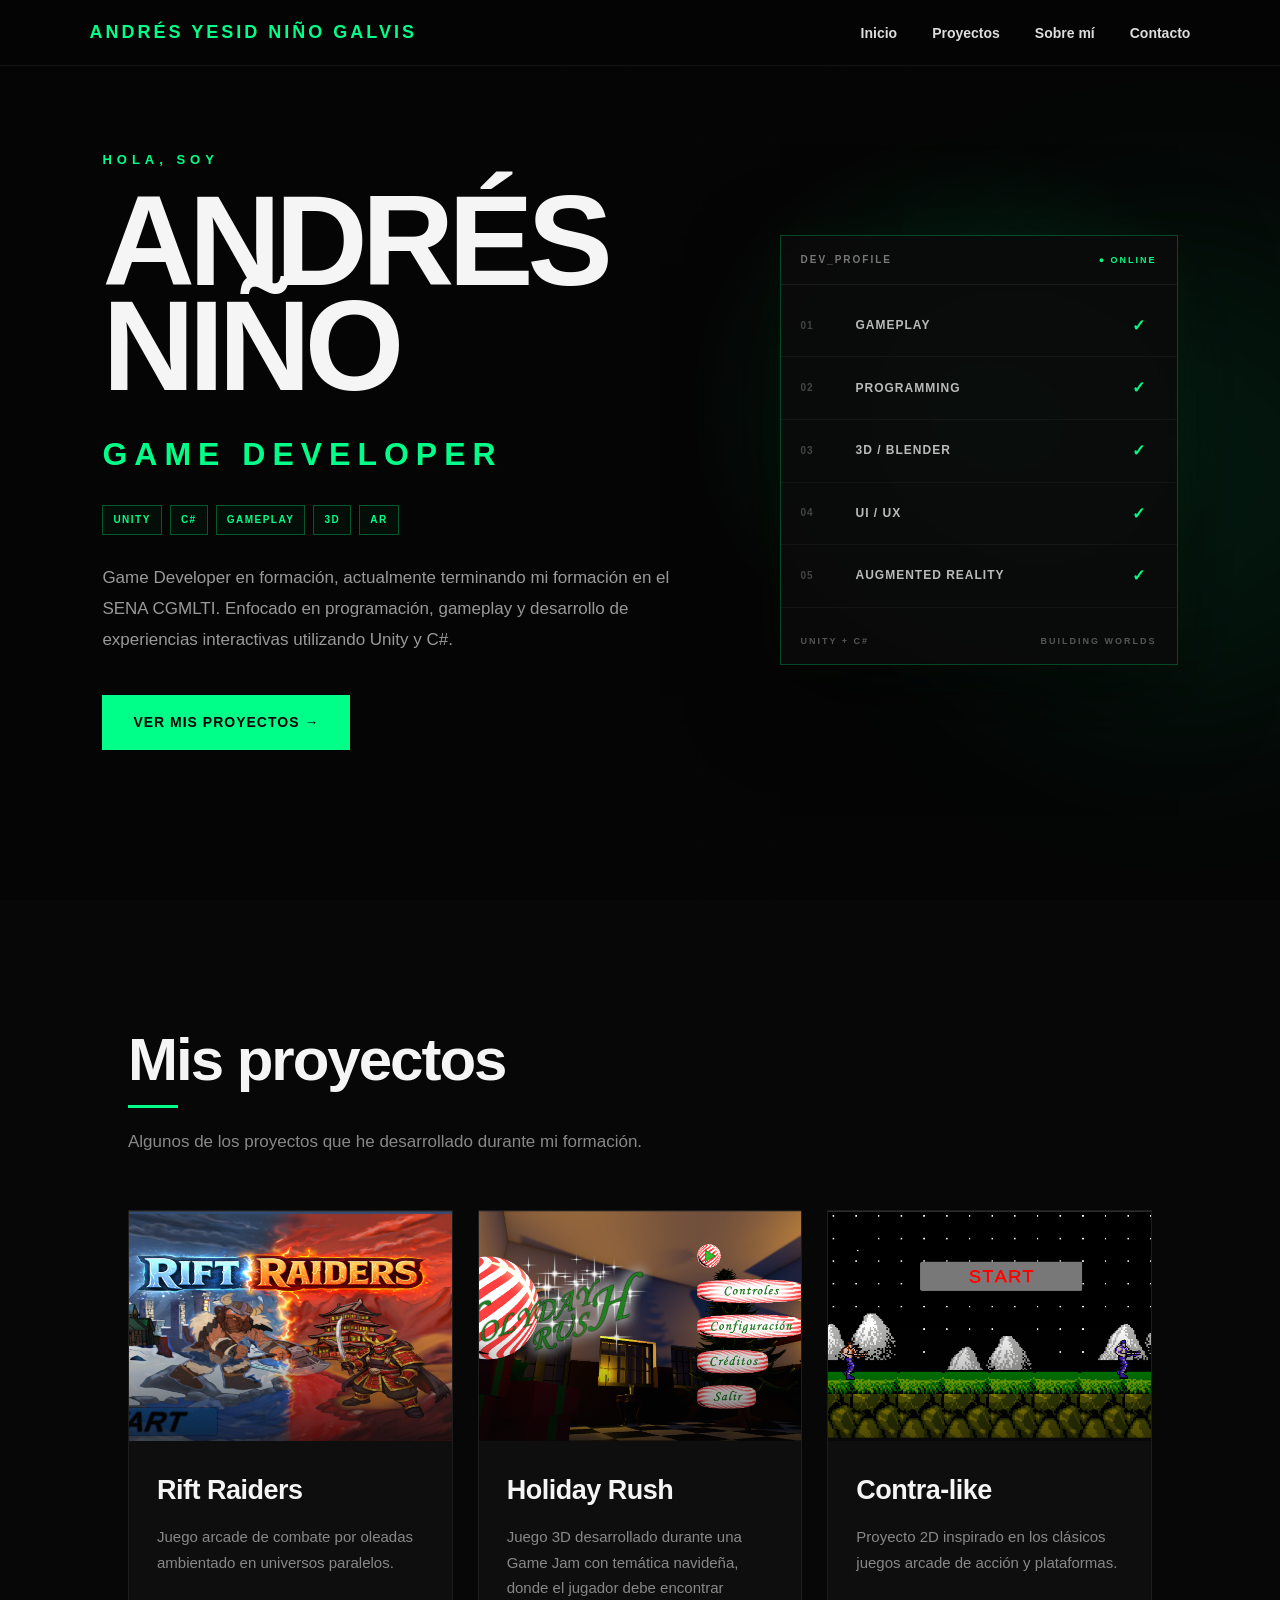
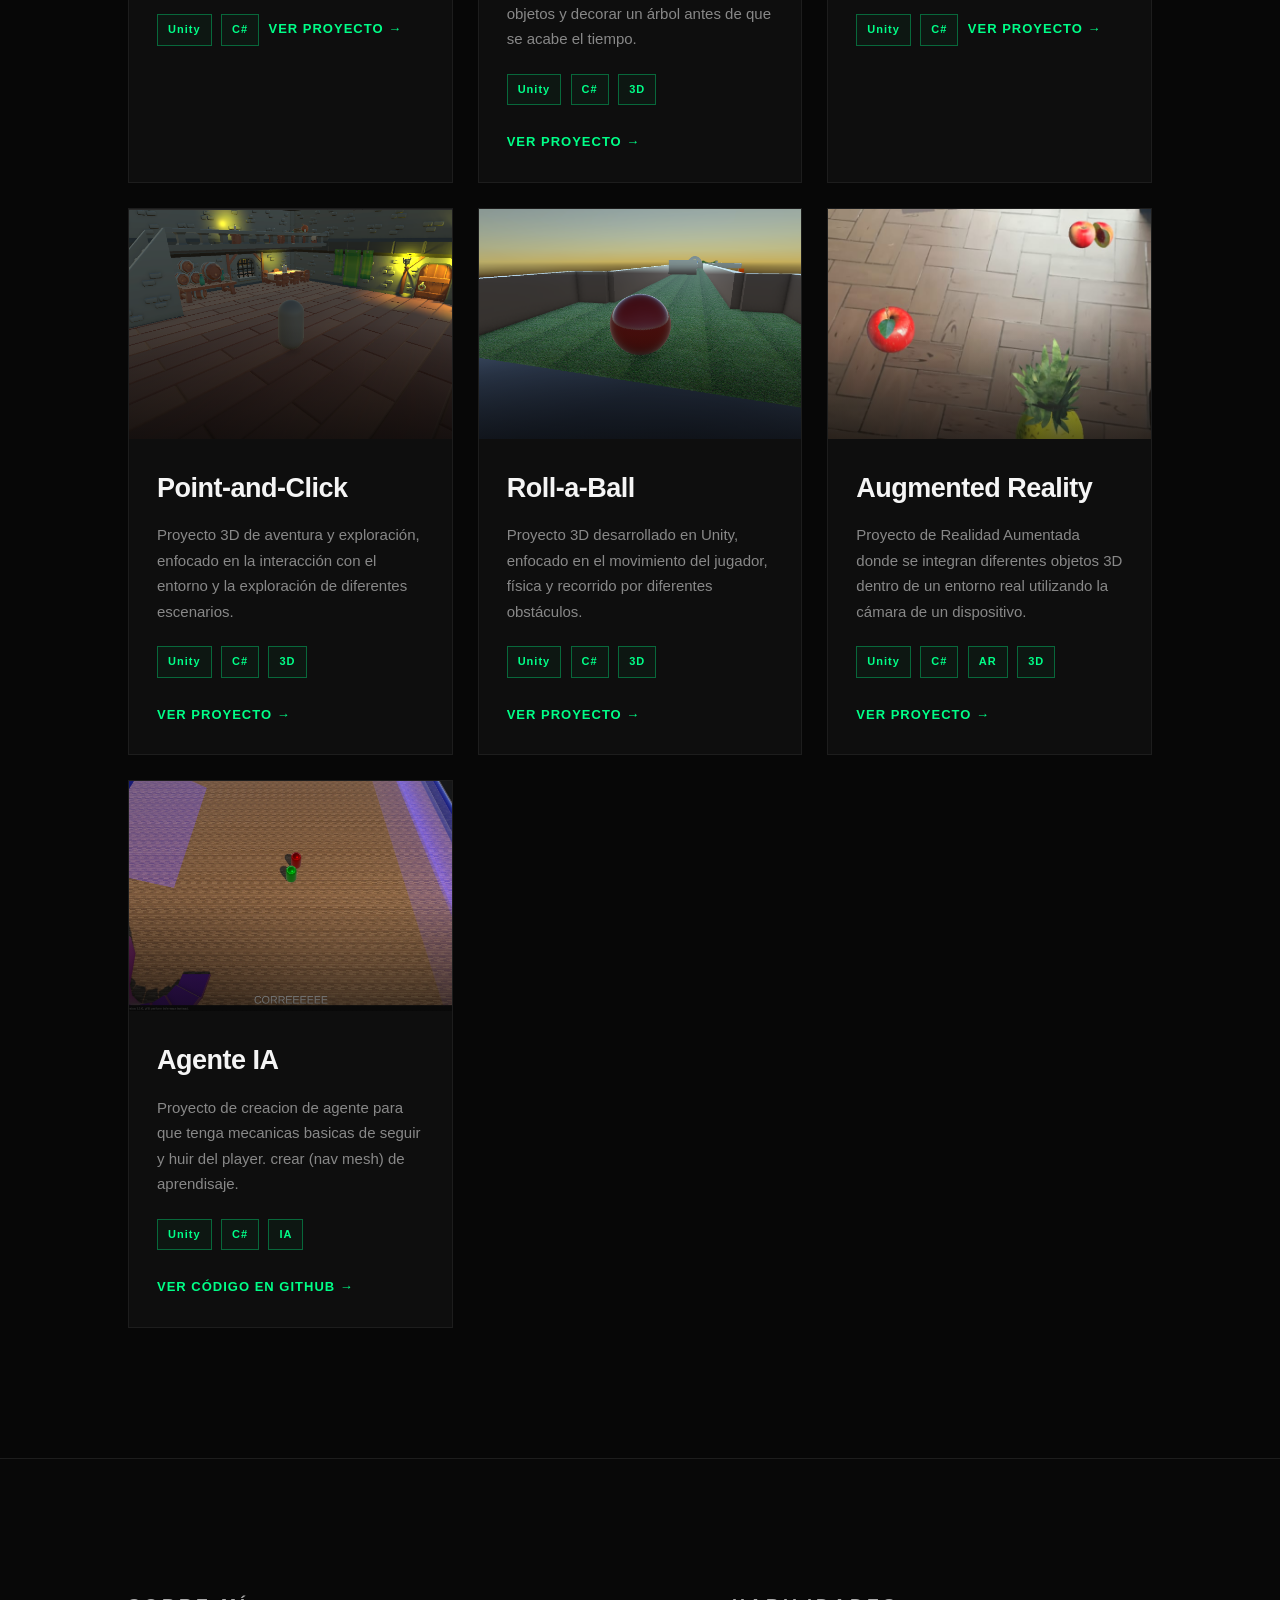
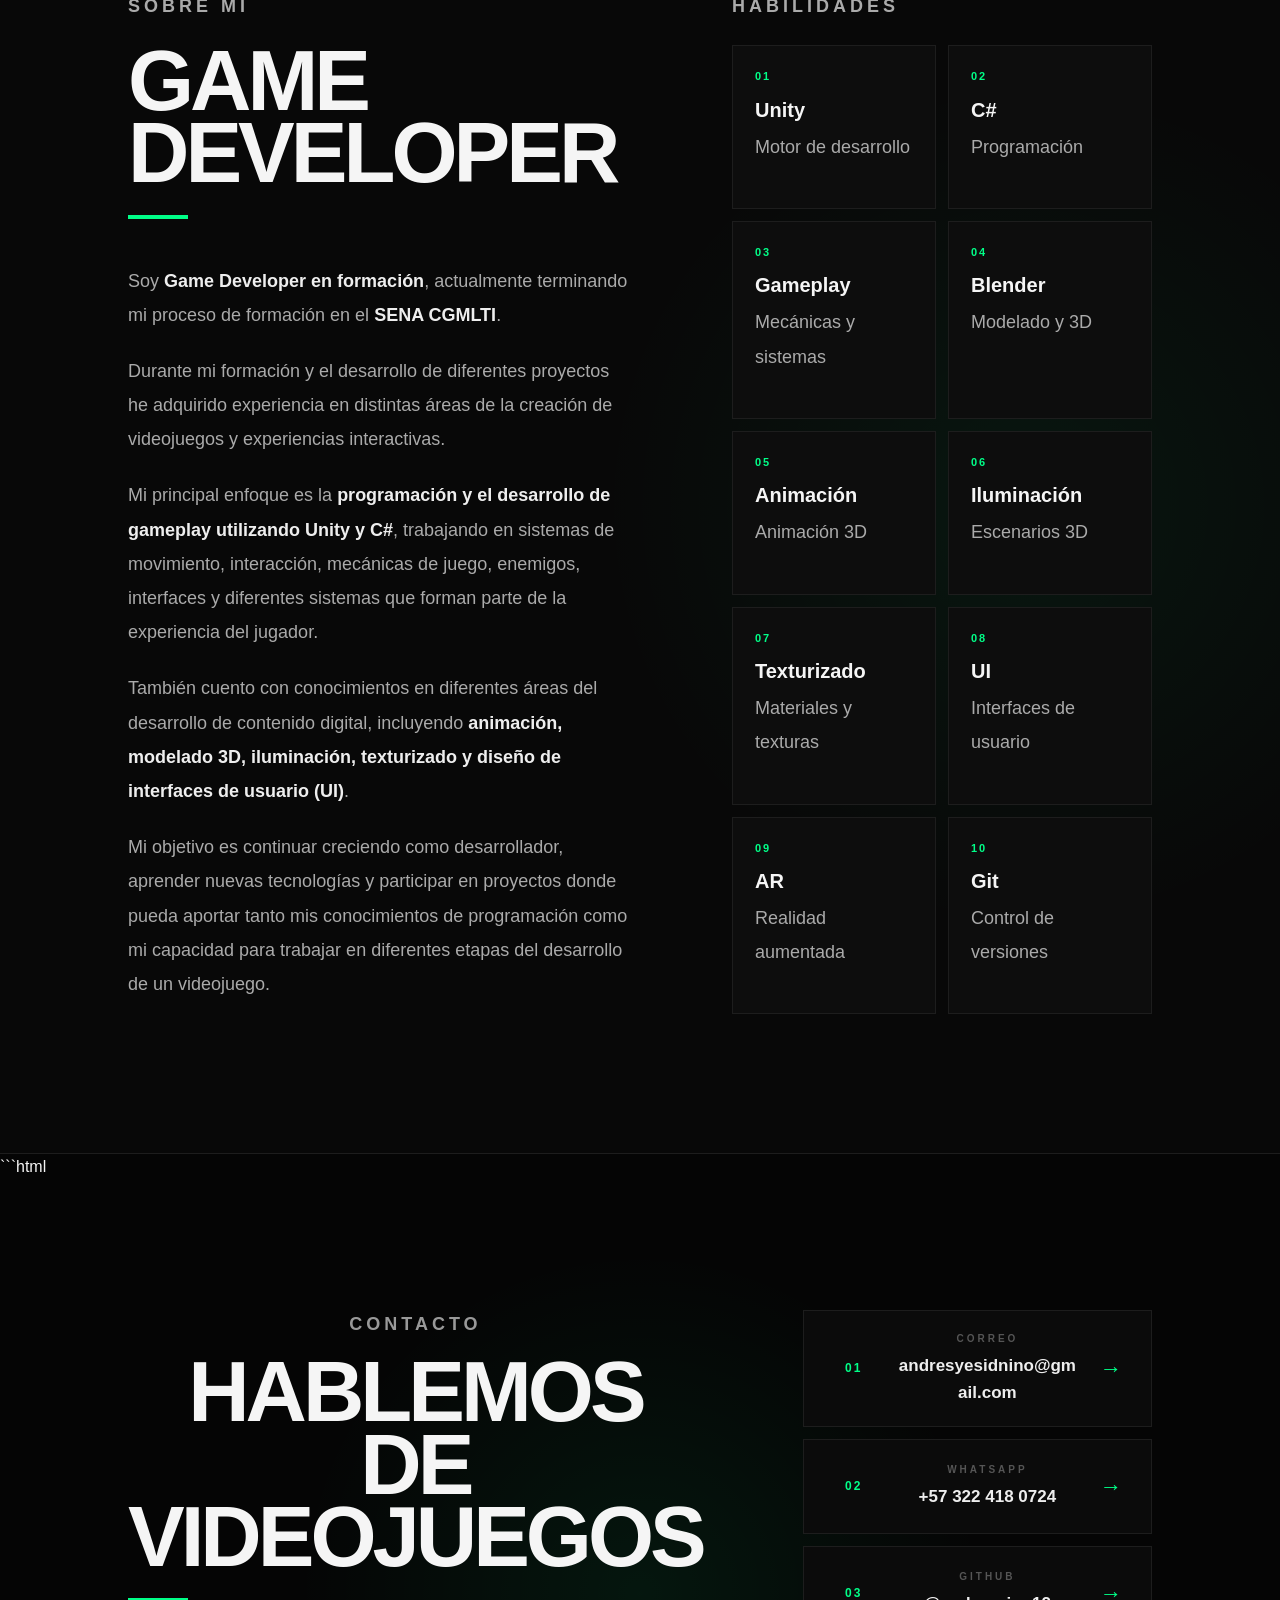
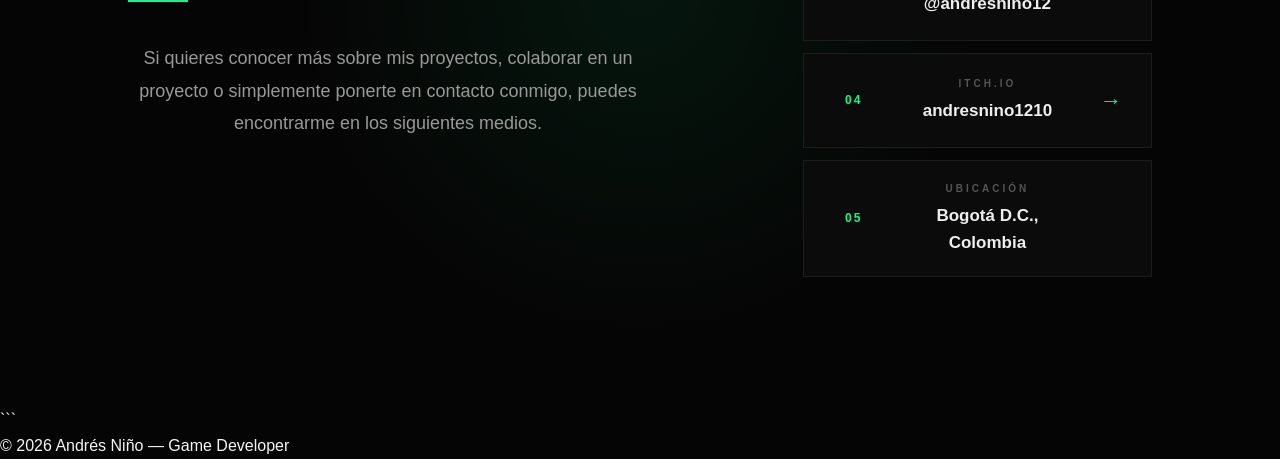
<file: index.html>
<!DOCTYPE html>
<html lang="es">
<head>
    <meta charset="UTF-8">
    <meta name="viewport" content="width=device-width, initial-scale=1.0">

    <title>Andrés Niño DEV | Game Developer</title>

    <link rel="stylesheet" href="style.css">
</head>

<body>

    <header>
        <nav>
            <h2>ANDRÉS YESID NIÑO GALVIS</h2>

            <ul>
                <li><a href="#inicio">Inicio</a></li>
                <li><a href="#proyectos">Proyectos</a></li>
                <li><a href="#sobre-mi">Sobre mí</a></li>
                <li><a href="#contacto">Contacto</a></li>
            </ul>
        </nav>
    </header>


    <main>

<!-- =====================================================
     HERO
====================================================== -->

<section id="inicio" class="hero">

    <div class="hero-content">

        <!-- TEXTO PRINCIPAL -->

        <div class="hero-text">

            <p class="small-text">
                HOLA, SOY
            </p>

            <h1>
                ANDRÉS<br>
                NIÑO
            </h1>

            <h2>
                GAME DEVELOPER
            </h2>

            <div class="hero-tags">

                <span>UNITY</span>
                <span>C#</span>
                <span>GAMEPLAY</span>
                <span>3D</span>
                <span>AR</span>

            </div>

            <p class="hero-description">
                Game Developer en formación, actualmente terminando
                mi formación en el SENA CGMLTI. Enfocado en programación,
                gameplay y desarrollo de experiencias interactivas
                utilizando Unity y C#.
            </p>

            <a href="#proyectos" class="button">
                VER MIS PROYECTOS →
            </a>

        </div>


        <!-- PANEL VISUAL -->

        <div class="hero-panel">

            <div class="panel-header">

                <span>
                    DEV_PROFILE
                </span>

                <span class="status">
                    ● ONLINE
                </span>

            </div>


            <div class="panel-content">

                <div class="panel-line">

                    <span class="line-number">
                        01
                    </span>

                    <span>
                        GAMEPLAY
                    </span>

                    <strong>
                        ✓
                    </strong>

                </div>


                <div class="panel-line">

                    <span class="line-number">
                        02
                    </span>

                    <span>
                        PROGRAMMING
                    </span>

                    <strong>
                        ✓
                    </strong>

                </div>


                <div class="panel-line">

                    <span class="line-number">
                        03
                    </span>

                    <span>
                        3D / BLENDER
                    </span>

                    <strong>
                        ✓
                    </strong>

                </div>


                <div class="panel-line">

                    <span class="line-number">
                        04
                    </span>

                    <span>
                        UI / UX
                    </span>

                    <strong>
                        ✓
                    </strong>

                </div>


                <div class="panel-line">

                    <span class="line-number">
                        05
                    </span>

                    <span>
                        AUGMENTED REALITY
                    </span>

                    <strong>
                        ✓
                    </strong>

                </div>

            </div>


            <div class="panel-footer">

                <span>
                    UNITY + C#
                </span>

                <span>
                    BUILDING WORLDS
                </span>

            </div>

        </div>

    </div>


    <!-- DECORACIÓN -->

    <div class="hero-grid"></div>

    <div class="hero-glow"></div>

</section>

        <!-- PROYECTOS -->

        <section id="proyectos">

            <h2>Mis proyectos</h2>

            <p class="section-description">
                Algunos de los proyectos que he desarrollado
                durante mi formación.
            </p>


            <div class="projects-container">


                <!-- RIFT RAIDERS -->

                <article class="project-card">

                    <div class="project-image">
                        <img src="img/rift-1.png" alt="Rift Raiders">
                    </div>

                    <div class="project-info">

                        <h3>Rift Raiders</h3>

                        <p>
                            Juego arcade de combate por oleadas
                            ambientado en universos paralelos.
                        </p>

                        <span>Unity</span>
                        <span>C#</span>

                        <a href="rift-raiders.html" class="project-button">
                            VER PROYECTO →
                        </a>

                    </div>

                </article>


                <!-- HOLIDAY RUSH -->

                <article class="project-card">

                    <div class="project-image">
                        <img src="img/christmas-1.png" alt="Holiday Rush">
                    </div>

                    <div class="project-info">

                        <h3>Holiday Rush</h3>

                        <p>
                            Juego 3D desarrollado durante una Game Jam
                            con temática navideña, donde el jugador debe
                            encontrar objetos y decorar un árbol antes
                            de que se acabe el tiempo.
                        </p>

                        <span>Unity</span>
                        <span>C#</span>
                        <span>3D</span>

                        <a href="holiday-rush.html" class="project-button">
                            VER PROYECTO →
                        </a>

                    </div>

                </article>


                <!-- CONTRA-LIKE -->

                <article class="project-card">

                    <div class="project-image">
                        <img src="img/contra-1.png" alt="Contra-like">
                    </div>

                    <div class="project-info">

                        <h3>Contra-like</h3>

                        <p>
                            Proyecto 2D inspirado en los clásicos
                            juegos arcade de acción y plataformas.
                        </p>

                        <span>Unity</span>
                        <span>C#</span>

                        <a href="contra.html" class="project-button">
                            VER PROYECTO →
                        </a>

                    </div>

                </article>


                <!-- POINT-TO-CLICK -->

                <article class="project-card">

                    <div class="project-image">
                        <img src="img/point-1.png" alt="Point-and-Click">
                    </div>

                    <div class="project-info">

                        <h3>Point-and-Click</h3>

                        <p>
                            Proyecto 3D de aventura y exploración,
                            enfocado en la interacción con el entorno
                            y la exploración de diferentes escenarios.
                        </p>

                        <span>Unity</span>
                        <span>C#</span>
                        <span>3D</span>

                        <a href="point-to-click.html" class="project-button">
                            VER PROYECTO →
                        </a>

                    </div>

                </article>


                <!-- ROLL-A-BALL -->

                <article class="project-card">

                    <div class="project-image">
                        <img src="img/roll-1.png" alt="Roll-a-Ball">
                    </div>

                    <div class="project-info">

                        <h3>Roll-a-Ball</h3>

                        <p>
                            Proyecto 3D desarrollado en Unity,
                            enfocado en el movimiento del jugador,
                            física y recorrido por diferentes obstáculos.
                        </p>

                        <span>Unity</span>
                        <span>C#</span>
                        <span>3D</span>

                        <a href="roll-a-ball.html" class="project-button">
                            VER PROYECTO →
                        </a>

                    </div>

                </article>
                
                <!-- AUGMENTED REALITY -->

<article class="project-card">

    <div class="project-image">
        <img src="img/ar-1.jpeg" alt="Augmented Reality">
    </div>

    <div class="project-info">

        <h3>Augmented Reality</h3>

        <p>
            Proyecto de Realidad Aumentada donde se integran
            diferentes objetos 3D dentro de un entorno real
            utilizando la cámara de un dispositivo.
        </p>

        <span>Unity</span>
        <span>C#</span>
        <span>AR</span>
        <span>3D</span>

        <a href="ar.html" class="project-button">
            VER PROYECTO →
        </a>

    </div>

</article>
                                <!-- AGENTE IA -->

                <article class="project-card">

                    <div class="project-image">
                        <img src="img/agente-ia.png" alt="Agente IA">
                    </div>

                    <div class="project-info">

                        <h3>Agente IA</h3>

                        <p>
                            Proyecto de creacion de agente para que
                            tenga mecanicas basicas de seguir y huir
                            del player. crear (nav mesh) de aprendisaje.
                        </p>

                        <span>Unity</span>
                        <span>C#</span>
                        <span>IA</span>

                        <a href="https://github.com/andresnino12/Agente-IA-"
                           target="_blank"
                           rel="noopener noreferrer"
                           class="project-button">
                            VER CÓDIGO EN GITHUB →
                        </a>

                    </div>

                </article>


            </div>

        </section>


        <!-- SOBRE MÍ -->

<section id="sobre-mi">

    <div class="about-container">

        <!-- DESCRIPCIÓN -->

        <div class="about-text">

            <p class="about-label">
                SOBRE MÍ
            </p>

            <h2>
                GAME<br>
                DEVELOPER
            </h2>

            <p>
                Soy <strong>Game Developer en formación</strong>,
                actualmente terminando mi proceso de formación en el
                <strong>SENA CGMLTI</strong>.
            </p>

            <p>
                Durante mi formación y el desarrollo de diferentes
                proyectos he adquirido experiencia en distintas áreas
                de la creación de videojuegos y experiencias interactivas.
            </p>

            <p>
                Mi principal enfoque es la <strong>programación y el
                desarrollo de gameplay utilizando Unity y C#</strong>,
                trabajando en sistemas de movimiento, interacción,
                mecánicas de juego, enemigos, interfaces y diferentes
                sistemas que forman parte de la experiencia del jugador.
            </p>

            <p>
                También cuento con conocimientos en diferentes áreas
                del desarrollo de contenido digital, incluyendo
                <strong>animación, modelado 3D, iluminación,
                texturizado y diseño de interfaces de usuario (UI)</strong>.
            </p>

            <p>
                Mi objetivo es continuar creciendo como desarrollador,
                aprender nuevas tecnologías y participar en proyectos
                donde pueda aportar tanto mis conocimientos de
                programación como mi capacidad para trabajar en
                diferentes etapas del desarrollo de un videojuego.
            </p>

        </div>


        <!-- HABILIDADES -->

        <div class="about-skills">

            <p class="about-label">
                HABILIDADES
            </p>

            <div class="skills-grid">

                <div class="skill">
                    <span>01</span>
                    <h3>Unity</h3>
                    <p>Motor de desarrollo</p>
                </div>

                <div class="skill">
                    <span>02</span>
                    <h3>C#</h3>
                    <p>Programación</p>
                </div>

                <div class="skill">
                    <span>03</span>
                    <h3>Gameplay</h3>
                    <p>Mecánicas y sistemas</p>
                </div>

                <div class="skill">
                    <span>04</span>
                    <h3>Blender</h3>
                    <p>Modelado y 3D</p>
                </div>

                <div class="skill">
                    <span>05</span>
                    <h3>Animación</h3>
                    <p>Animación 3D</p>
                </div>

                <div class="skill">
                    <span>06</span>
                    <h3>Iluminación</h3>
                    <p>Escenarios 3D</p>
                </div>

                <div class="skill">
                    <span>07</span>
                    <h3>Texturizado</h3>
                    <p>Materiales y texturas</p>
                </div>

                <div class="skill">
                    <span>08</span>
                    <h3>UI</h3>
                    <p>Interfaces de usuario</p>
                </div>

                <div class="skill">
                    <span>09</span>
                    <h3>AR</h3>
                    <p>Realidad aumentada</p>
                </div>

                <div class="skill">
                    <span>10</span>
                    <h3>Git</h3>
                    <p>Control de versiones</p>
                </div>

            </div>

        </div>

    </div>

</section>

```html
<!-- CONTACTO -->

<section id="contacto">

    <div class="contact-container">

        <div class="contact-header">

            <p class="about-label">
                CONTACTO
            </p>

            <h2>
                HABLEMOS<br>
                DE VIDEOJUEGOS
            </h2>

            <p>
                Si quieres conocer más sobre mis proyectos,
                colaborar en un proyecto o simplemente ponerte
                en contacto conmigo, puedes encontrarme en
                los siguientes medios.
            </p>

        </div>


        <div class="contact-info">


            <!-- CORREO -->

            <a
                href="mailto:andresyesidnino@gmail.com"
                class="contact-card">

                <span class="contact-number">
                    01
                </span>

                <div>

                    <small>
                        CORREO
                    </small>

                    <h3>
                        andresyesidnino@gmail.com
                    </h3>

                </div>

                <span class="contact-arrow">
                    →
                </span>

            </a>


            <!-- WHATSAPP -->

            <a
                href="https://wa.me/573224180724"
                target="_blank"
                class="contact-card">

                <span class="contact-number">
                    02
                </span>

                <div>

                    <small>
                        WHATSAPP
                    </small>

                    <h3>
                        +57 322 418 0724
                    </h3>

                </div>

                <span class="contact-arrow">
                    →
                </span>

            </a>


            <!-- GITHUB -->

            <a
                href="https://github.com/andresnino12"
                target="_blank"
                class="contact-card">

                <span class="contact-number">
                    03
                </span>

                <div>

                    <small>
                        GITHUB
                    </small>

                    <h3>
                        @andresnino12
                    </h3>

                </div>

                <span class="contact-arrow">
                    →
                </span>

            </a>


            <!-- ITCH.IO -->

            <a
                href="https://andresnino1210.itch.io"
                target="_blank"
                class="contact-card">

                <span class="contact-number">
                    04
                </span>

                <div>

                    <small>
                        ITCH.IO
                    </small>

                    <h3>
                        andresnino1210
                    </h3>

                </div>

                <span class="contact-arrow">
                    →
                </span>

            </a>


            <!-- UBICACIÓN -->

            <div class="contact-card contact-location">

                <span class="contact-number">
                    05
                </span>

                <div>

                    <small>
                        UBICACIÓN
                    </small>

                    <h3>
                        Bogotá D.C., Colombia
                    </h3>

                </div>

            </div>


        </div>

    </div>

</section>
```


    <!-- FOOTER -->

    <footer>

        <p>
            © 2026 Andrés Niño — Game Developer
        </p>

    </footer>


</body>
</html>
</file>
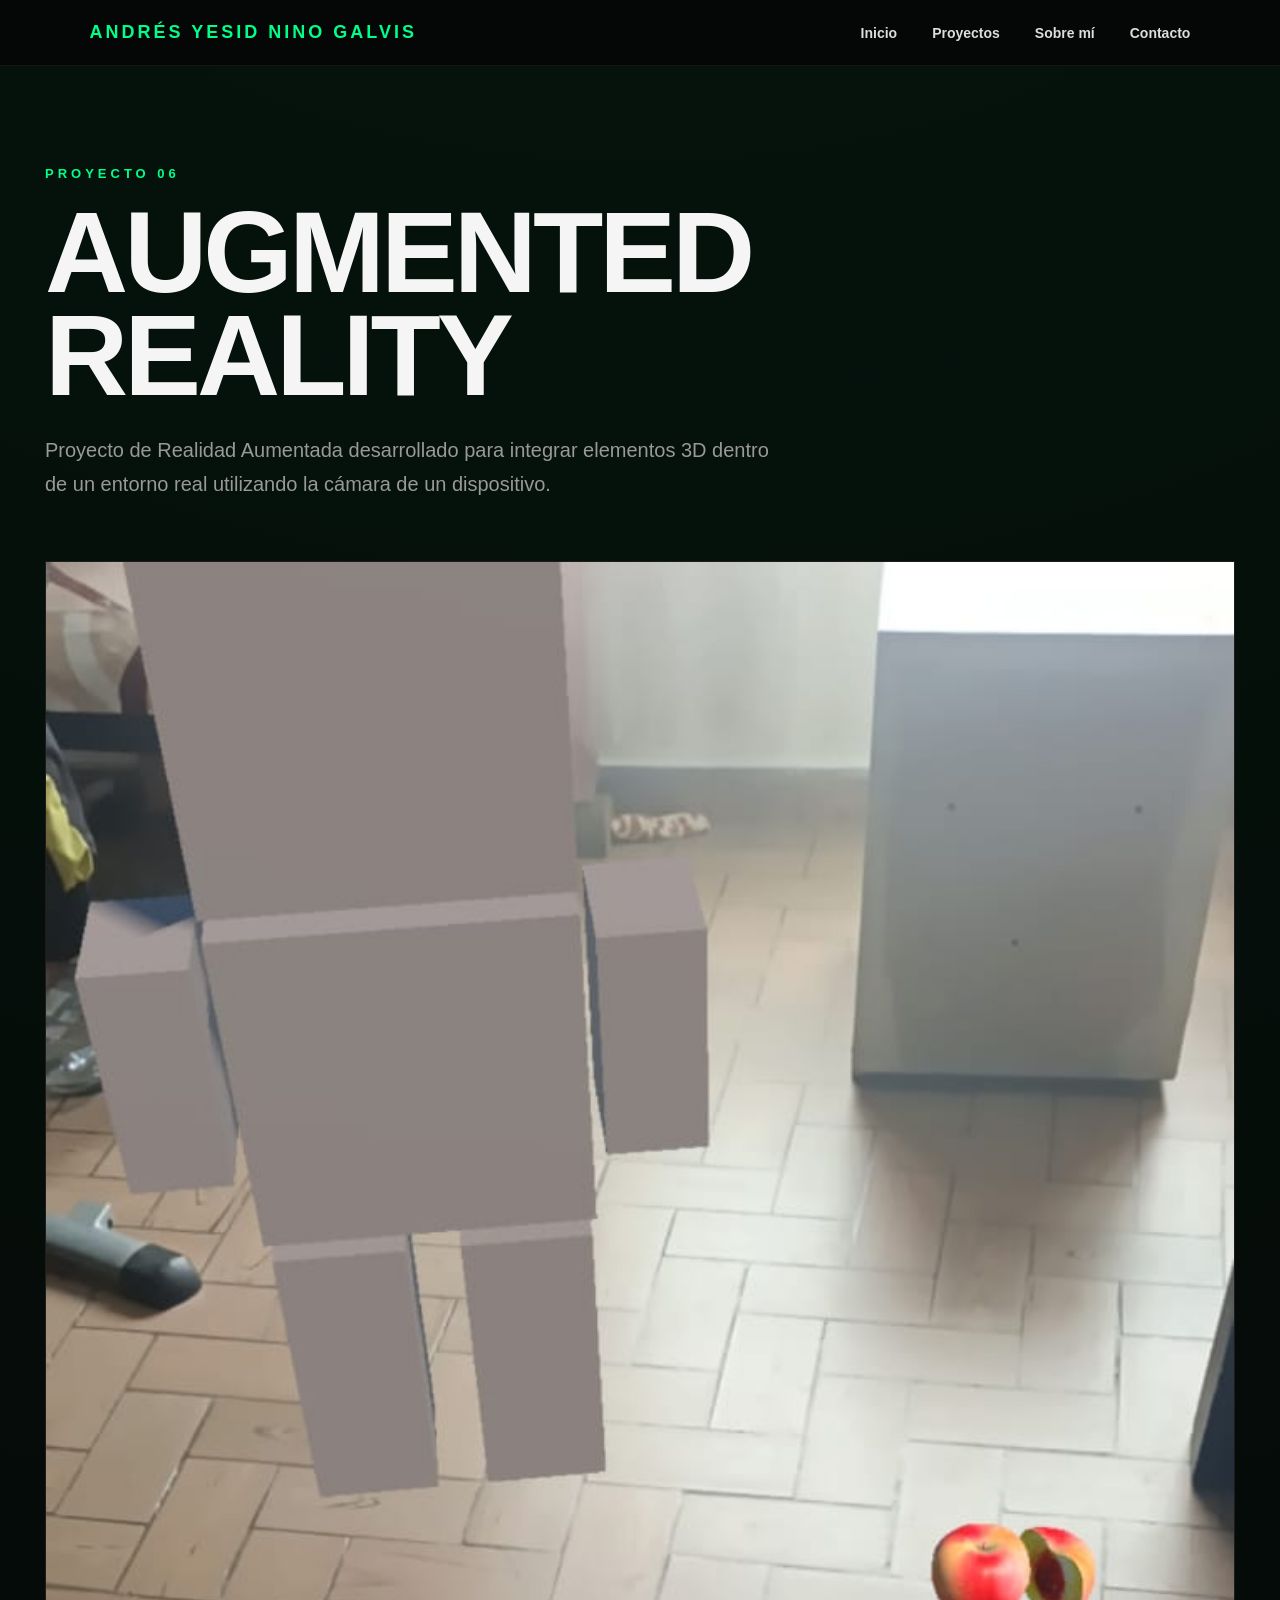
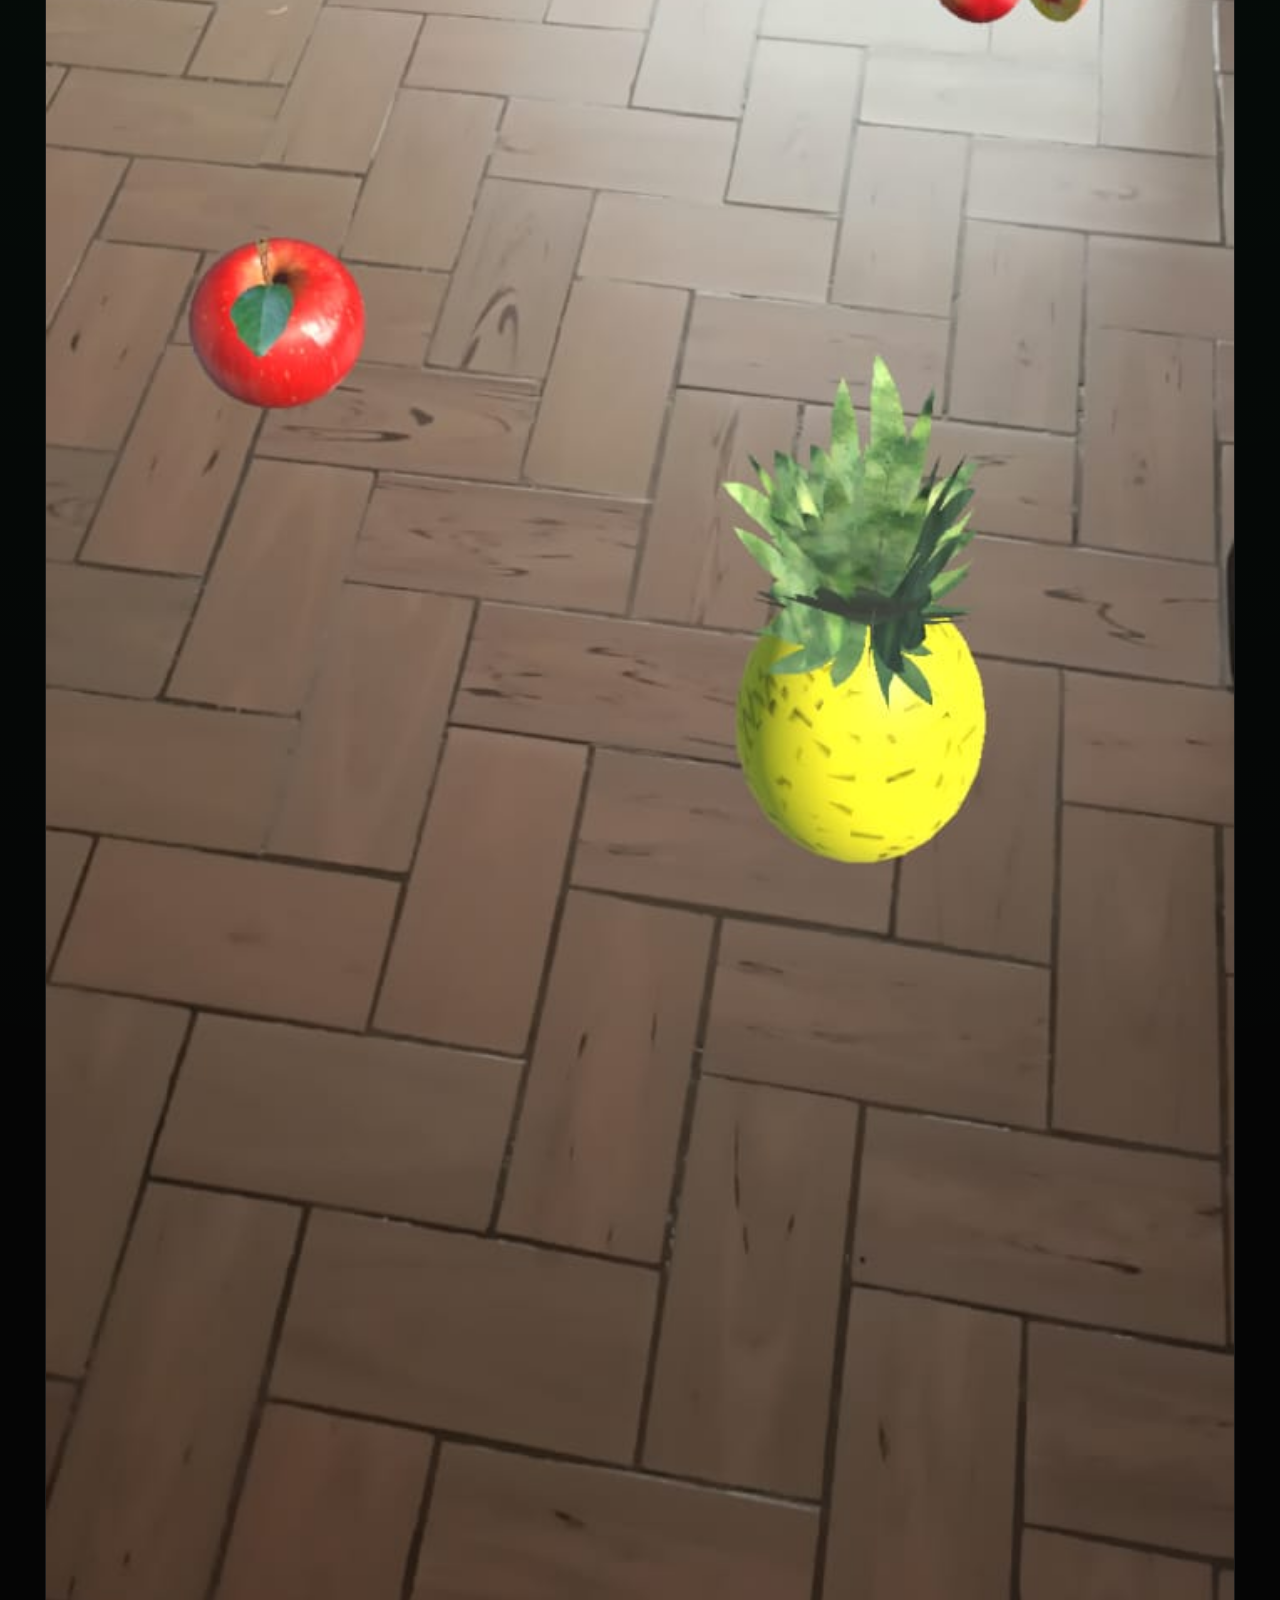
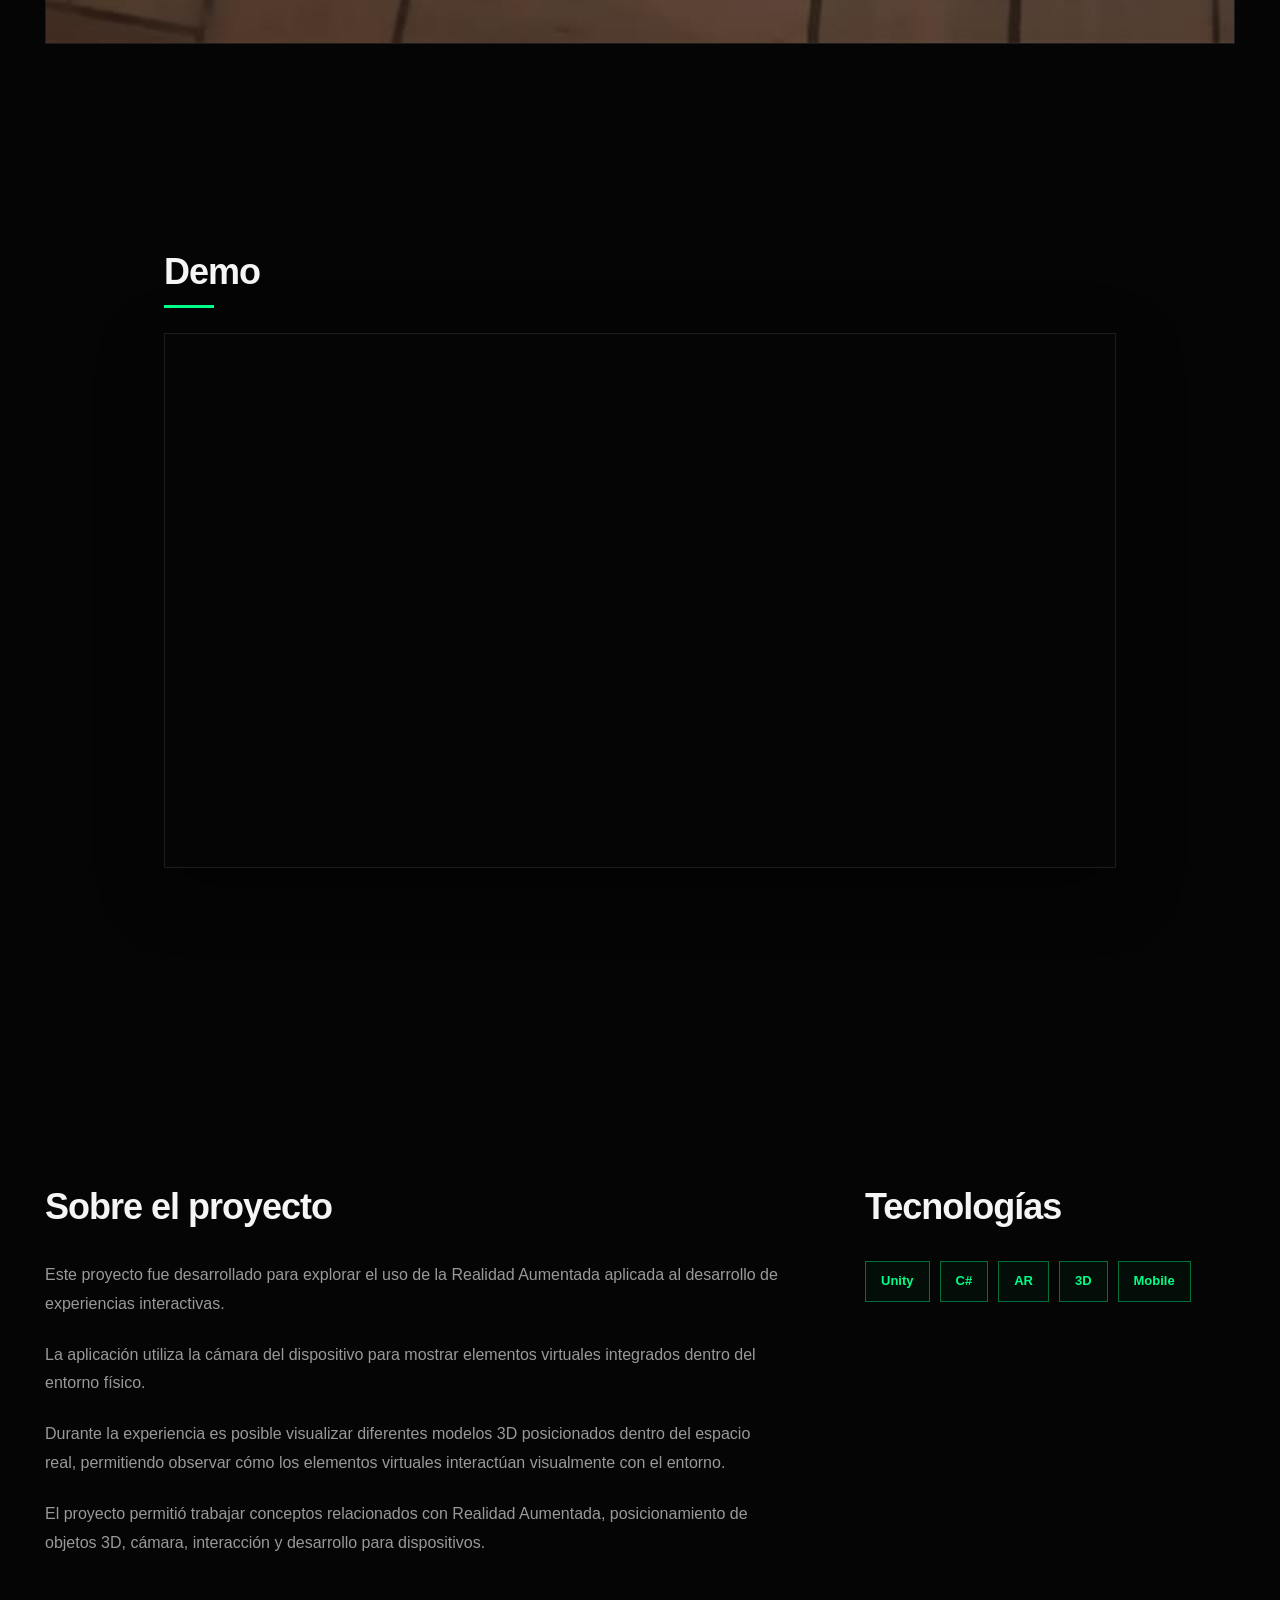
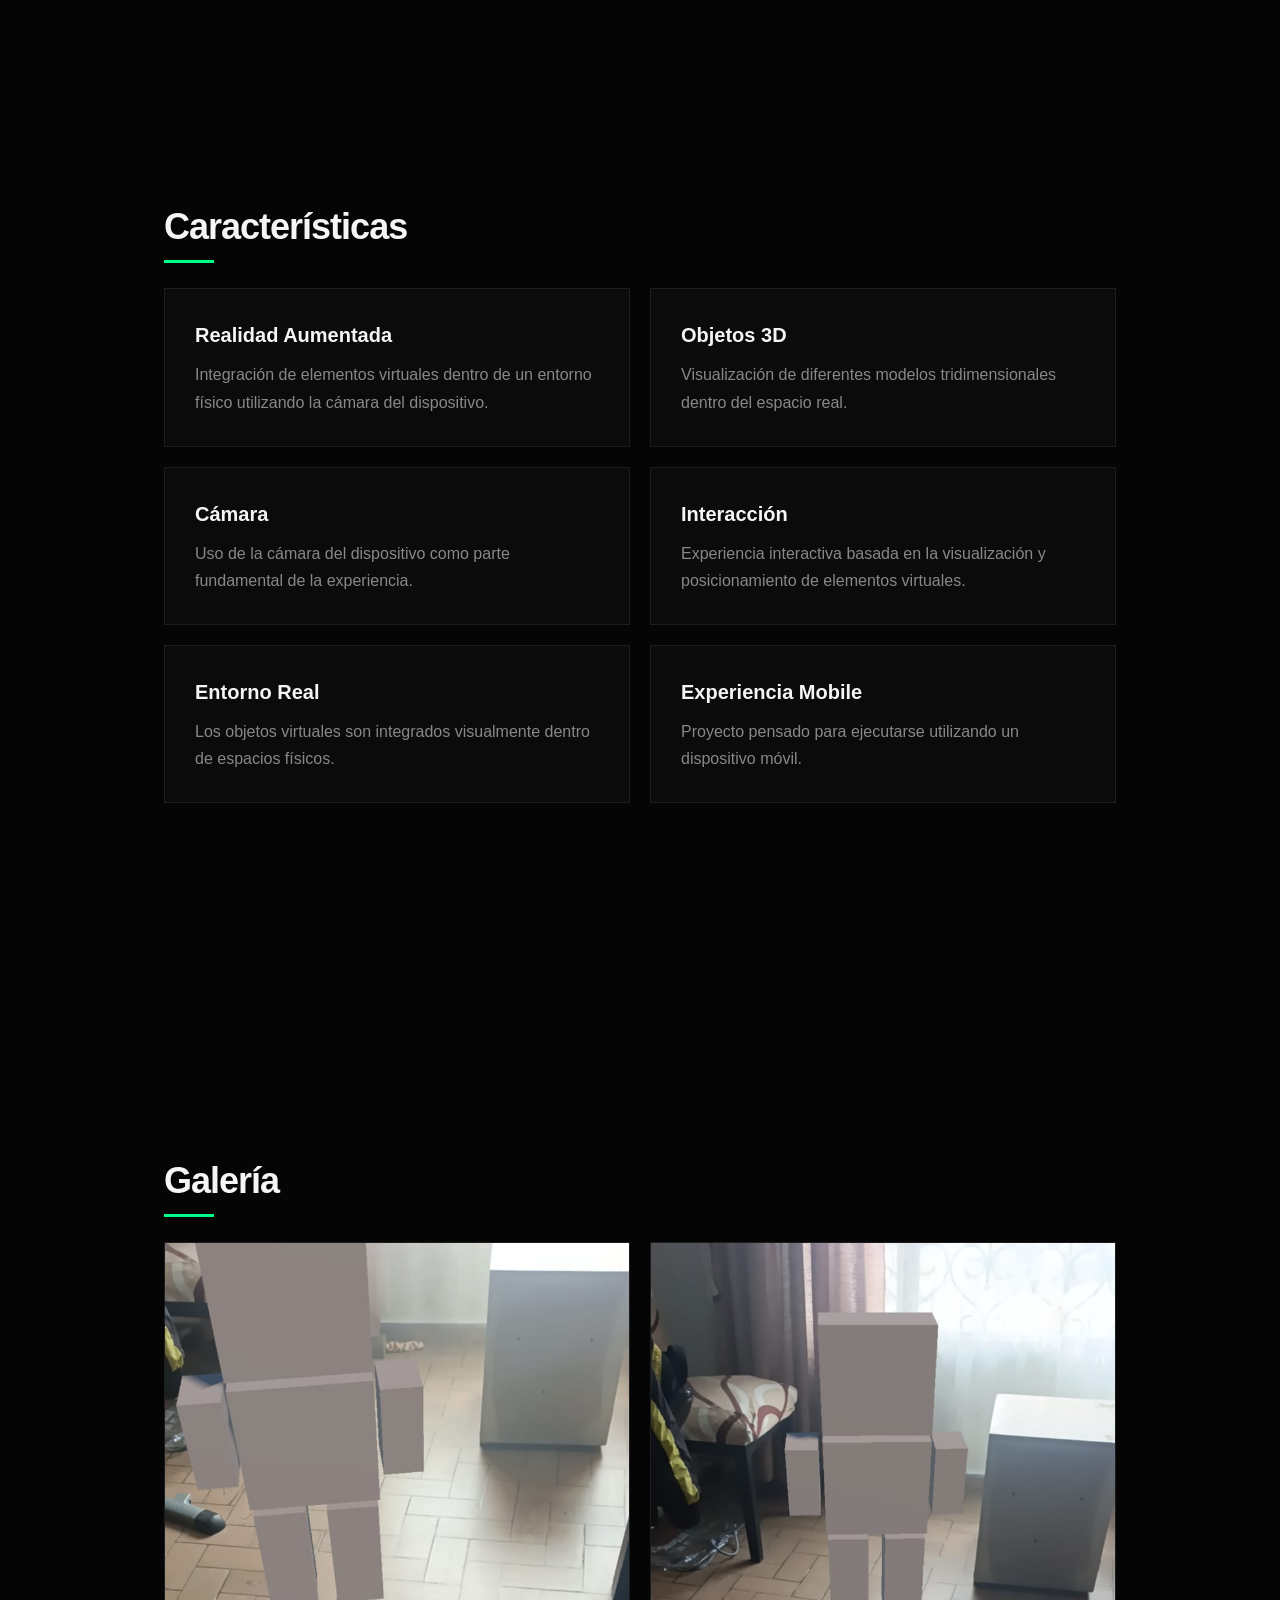
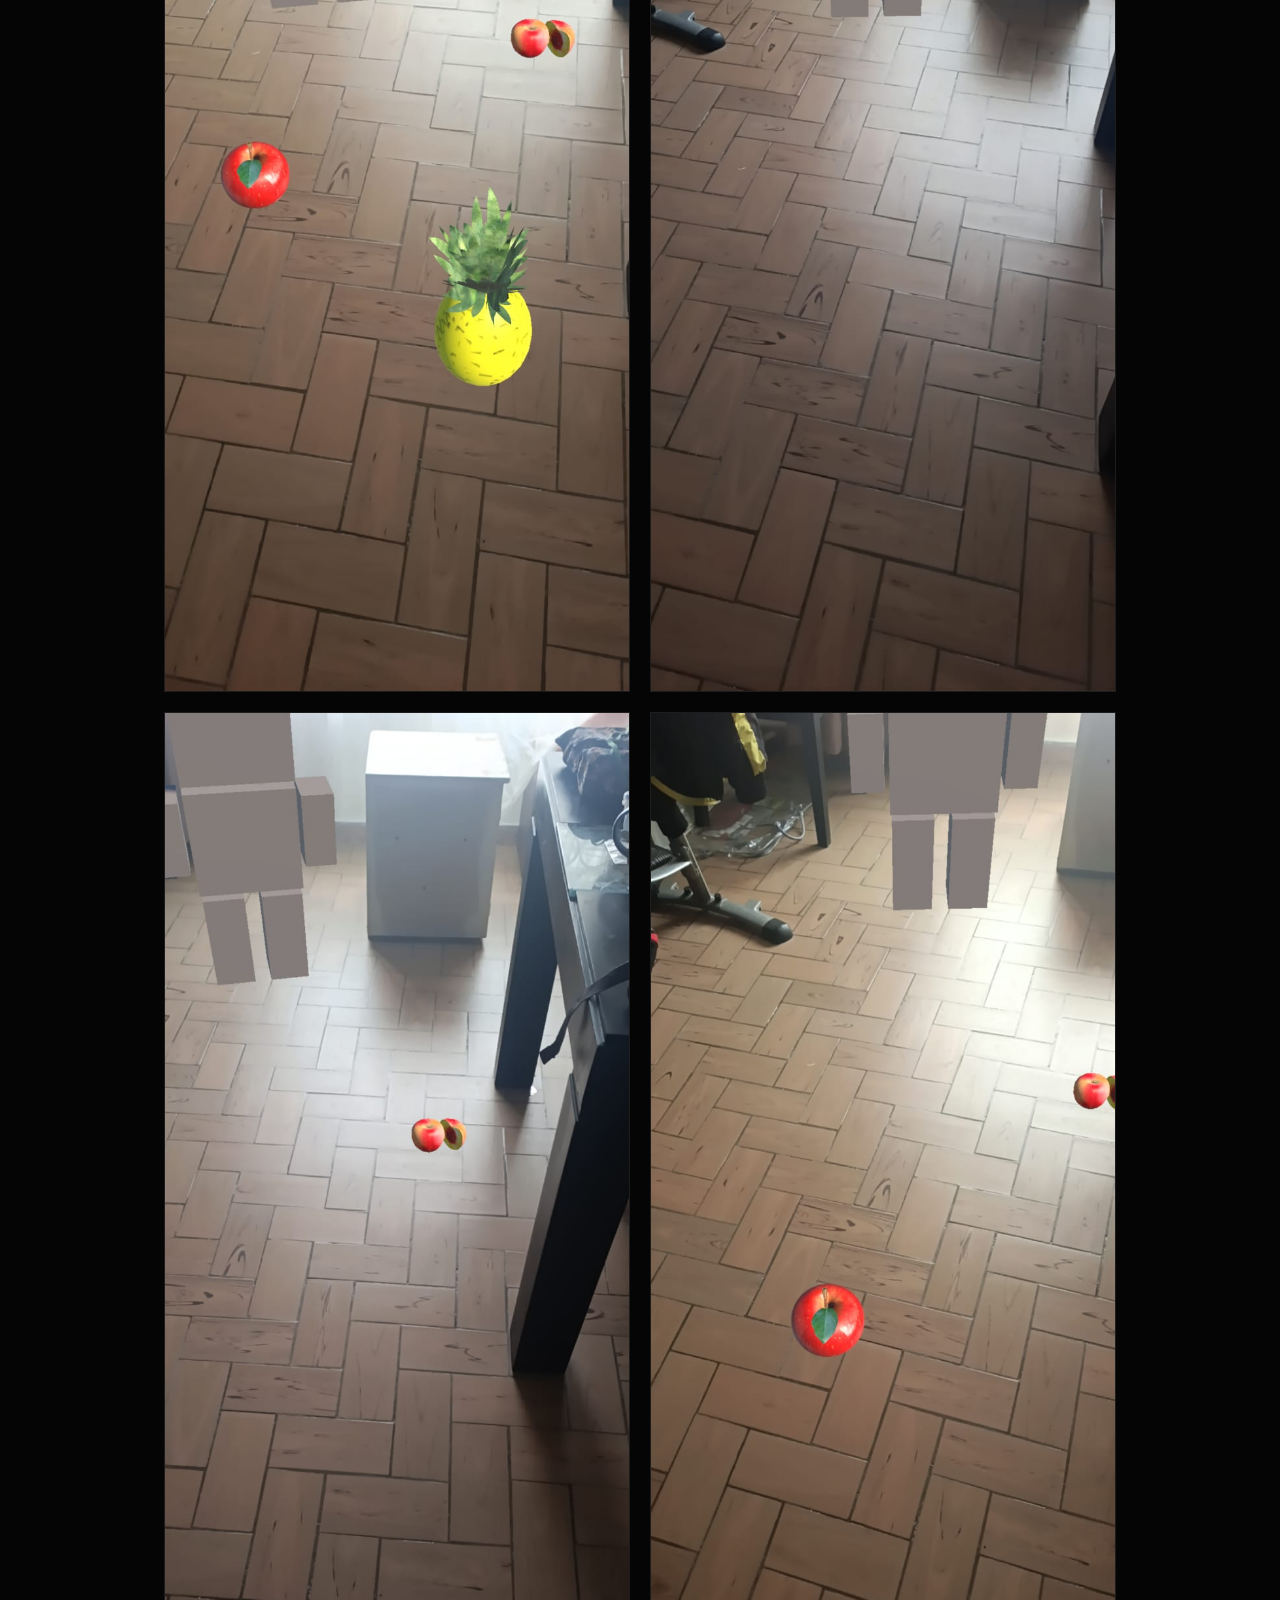
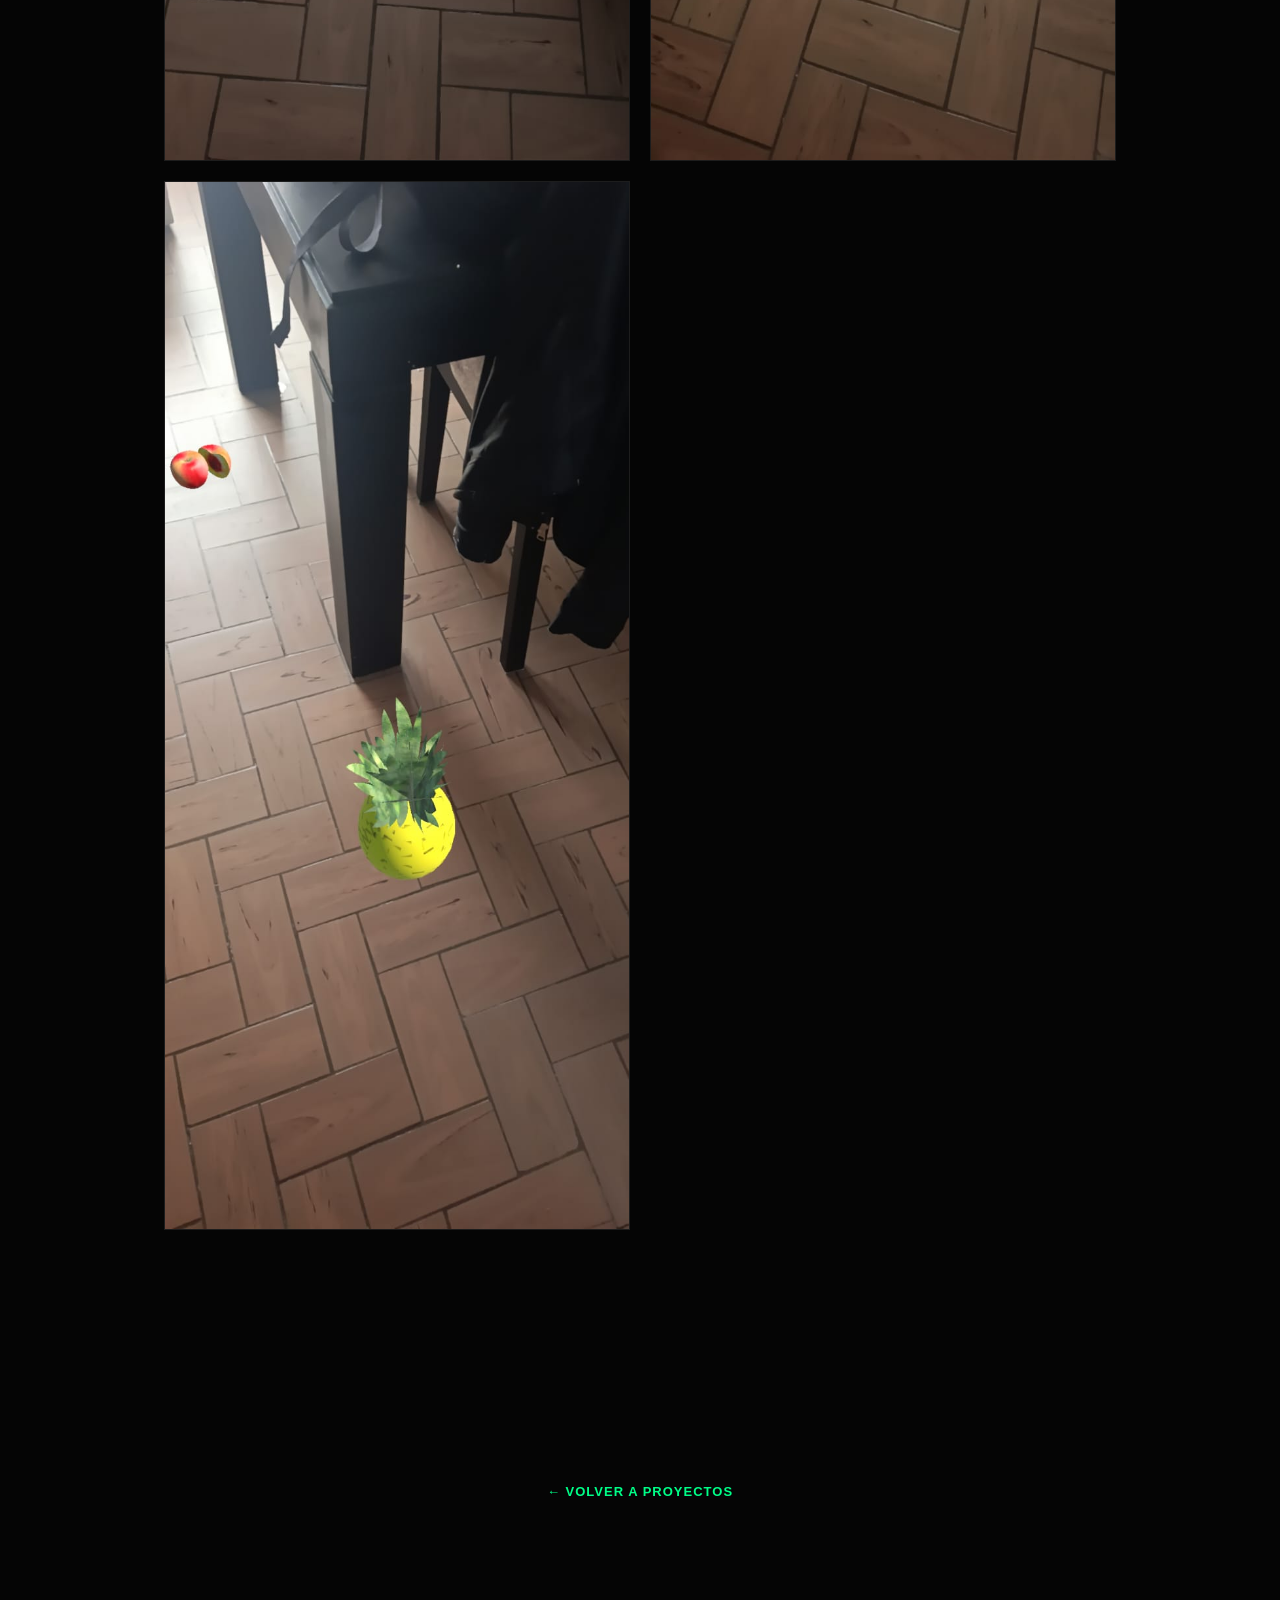
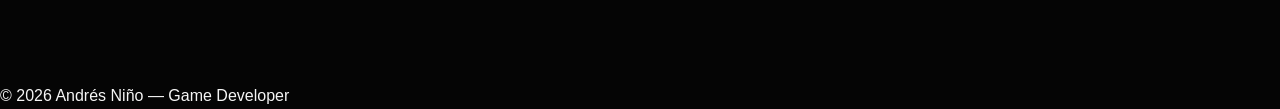
<file: ar.html>
<!DOCTYPE html>
<html lang="es">

<head>

    <meta charset="UTF-8">

    <meta name="viewport"
          content="width=device-width, initial-scale=1.0">

    <title>Augmented Reality | Andrés Niño</title>

    <link rel="stylesheet" href="style.css">

</head>


<body>


    <!-- =====================================================
         HEADER
    ====================================================== -->

    <header>

        <nav>

            <h2>
                ANDRÉS YESID NINO GALVIS
            </h2>

            <ul>

                <li>
                    <a href="index.html">
                        Inicio
                    </a>
                </li>

                <li>
                    <a href="index.html#proyectos">
                        Proyectos
                    </a>
                </li>

                <li>
                    <a href="index.html#sobre-mi">
                        Sobre mí
                    </a>
                </li>

                <li>
                    <a href="index.html#contacto">
                        Contacto
                    </a>
                </li>

            </ul>

        </nav>

    </header>



    <!-- =====================================================
         PROYECTO
    ====================================================== -->

    <main class="project-detail">


        <span class="project-number">
            PROYECTO 06
        </span>


        <h1>
            AUGMENTED<br>
            REALITY
        </h1>


        <p class="project-subtitle">

            Proyecto de Realidad Aumentada desarrollado para
            integrar elementos 3D dentro de un entorno real
            utilizando la cámara de un dispositivo.

        </p>



        <!-- =================================================
             IMAGEN PRINCIPAL
        ================================================== -->

        <div class="main-project-image">

            <img
                src="img/ar-1.jpeg"
                alt="Augmented Reality"
            >

        </div>



        <!-- =================================================
             VIDEO
        ================================================== -->

        <section class="project-section">

            <h2>
                Demo
            </h2>


            <div class="project-video">

                <iframe
                    src="https://www.youtube.com/embed/HfkBbKTAUrg"
                    title="Augmented Reality Demo"
                    allowfullscreen>
                </iframe>

            </div>

        </section>



        <!-- =================================================
             INFORMACIÓN
        ================================================== -->

        <div class="project-content">


            <div>

                <h2>
                    Sobre el proyecto
                </h2>


                <p>

                    Este proyecto fue desarrollado para explorar
                    el uso de la Realidad Aumentada aplicada al
                    desarrollo de experiencias interactivas.

                </p>


                <p>

                    La aplicación utiliza la cámara del dispositivo
                    para mostrar elementos virtuales integrados
                    dentro del entorno físico.

                </p>


                <p>

                    Durante la experiencia es posible visualizar
                    diferentes modelos 3D posicionados dentro del
                    espacio real, permitiendo observar cómo los
                    elementos virtuales interactúan visualmente
                    con el entorno.

                </p>


                <p>

                    El proyecto permitió trabajar conceptos
                    relacionados con Realidad Aumentada,
                    posicionamiento de objetos 3D, cámara,
                    interacción y desarrollo para dispositivos.

                </p>

            </div>



            <!-- =================================================
                 TECNOLOGÍAS
            ================================================== -->

            <div>

                <h2>
                    Tecnologías
                </h2>


                <div class="technology-list">

                    <span>
                        Unity
                    </span>

                    <span>
                        C#
                    </span>

                    <span>
                        AR
                    </span>

                    <span>
                        3D
                    </span>

                    <span>
                        Mobile
                    </span>

                </div>

            </div>

        </div>



        <!-- =================================================
             CARACTERÍSTICAS
        ================================================== -->

        <section class="project-section">

            <h2>
                Características
            </h2>


            <div class="features">


                <div>

                    <h3>
                        Realidad Aumentada
                    </h3>

                    <p>

                        Integración de elementos virtuales
                        dentro de un entorno físico utilizando
                        la cámara del dispositivo.

                    </p>

                </div>



                <div>

                    <h3>
                        Objetos 3D
                    </h3>

                    <p>

                        Visualización de diferentes modelos
                        tridimensionales dentro del espacio real.

                    </p>

                </div>



                <div>

                    <h3>
                        Cámara
                    </h3>

                    <p>

                        Uso de la cámara del dispositivo como
                        parte fundamental de la experiencia.

                    </p>

                </div>



                <div>

                    <h3>
                        Interacción
                    </h3>

                    <p>

                        Experiencia interactiva basada en la
                        visualización y posicionamiento de
                        elementos virtuales.

                    </p>

                </div>



                <div>

                    <h3>
                        Entorno Real
                    </h3>

                    <p>

                        Los objetos virtuales son integrados
                        visualmente dentro de espacios físicos.

                    </p>

                </div>



                <div>

                    <h3>
                        Experiencia Mobile
                    </h3>

                    <p>

                        Proyecto pensado para ejecutarse
                        utilizando un dispositivo móvil.

                    </p>

                </div>


            </div>

        </section>



        <!-- =================================================
             GALERÍA
        ================================================== -->

        <section class="project-section">

            <h2>
                Galería
            </h2>


            <div class="gallery">


                <img
                    src="img/ar-1.jpeg"
                    alt="Augmented Reality - Escenario"
                >


                <img
                    src="img/ar-2.jpeg"
                    alt="Augmented Reality - Modelo 3D"
                >


                <img
                    src="img/ar-3.jpeg"
                    alt="Augmented Reality - Objeto virtual"
                >


                <img
                    src="img/ar-4.jpeg"
                    alt="Augmented Reality - Interacción"
                >


                <img
                    src="img/ar-5.jpeg"
                    alt="Augmented Reality - Experiencia"
                >

            </div>

        </section>



        <!-- =================================================
             VOLVER
        ================================================== -->

        <div class="back-button">

            <a
                href="index.html"
                class="project-button">

                ← VOLVER A PROYECTOS

            </a>

        </div>


    </main>



    <!-- =====================================================
         FOOTER
    ====================================================== -->

    <footer>

        <p>
            © 2026 Andrés Niño — Game Developer
        </p>

    </footer>


</body>

</html>
</file>
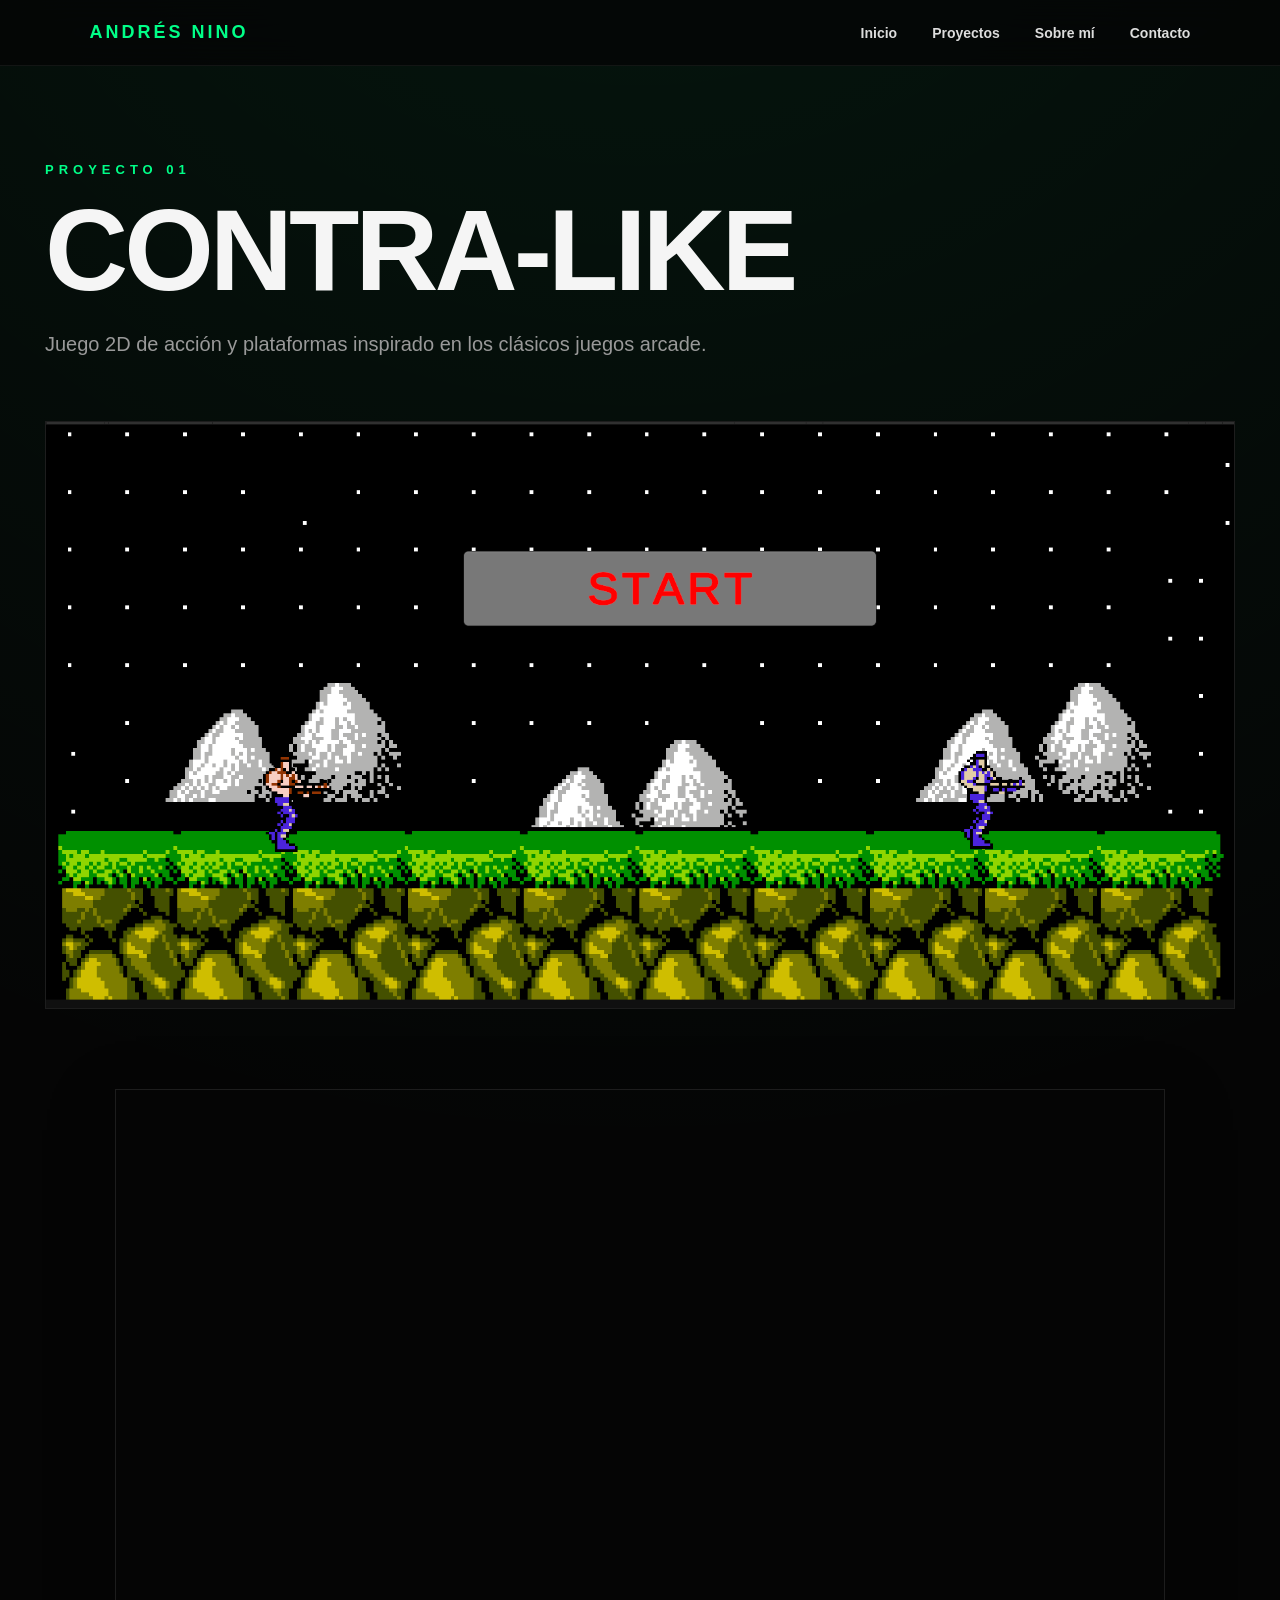
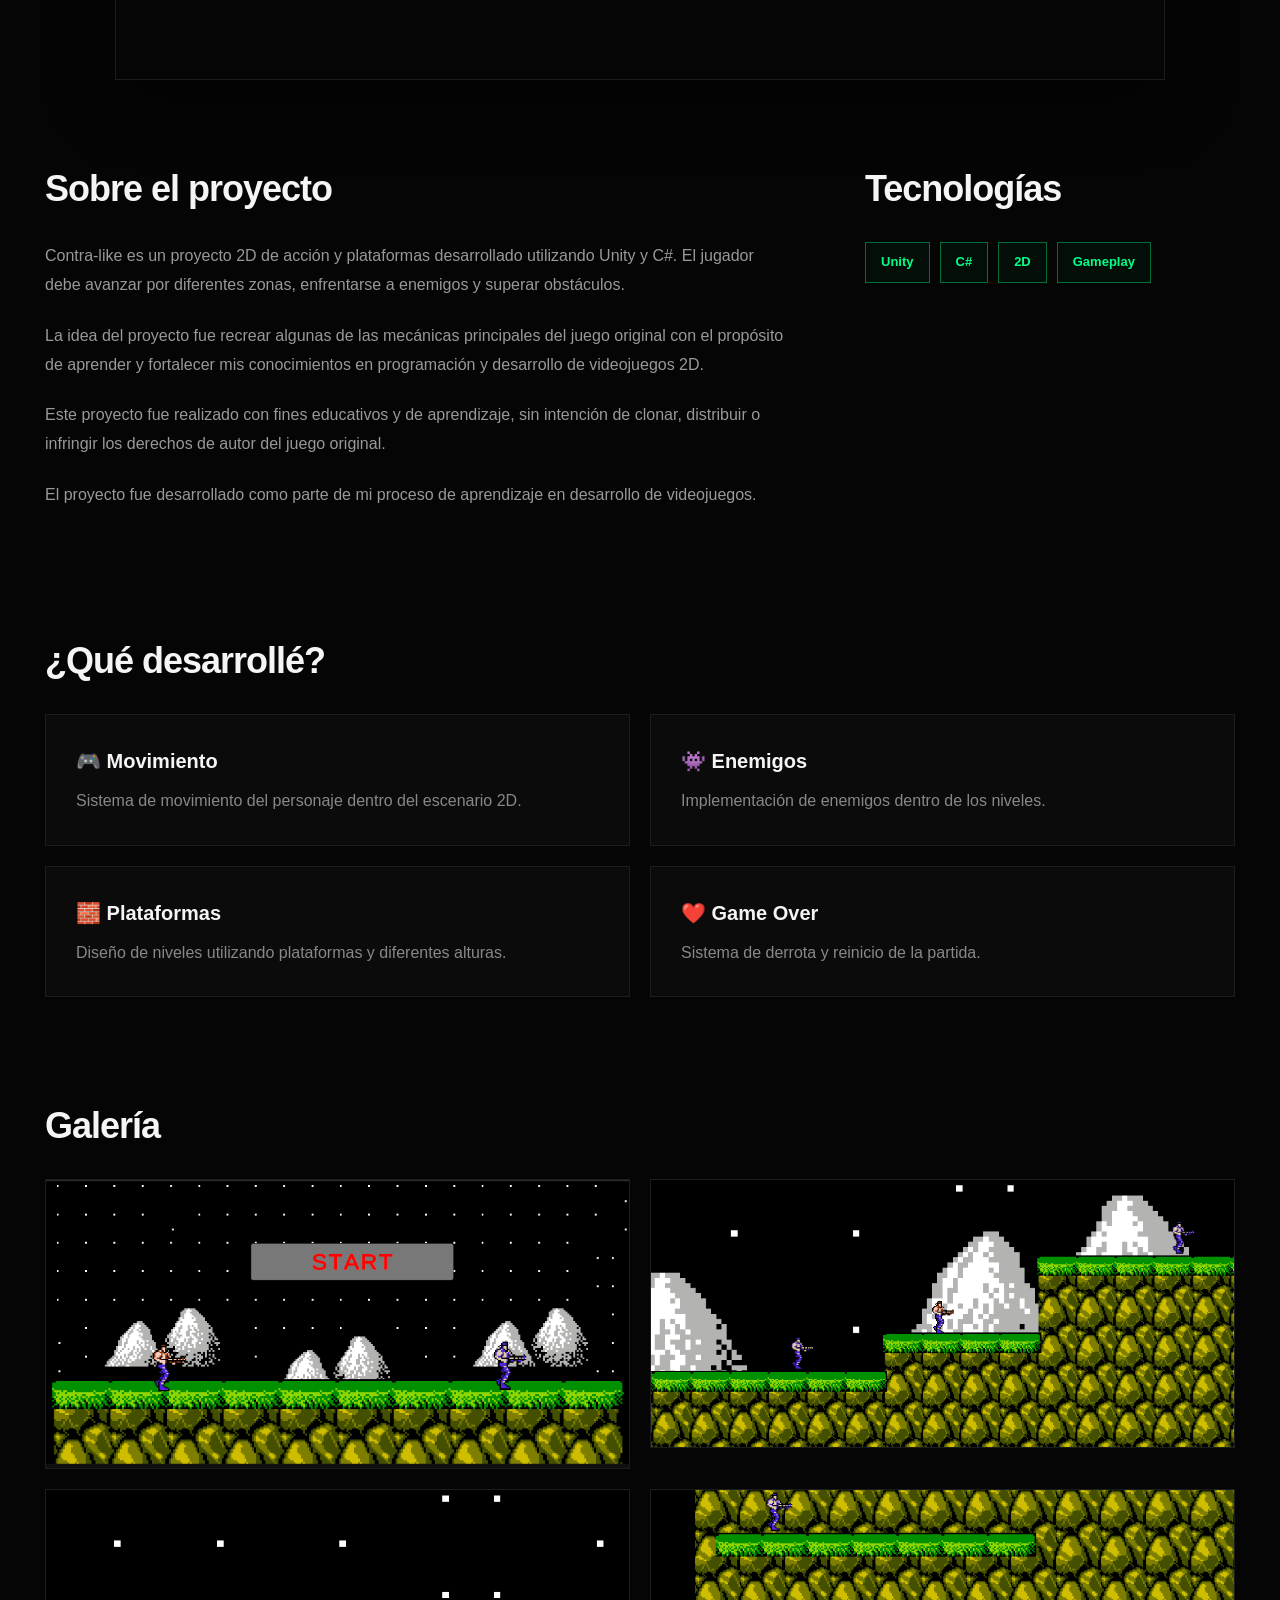
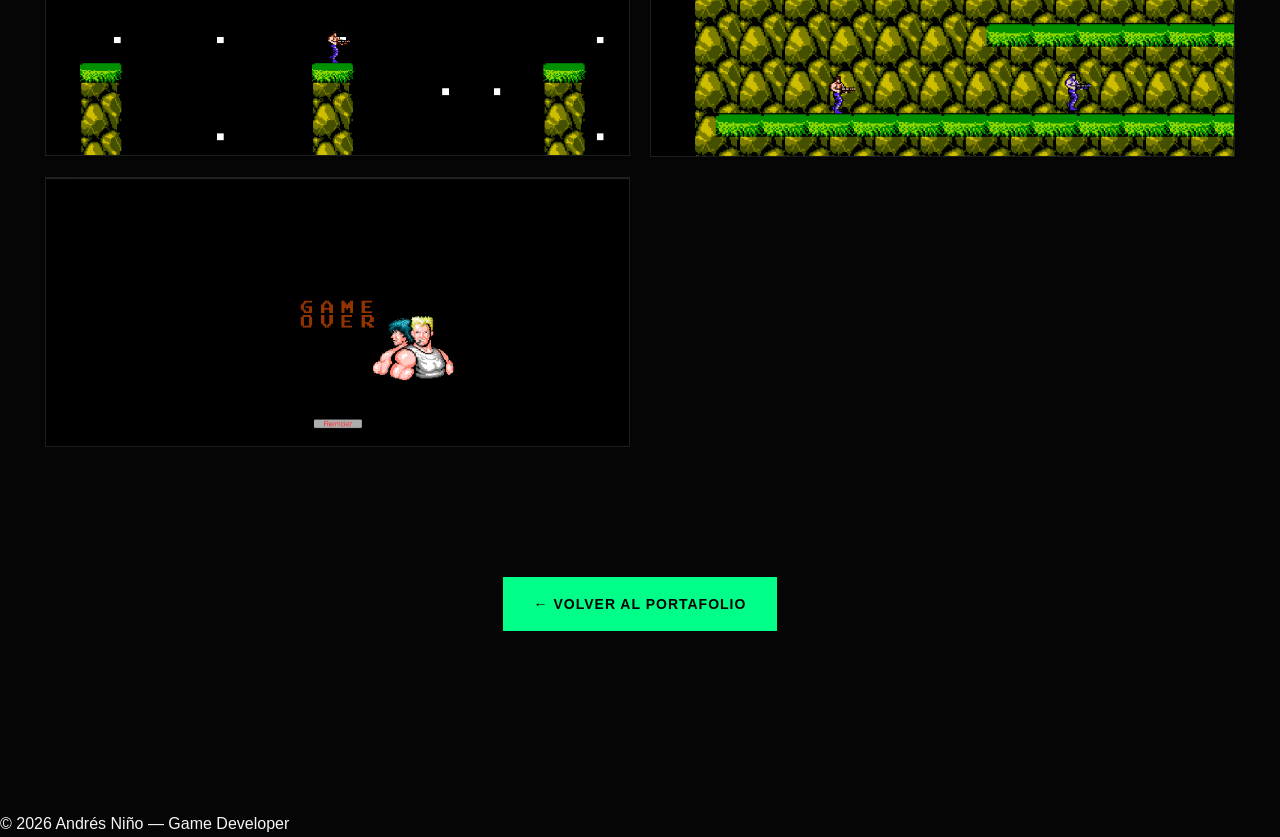
<file: contra.html>
<!DOCTYPE html>
<html lang="es">

<head>
    <meta charset="UTF-8">
    <meta name="viewport" content="width=device-width, initial-scale=1.0">

    <title>Contra-like | Andrés Niño</title>

    <link rel="stylesheet" href="style.css">
</head>

<body>

    <!-- NAVBAR -->

    <header>

        <nav>

            <h2>ANDRÉS NINO</h2>

            <ul>
                <li><a href="index.html">Inicio</a></li>
                <li><a href="index.html#proyectos">Proyectos</a></li>
                <li><a href="index.html#sobre-mi">Sobre mí</a></li>
                <li><a href="index.html#contacto">Contacto</a></li>
            </ul>

        </nav>

    </header>


    <!-- PROYECTO -->

    <main>

        <section class="project-detail">

            <p class="small-text">PROYECTO 01</p>

            <h1>CONTRA-LIKE</h1>

            <p class="project-subtitle">
                Juego 2D de acción y plataformas inspirado en
                los clásicos juegos arcade.
            </p>


            <!-- IMAGEN PRINCIPAL -->

            <div class="main-project-image">

                <img
                    src="img/contra-1.png"
                    alt="Gameplay de Contra-like"
                >

            </div>


            <!-- VIDEO DEL JUEGO -->

            <div class="project-video">

                <iframe
                    src="https://www.youtube.com/embed/HOSuY7W5_TM"
                    title="Contra-like - Gameplay"
                    frameborder="0"
                    allow="accelerometer; autoplay; clipboard-write; encrypted-media; gyroscope; picture-in-picture; web-share"
                    allowfullscreen>
                </iframe>

            </div>


            <!-- INFORMACIÓN -->

            <div class="project-content">

                <div>

                    <h2>Sobre el proyecto</h2>

                    <p>
                        Contra-like es un proyecto 2D de acción y
                        plataformas desarrollado utilizando Unity y C#.
                        El jugador debe avanzar por diferentes zonas,
                        enfrentarse a enemigos y superar obstáculos.
                    </p>

                    <p>
                        La idea del proyecto fue recrear algunas de las
                        mecánicas principales del juego original con el
                        propósito de aprender y fortalecer mis
                        conocimientos en programación y desarrollo de
                        videojuegos 2D.
                    </p>

                    <p>
                        Este proyecto fue realizado con fines educativos
                        y de aprendizaje, sin intención de clonar,
                        distribuir o infringir los derechos de autor
                        del juego original.
                    </p>

                    <p>
                        El proyecto fue desarrollado como parte de mi
                        proceso de aprendizaje en desarrollo de
                        videojuegos.
                    </p>

                </div>


                <div>

                    <h2>Tecnologías</h2>

                    <div class="technology-list">

                        <span>Unity</span>
                        <span>C#</span>
                        <span>2D</span>
                        <span>Gameplay</span>

                    </div>

                </div>

            </div>


            <!-- LO QUE DESARROLLÉ -->

            <div class="project-section">

                <h2>¿Qué desarrollé?</h2>

                <div class="features">

                    <div>

                        <h3>🎮 Movimiento</h3>

                        <p>
                            Sistema de movimiento del personaje
                            dentro del escenario 2D.
                        </p>

                    </div>


                    <div>

                        <h3>👾 Enemigos</h3>

                        <p>
                            Implementación de enemigos dentro
                            de los niveles.
                        </p>

                    </div>


                    <div>

                        <h3>🧱 Plataformas</h3>

                        <p>
                            Diseño de niveles utilizando
                            plataformas y diferentes alturas.
                        </p>

                    </div>


                    <div>

                        <h3>❤️ Game Over</h3>

                        <p>
                            Sistema de derrota y reinicio
                            de la partida.
                        </p>

                    </div>

                </div>

            </div>


            <!-- GALERÍA -->

            <div class="project-section">

                <h2>Galería</h2>

                <div class="gallery">

                    <img
                        src="img/contra-1.png"
                        alt="Pantalla principal de Contra-like"
                    >

                    <img
                        src="img/contra-2.png"
                        alt="Nivel de Contra-like"
                    >

                    <img
                        src="img/contra-3.png"
                        alt="Sección de plataformas"
                    >

                    <img
                        src="img/contra-4.png"
                        alt="Combate contra enemigos"
                    >

                    <img
                        src="img/contra-5.png"
                        alt="Pantalla de Game Over"
                    >

                </div>

            </div>


            <!-- BOTÓN VOLVER -->

            <div class="back-button">

                <a href="index.html" class="button">
                    ← VOLVER AL PORTAFOLIO
                </a>

            </div>

        </section>

    </main>


    <!-- FOOTER -->

    <footer>

        <p>
            © 2026 Andrés Niño — Game Developer
        </p>

    </footer>

</body>

</html>
</file>
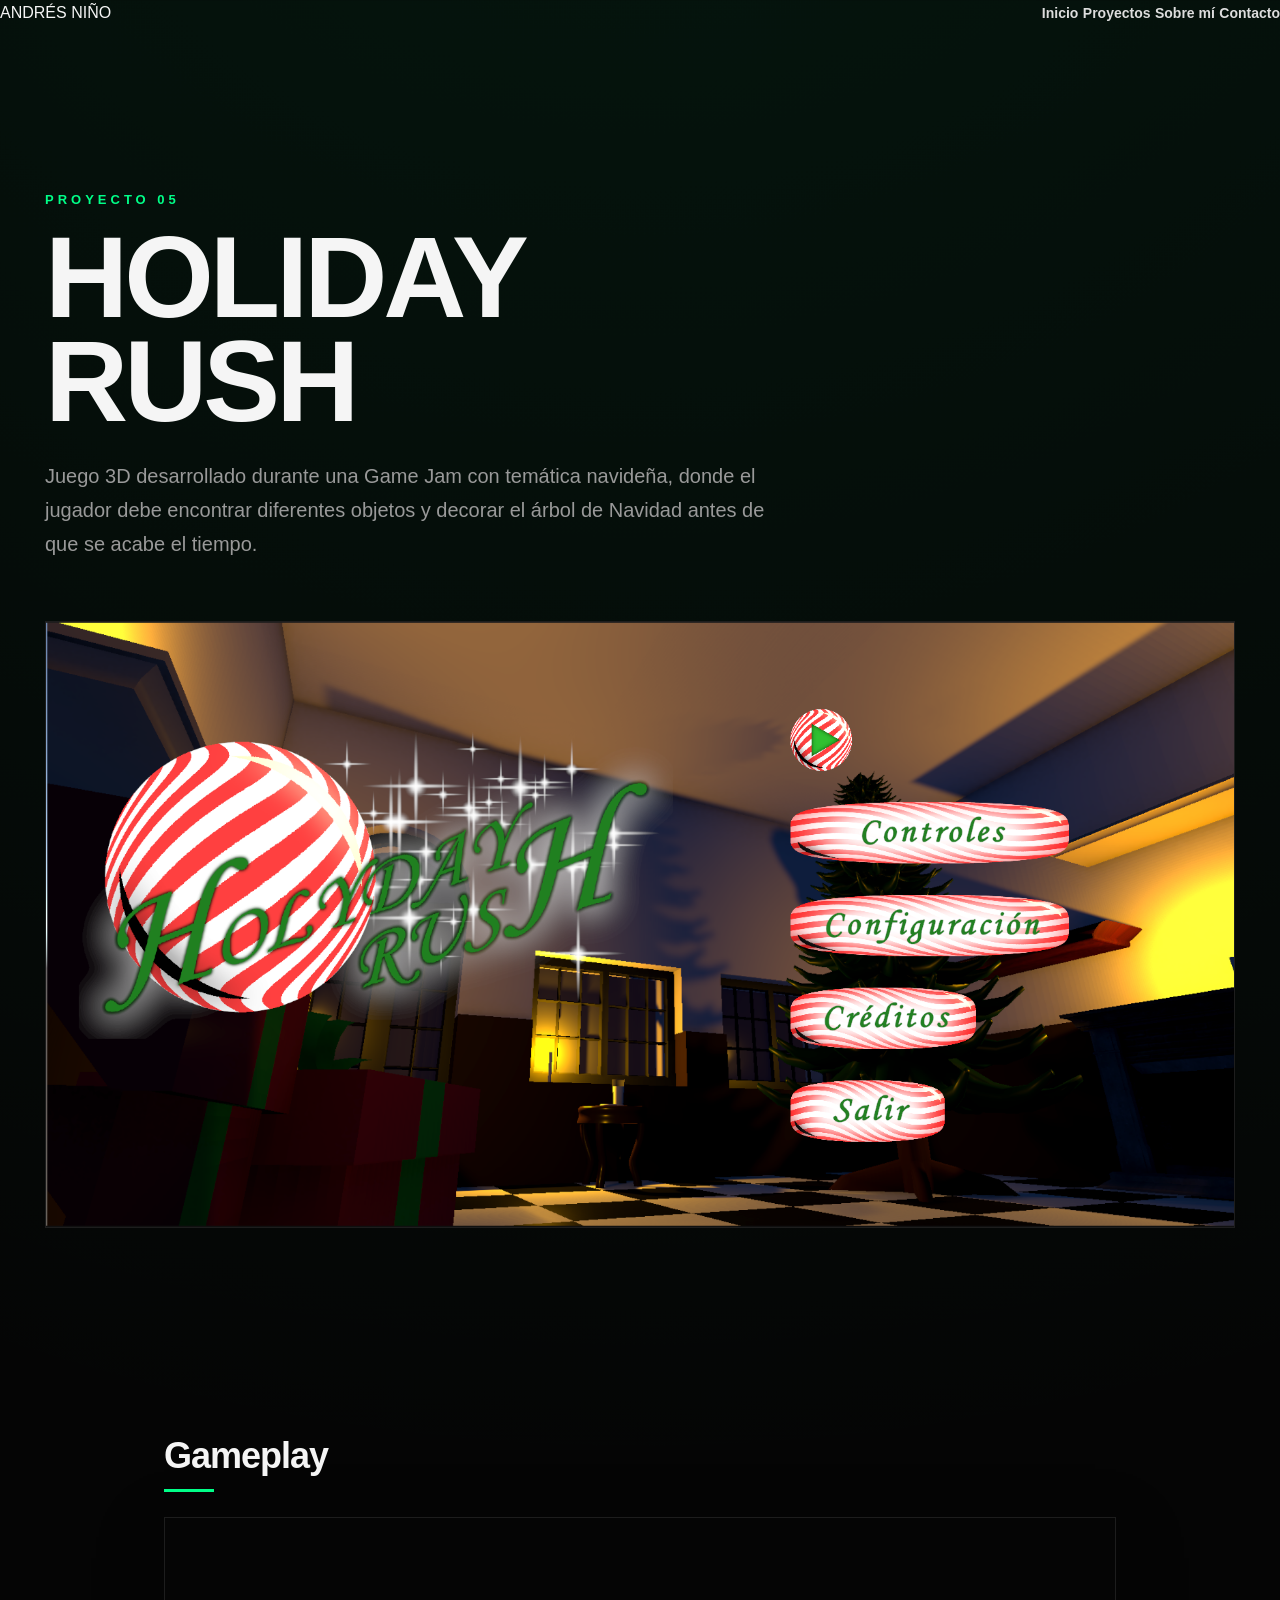
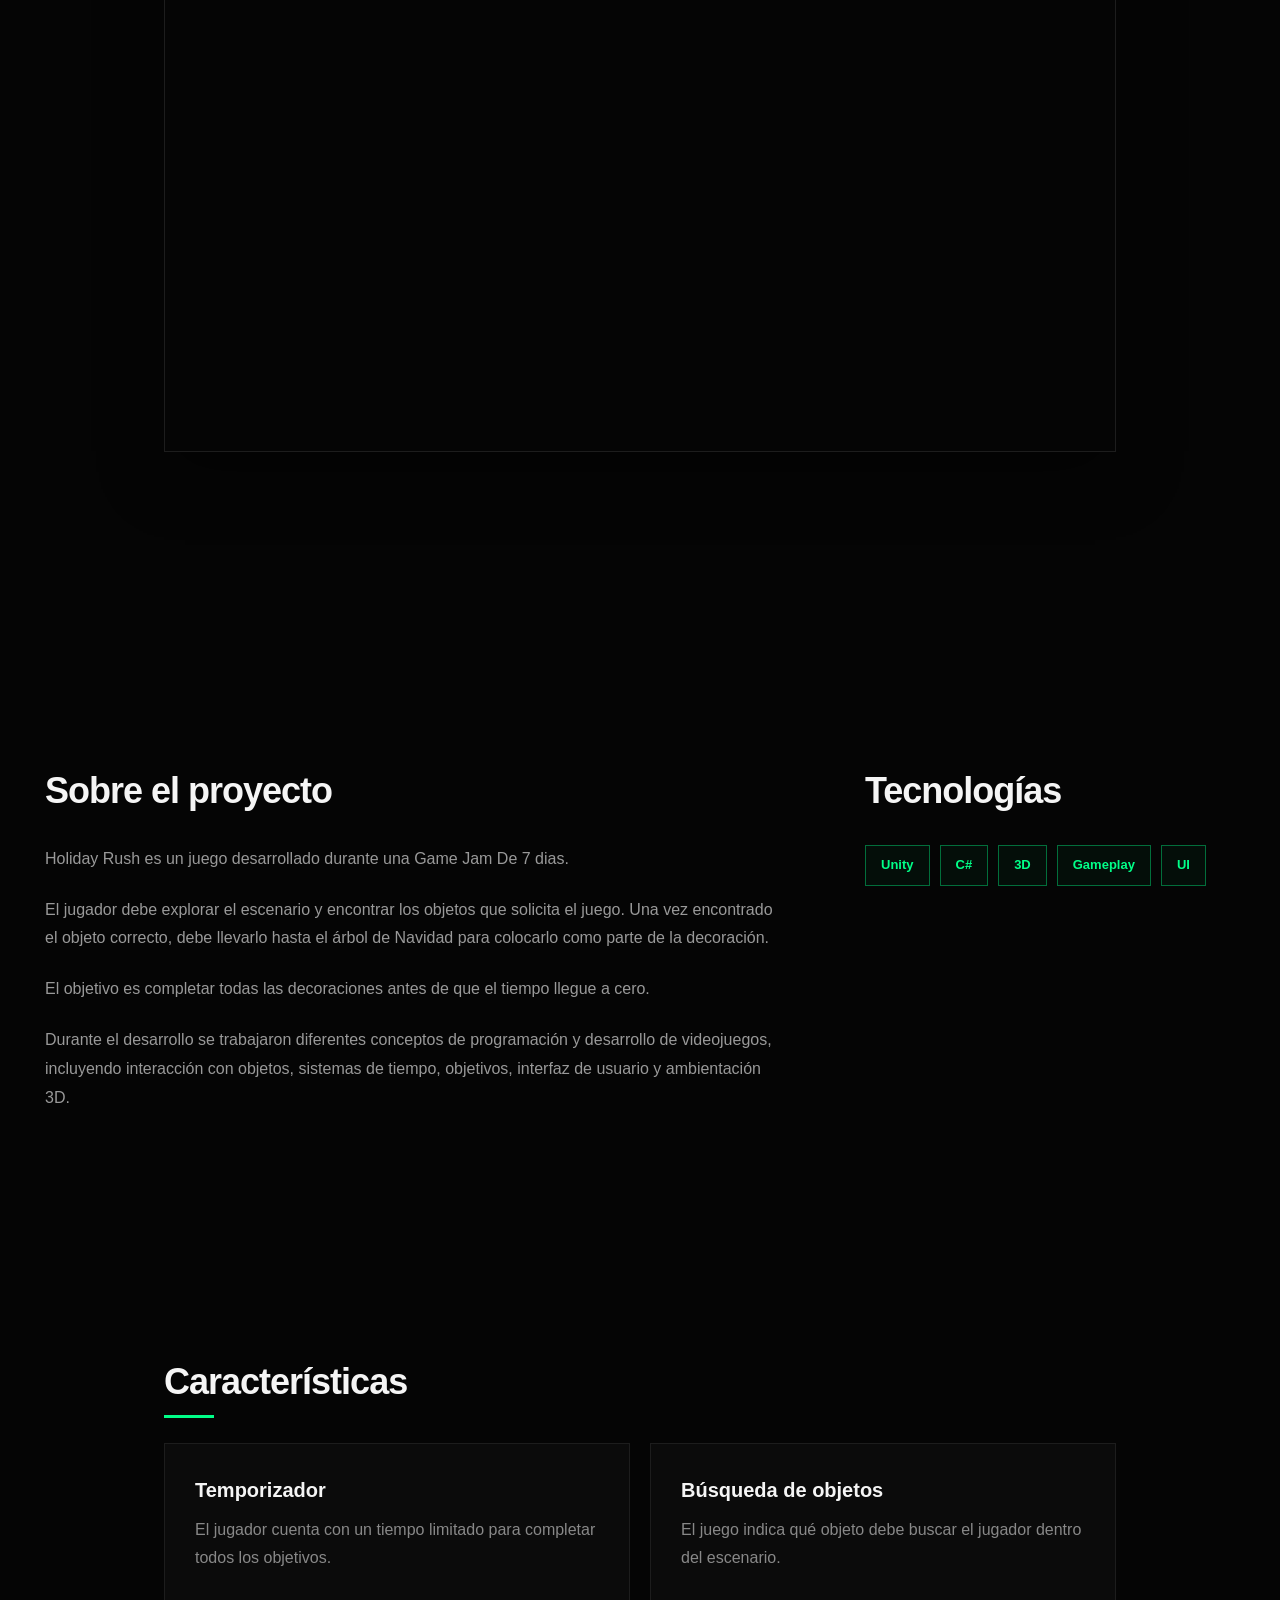
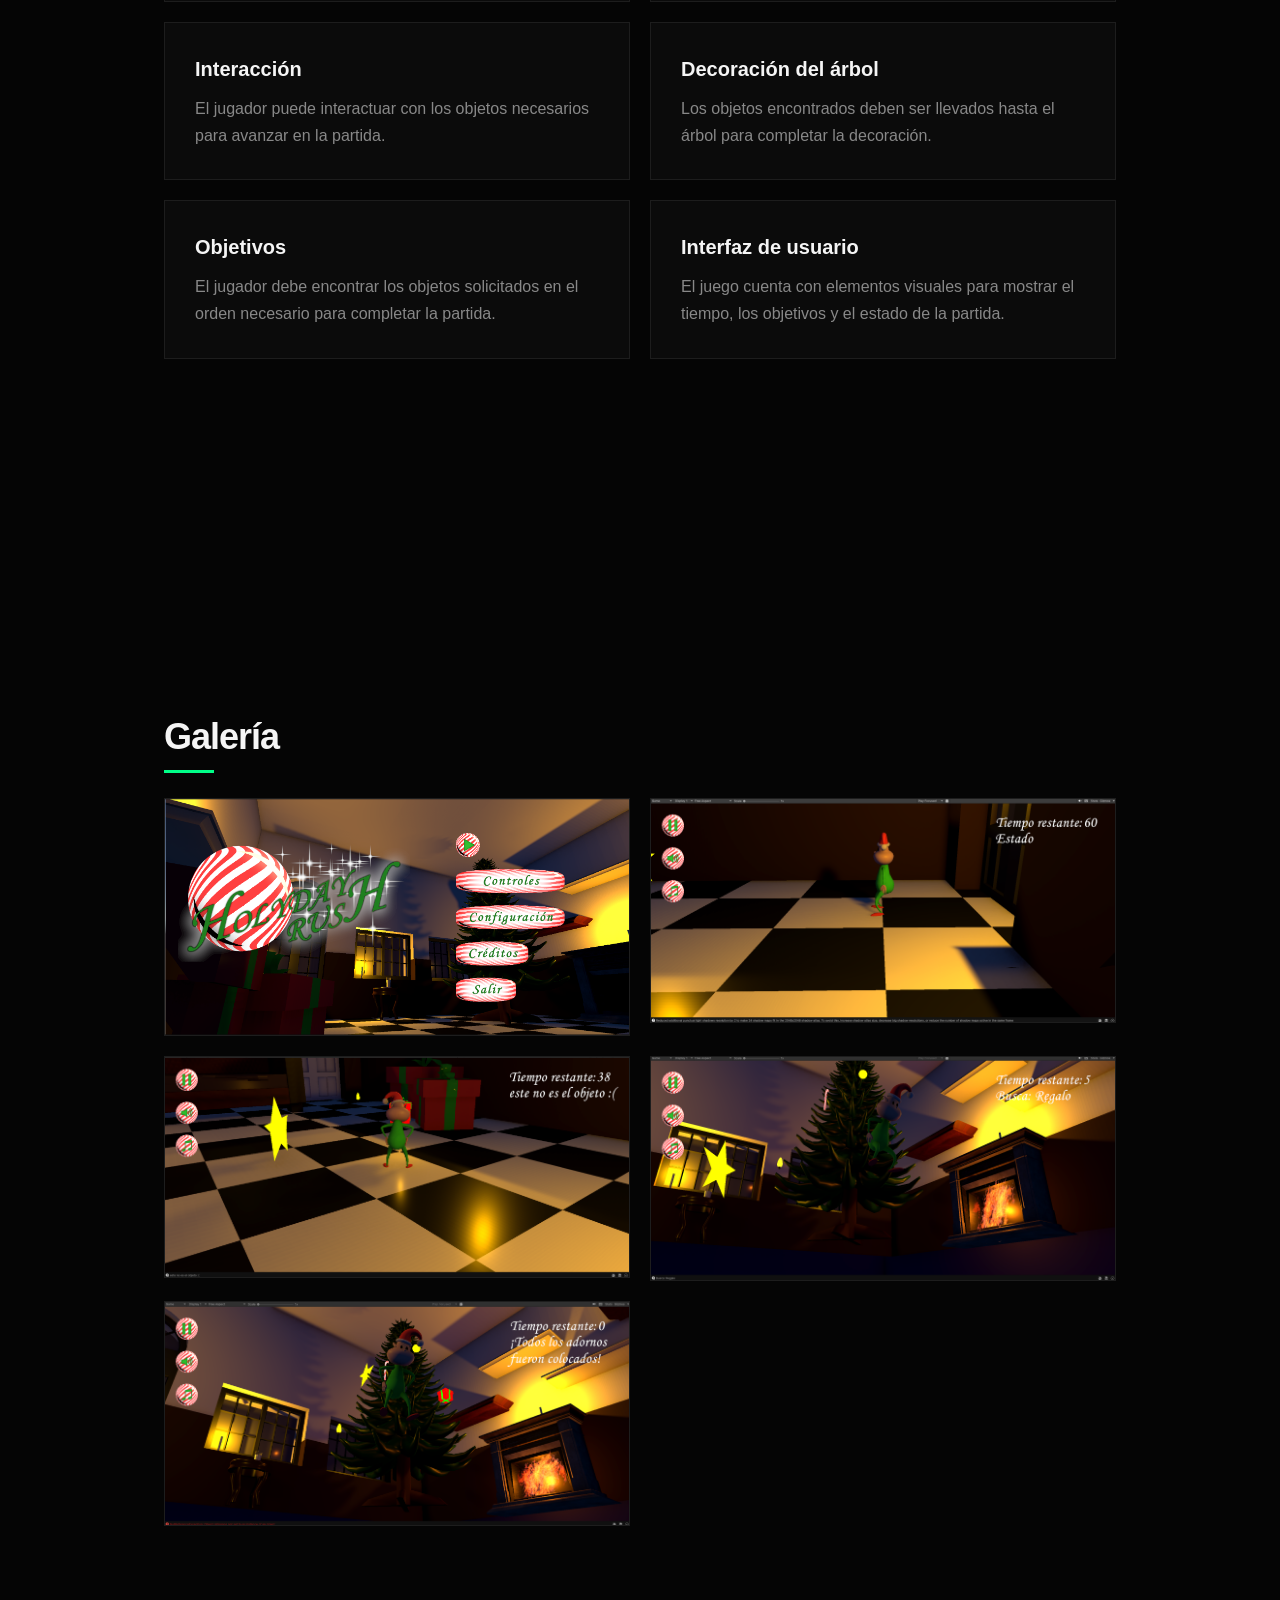
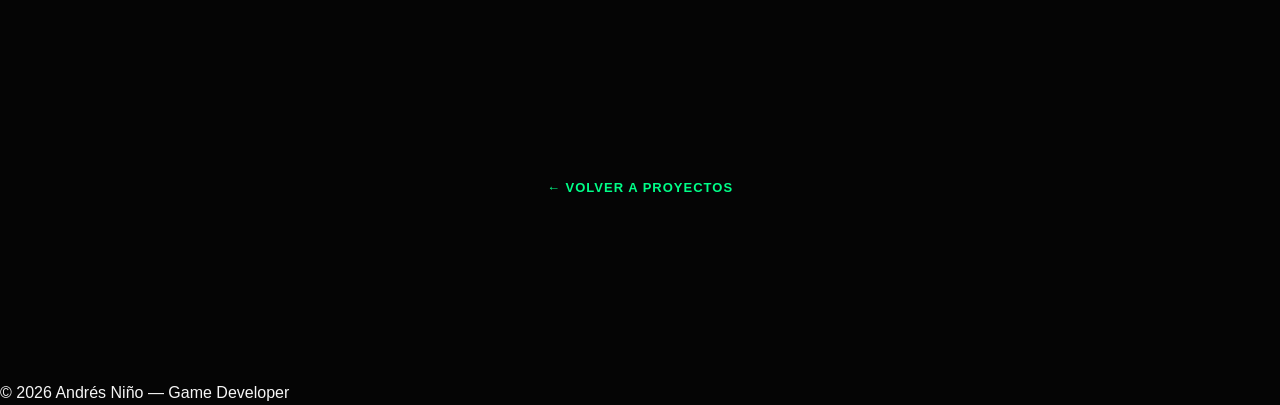
<file: holiday-rush.html>
<!DOCTYPE html>
<html lang="es">

<head>
    <meta charset="UTF-8">
    <meta name="viewport" content="width=device-width, initial-scale=1.0">

    <title>Holiday Rush | Andrés Niño</title>

    <link rel="stylesheet" href="style.css">
</head>

<body>

    <!-- NAVBAR -->
    <nav class="navbar">

        <div class="logo">
            ANDRÉS NIÑO
        </div>

        <div class="nav-links">
            <a href="index.html">Inicio</a>
            <a href="index.html#proyectos">Proyectos</a>
            <a href="index.html#sobre-mi">Sobre mí</a>
            <a href="index.html#contacto">Contacto</a>
        </div>

    </nav>


    <!-- PROJECT -->
    <main class="project-detail">

        <span class="project-number">
            PROYECTO 05
        </span>

        <h1>
            HOLIDAY<br>
            RUSH
        </h1>

        <p class="project-subtitle">
            Juego 3D desarrollado durante una Game Jam con temática
            navideña, donde el jugador debe encontrar diferentes
            objetos y decorar el árbol de Navidad antes de que
            se acabe el tiempo.
        </p>


        <!-- MAIN IMAGE -->
        <div class="main-project-image">

            <img
                src="img/christmas-1.png"
                alt="Holiday Rush"
            >

        </div>


        <!-- VIDEO -->
        <section class="project-section">

            <h2>Gameplay</h2>

            <div class="project-video">

                <iframe
                    src="https://www.youtube.com/embed/_zuk4Rujmyg"
                    title="Holiday Rush Gameplay"
                    allowfullscreen>
                </iframe>

            </div>

        </section>


        <!-- CONTENT -->
        <div class="project-content">

            <div>

                <h2>Sobre el proyecto</h2>

                <p>
                    Holiday Rush es un juego desarrollado durante una
                    Game Jam De 7 dias.
                </p>

                <p>
                    El jugador debe explorar el escenario y encontrar
                    los objetos que solicita el juego. Una vez encontrado
                    el objeto correcto, debe llevarlo hasta el árbol
                    de Navidad para colocarlo como parte de la decoración.
                </p>

                <p>
                    El objetivo es completar todas las decoraciones
                    antes de que el tiempo llegue a cero.
                </p>

                <p>
                    Durante el desarrollo se trabajaron diferentes
                    conceptos de programación y desarrollo de videojuegos,
                    incluyendo interacción con objetos, sistemas de
                    tiempo, objetivos, interfaz de usuario y ambientación
                    3D.
                </p>

            </div>


            <div>

                <h2>Tecnologías</h2>

                <div class="technology-list">

                    <span>Unity</span>
                    <span>C#</span>
                    <span>3D</span>
                    <span>Gameplay</span>
                    <span>UI</span>

                </div>

            </div>

        </div>


        <!-- FEATURES -->
        <section class="project-section">

            <h2>Características</h2>

            <div class="features">

                <div>

                    <h3>Temporizador</h3>

                    <p>
                        El jugador cuenta con un tiempo limitado
                        para completar todos los objetivos.
                    </p>

                </div>


                <div>

                    <h3>Búsqueda de objetos</h3>

                    <p>
                        El juego indica qué objeto debe buscar
                        el jugador dentro del escenario.
                    </p>

                </div>


                <div>

                    <h3>Interacción</h3>

                    <p>
                        El jugador puede interactuar con los objetos
                        necesarios para avanzar en la partida.
                    </p>

                </div>


                <div>

                    <h3>Decoración del árbol</h3>

                    <p>
                        Los objetos encontrados deben ser llevados
                        hasta el árbol para completar la decoración.
                    </p>

                </div>


                <div>

                    <h3>Objetivos</h3>

                    <p>
                        El jugador debe encontrar los objetos
                        solicitados en el orden necesario para
                        completar la partida.
                    </p>

                </div>


                <div>

                    <h3>Interfaz de usuario</h3>

                    <p>
                        El juego cuenta con elementos visuales
                        para mostrar el tiempo, los objetivos
                        y el estado de la partida.
                    </p>

                </div>

            </div>

        </section>


        <!-- GALLERY -->
        <section class="project-section">

            <h2>Galería</h2>

            <div class="gallery">

                <img
                    src="img/christmas-1.png"
                    alt="Holiday Rush - Menú principal"
                >

                <img
                    src="img/christmas-2.png"
                    alt="Holiday Rush - Gameplay"
                >

                <img
                    src="img/christmas-3.png"
                    alt="Holiday Rush - Búsqueda de objetos"
                >

                <img
                    src="img/christmas-4.png"
                    alt="Holiday Rush - Decoración del árbol"
                >

                <img
                    src="img/christmas-5.png"
                    alt="Holiday Rush - Final de partida"
                >

            </div>

        </section>


        <!-- BACK BUTTON -->
        <div class="back-button">

            <a href="index.html" class="project-button">
                ← VOLVER A PROYECTOS
            </a>

        </div>

    </main>


    <!-- FOOTER -->
    <footer>

        <p>
            © 2026 Andrés Niño — Game Developer
        </p>

    </footer>

</body>

</html>
</file>
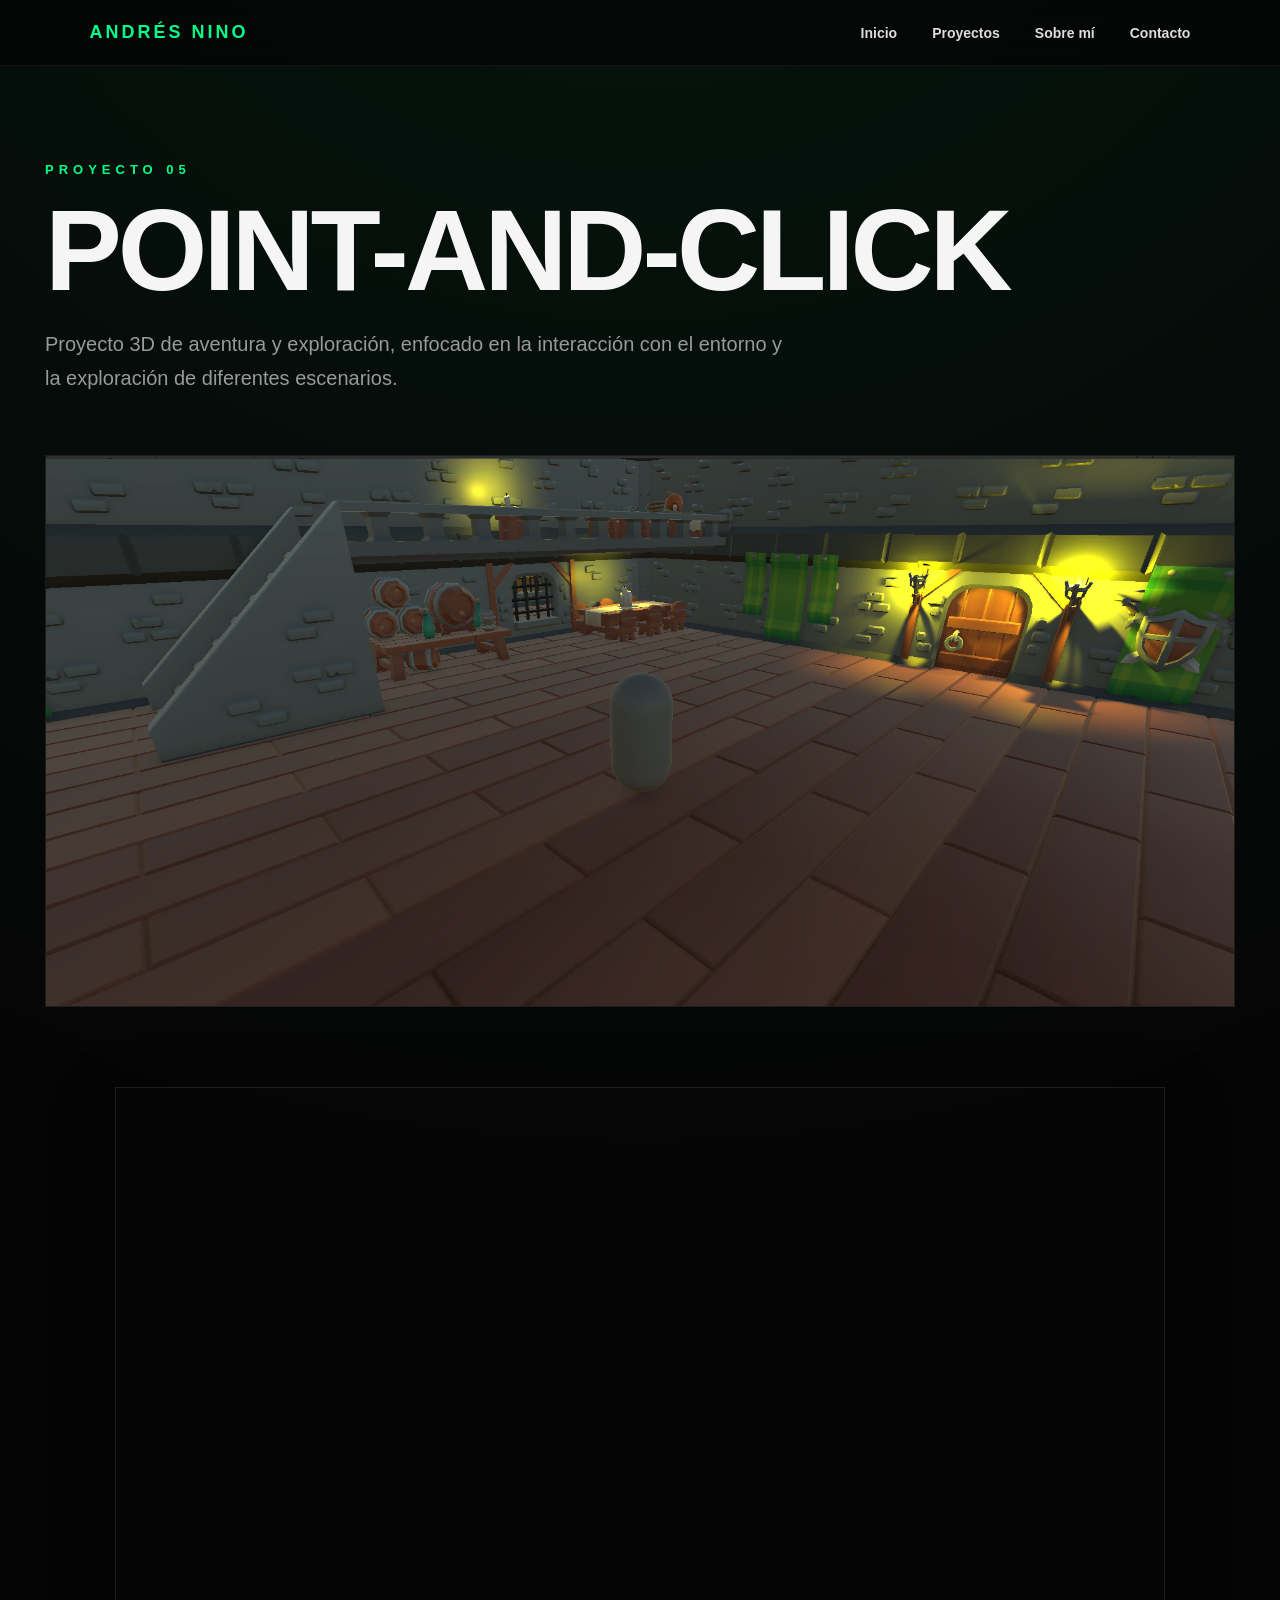
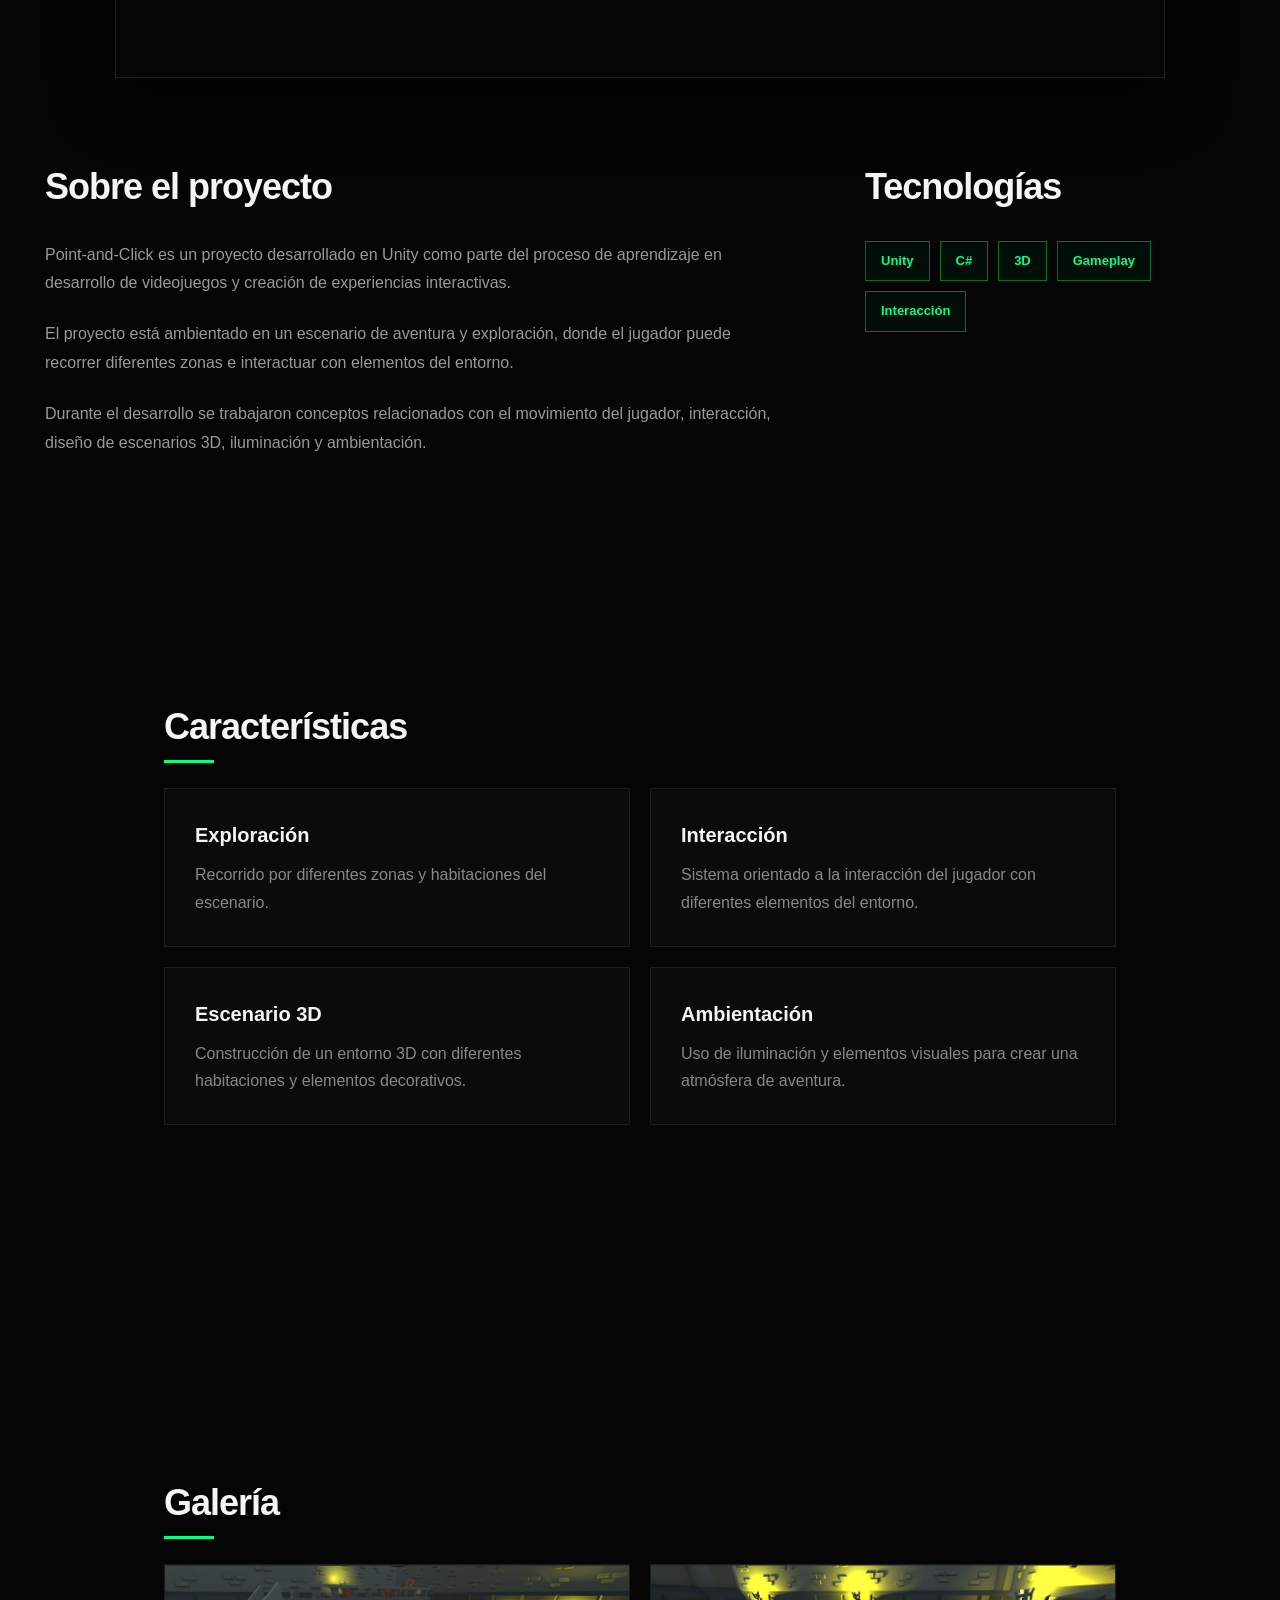
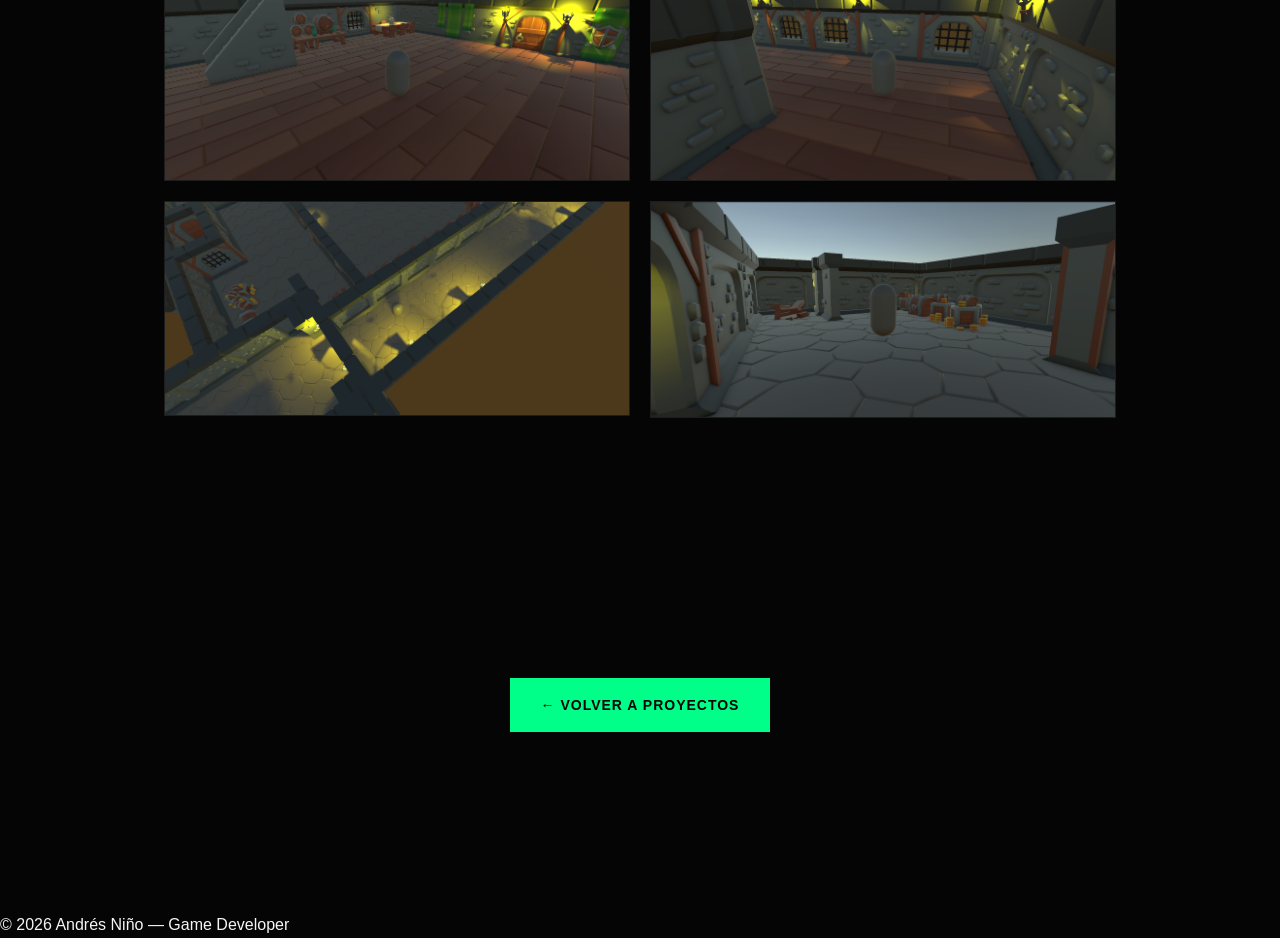
<file: point-and-click.html>
<!DOCTYPE html>
<html lang="es">
<head>
    <meta charset="UTF-8">
    <meta name="viewport" content="width=device-width, initial-scale=1.0">

    <title>Point-and-Click | Andrés Niño</title>

    <link rel="stylesheet" href="style.css">
</head>

<body>

    <!-- NAVBAR -->

    <header>
        <nav>
            <h2>ANDRÉS NINO</h2>

            <ul>
                <li><a href="index.html">Inicio</a></li>
                <li><a href="index.html#proyectos">Proyectos</a></li>
                <li><a href="index.html#sobre-mi">Sobre mí</a></li>
                <li><a href="index.html#contacto">Contacto</a></li>
            </ul>
        </nav>
    </header>


    <main>

        <!-- PROYECTO -->

        <section class="project-detail">

            <p class="small-text">PROYECTO 05</p>

            <h1>POINT-AND-CLICK</h1>

            <p class="project-subtitle">
                Proyecto 3D de aventura y exploración,
                enfocado en la interacción con el entorno
                y la exploración de diferentes escenarios.
            </p>


            <!-- IMAGEN PRINCIPAL -->

            <div class="main-project-image">

                <img
                    src="img/point-1.png"
                    alt="Point-and-Click"
                >

            </div>


            <!-- VIDEO -->

            <div class="project-video">

                <iframe
                    src="https://www.youtube.com/embed/s52xEaWmmys"
                    title="Point-and-Click - Gameplay"
                    frameborder="0"
                    allow="accelerometer; autoplay; clipboard-write; encrypted-media; gyroscope; picture-in-picture; web-share"
                    allowfullscreen>
                </iframe>

            </div>


            <!-- INFORMACIÓN -->

            <div class="project-content">


                <!-- DESCRIPCIÓN -->

                <div>

                    <h2>Sobre el proyecto</h2>

                    <p>
                        Point-and-Click es un proyecto desarrollado
                        en Unity como parte del proceso de aprendizaje
                        en desarrollo de videojuegos y creación de
                        experiencias interactivas.
                    </p>

                    <p>
                        El proyecto está ambientado en un escenario
                        de aventura y exploración, donde el jugador
                        puede recorrer diferentes zonas e interactuar
                        con elementos del entorno.
                    </p>

                    <p>
                        Durante el desarrollo se trabajaron conceptos
                        relacionados con el movimiento del jugador,
                        interacción, diseño de escenarios 3D,
                        iluminación y ambientación.
                    </p>

                </div>


                <!-- TECNOLOGÍAS -->

                <div>

                    <h2>Tecnologías</h2>

                    <div class="technology-list">

                        <span>Unity</span>
                        <span>C#</span>
                        <span>3D</span>
                        <span>Gameplay</span>
                        <span>Interacción</span>

                    </div>

                </div>

            </div>


            <!-- CARACTERÍSTICAS -->

            <section class="project-section">

                <h2>Características</h2>

                <div class="features">


                    <div>

                        <h3>Exploración</h3>

                        <p>
                            Recorrido por diferentes zonas y
                            habitaciones del escenario.
                        </p>

                    </div>


                    <div>

                        <h3>Interacción</h3>

                        <p>
                            Sistema orientado a la interacción
                            del jugador con diferentes elementos
                            del entorno.
                        </p>

                    </div>


                    <div>

                        <h3>Escenario 3D</h3>

                        <p>
                            Construcción de un entorno 3D con
                            diferentes habitaciones y elementos
                            decorativos.
                        </p>

                    </div>


                    <div>

                        <h3>Ambientación</h3>

                        <p>
                            Uso de iluminación y elementos visuales
                            para crear una atmósfera de aventura.
                        </p>

                    </div>


                </div>

            </section>


            <!-- GALERÍA -->

            <section class="project-section">

                <h2>Galería</h2>

                <div class="gallery">

                    <img
                        src="img/point-1.png"
                        alt="Point-and-Click captura 1"
                    >

                    <img
                        src="img/point-2.png"
                        alt="Point-and-Click captura 2"
                    >

                    <img
                        src="img/point-3.png"
                        alt="Point-and-Click captura 3"
                    >

                    <img
                        src="img/point-4.png"
                        alt="Point-and-Click captura 4"
                    >

                </div>

            </section>


            <!-- VOLVER -->

            <div class="back-button">

                <a href="index.html#proyectos" class="button">
                    ← VOLVER A PROYECTOS
                </a>

            </div>


        </section>

    </main>


    <!-- FOOTER -->

    <footer>

        <p>
            © 2026 Andrés Niño — Game Developer
        </p>

    </footer>


</body>
</html>
</file>
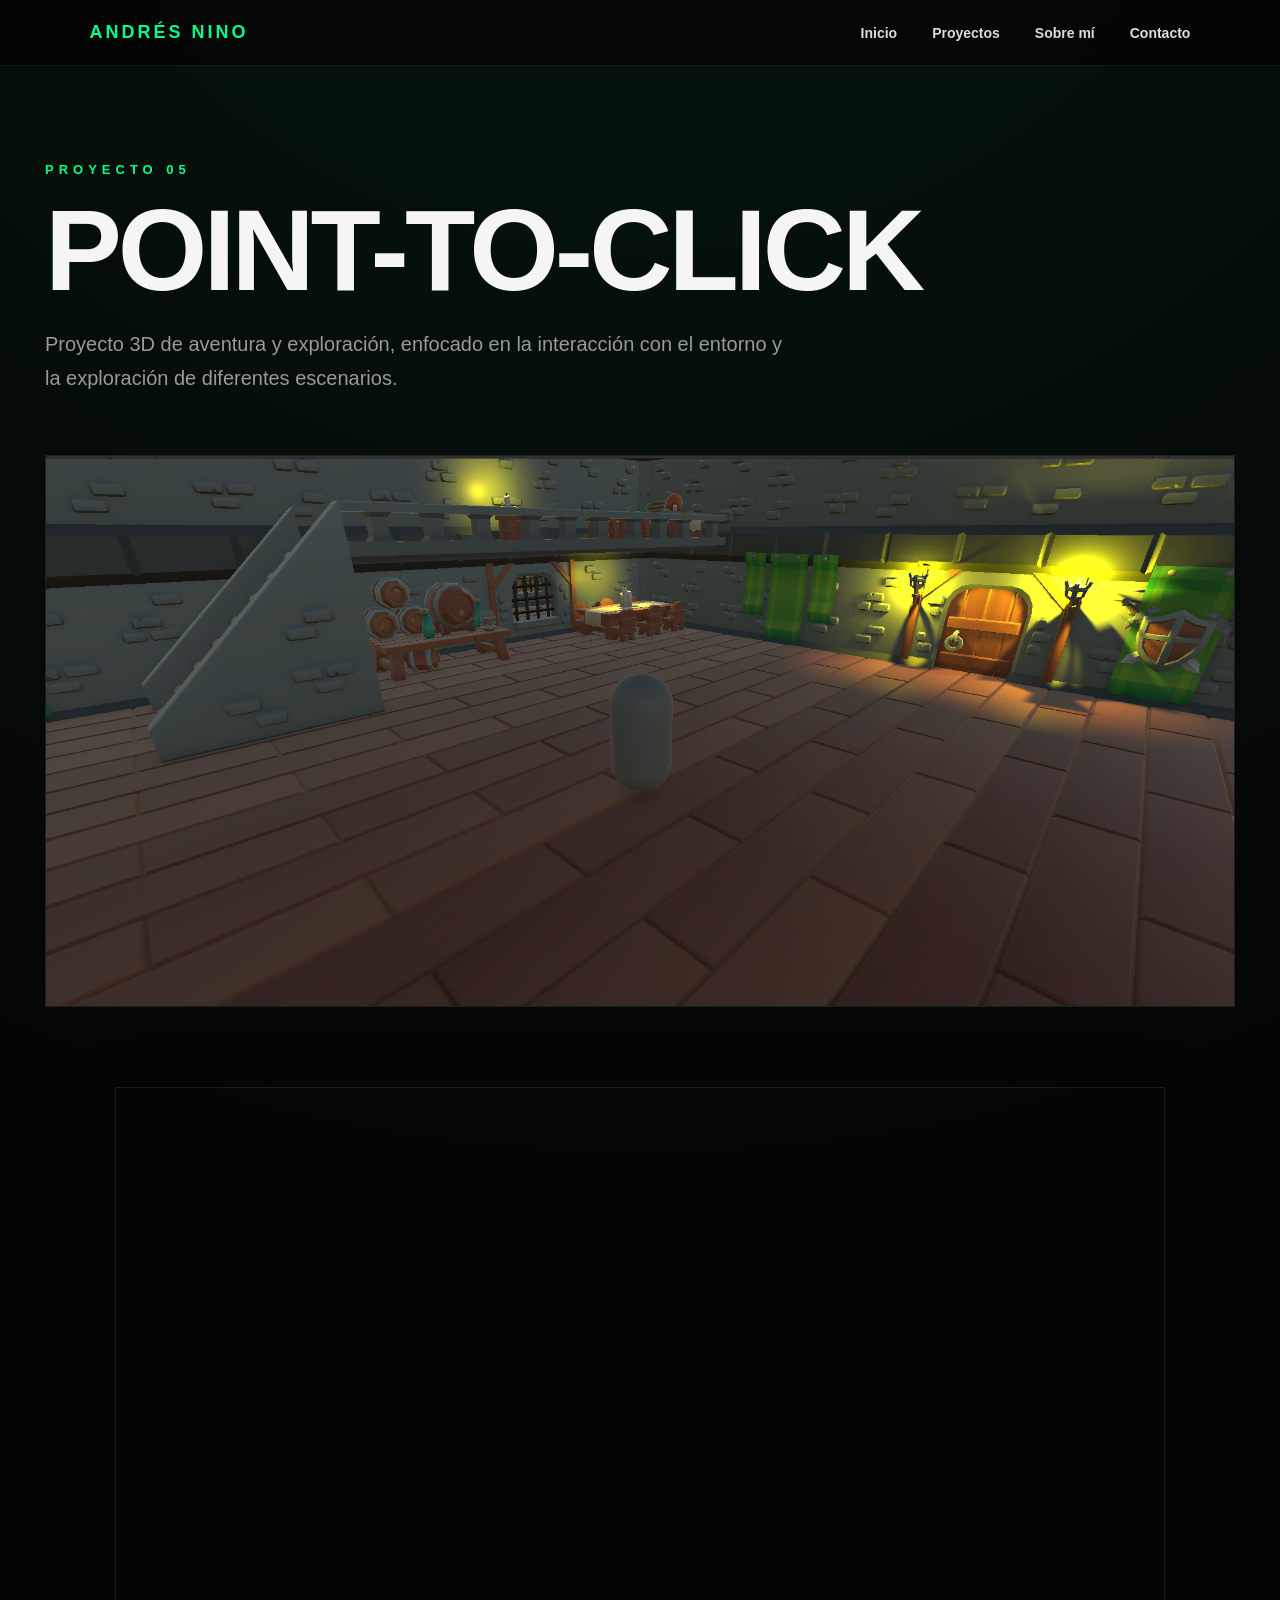
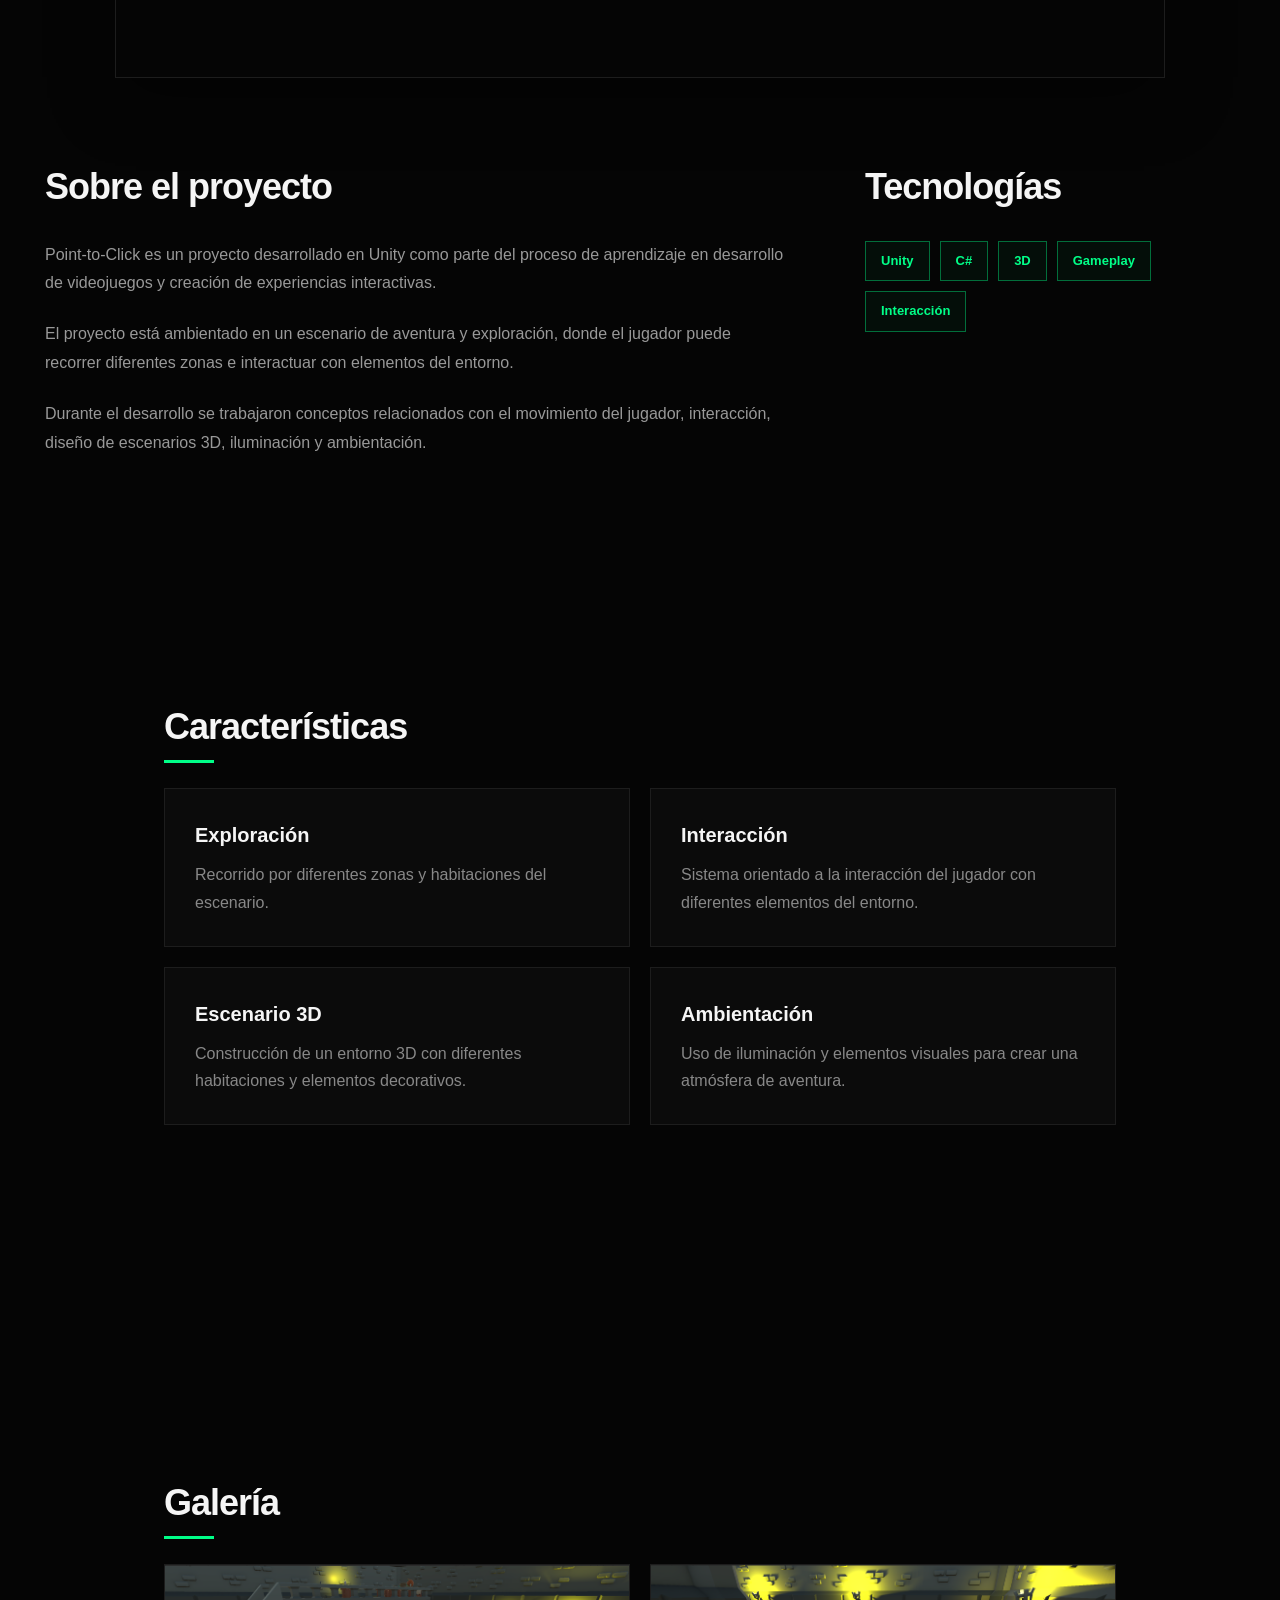
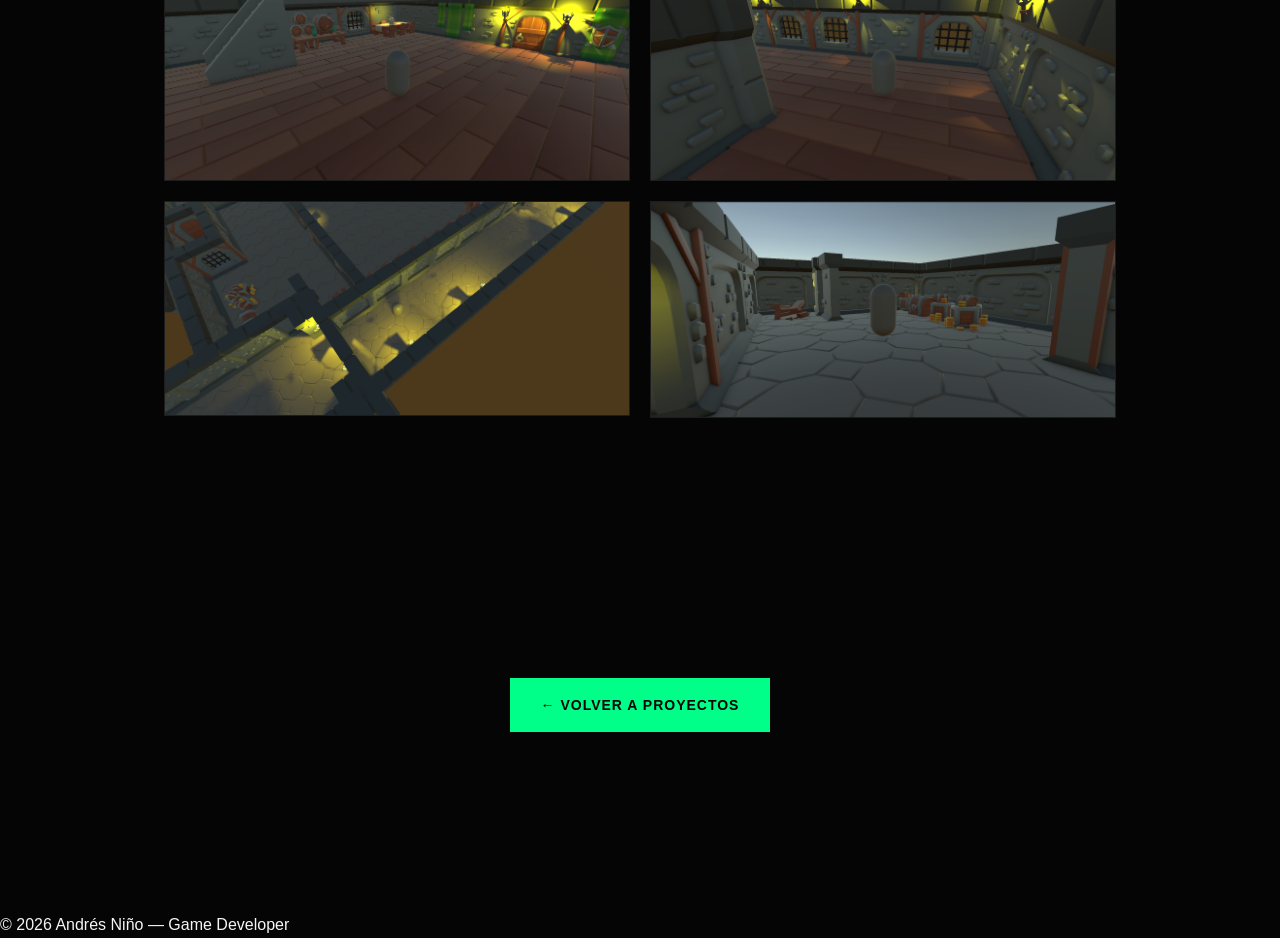
<file: point-to-click.html>
<!DOCTYPE html>
<html lang="es">
<head>
    <meta charset="UTF-8">
    <meta name="viewport" content="width=device-width, initial-scale=1.0">

    <title>Point-to-Click | Andrés Niño</title>

    <link rel="stylesheet" href="style.css">
</head>

<body>

    <!-- NAVBAR -->

    <header>
        <nav>
            <h2>ANDRÉS NINO</h2>

            <ul>
                <li><a href="index.html">Inicio</a></li>
                <li><a href="index.html#proyectos">Proyectos</a></li>
                <li><a href="index.html#sobre-mi">Sobre mí</a></li>
                <li><a href="index.html#contacto">Contacto</a></li>
            </ul>
        </nav>
    </header>


    <main>

        <!-- PROYECTO -->

        <section class="project-detail">

            <p class="small-text">PROYECTO 05</p>

            <h1>POINT-TO-CLICK</h1>

            <p class="project-subtitle">
                Proyecto 3D de aventura y exploración,
                enfocado en la interacción con el entorno
                y la exploración de diferentes escenarios.
            </p>


            <!-- IMAGEN PRINCIPAL -->

            <div class="main-project-image">

                <img
                    src="img/point-1.png"
                    alt="Point-and-Click"
                >

            </div>


            <!-- VIDEO -->

            <div class="project-video">

                <iframe
                    src="https://www.youtube.com/embed/s52xEaWmmys"
                    title="Point-and-Click - Gameplay"
                    frameborder="0"
                    allow="accelerometer; autoplay; clipboard-write; encrypted-media; gyroscope; picture-in-picture; web-share"
                    allowfullscreen>
                </iframe>

            </div>


            <!-- INFORMACIÓN -->

            <div class="project-content">


                <!-- DESCRIPCIÓN -->

                <div>

                    <h2>Sobre el proyecto</h2>

                    <p>
                        Point-to-Click es un proyecto desarrollado
                        en Unity como parte del proceso de aprendizaje
                        en desarrollo de videojuegos y creación de
                        experiencias interactivas.
                    </p>

                    <p>
                        El proyecto está ambientado en un escenario
                        de aventura y exploración, donde el jugador
                        puede recorrer diferentes zonas e interactuar
                        con elementos del entorno.
                    </p>

                    <p>
                        Durante el desarrollo se trabajaron conceptos
                        relacionados con el movimiento del jugador,
                        interacción, diseño de escenarios 3D,
                        iluminación y ambientación.
                    </p>

                </div>


                <!-- TECNOLOGÍAS -->

                <div>

                    <h2>Tecnologías</h2>

                    <div class="technology-list">

                        <span>Unity</span>
                        <span>C#</span>
                        <span>3D</span>
                        <span>Gameplay</span>
                        <span>Interacción</span>

                    </div>

                </div>

            </div>


            <!-- CARACTERÍSTICAS -->

            <section class="project-section">

                <h2>Características</h2>

                <div class="features">


                    <div>

                        <h3>Exploración</h3>

                        <p>
                            Recorrido por diferentes zonas y
                            habitaciones del escenario.
                        </p>

                    </div>


                    <div>

                        <h3>Interacción</h3>

                        <p>
                            Sistema orientado a la interacción
                            del jugador con diferentes elementos
                            del entorno.
                        </p>

                    </div>


                    <div>

                        <h3>Escenario 3D</h3>

                        <p>
                            Construcción de un entorno 3D con
                            diferentes habitaciones y elementos
                            decorativos.
                        </p>

                    </div>


                    <div>

                        <h3>Ambientación</h3>

                        <p>
                            Uso de iluminación y elementos visuales
                            para crear una atmósfera de aventura.
                        </p>

                    </div>


                </div>

            </section>


            <!-- GALERÍA -->

            <section class="project-section">

                <h2>Galería</h2>

                <div class="gallery">

                    <img
                        src="img/point-1.png"
                        alt="Point-and-Click captura 1"
                    >

                    <img
                        src="img/point-2.png"
                        alt="Point-and-Click captura 2"
                    >

                    <img
                        src="img/point-3.png"
                        alt="Point-and-Click captura 3"
                    >

                    <img
                        src="img/point-4.png"
                        alt="Point-and-Click captura 4"
                    >

                </div>

            </section>


            <!-- VOLVER -->

            <div class="back-button">

                <a href="index.html#proyectos" class="button">
                    ← VOLVER A PROYECTOS
                </a>

            </div>


        </section>

    </main>


    <!-- FOOTER -->

    <footer>

        <p>
            © 2026 Andrés Niño — Game Developer
        </p>

    </footer>


</body>
</html>
</file>
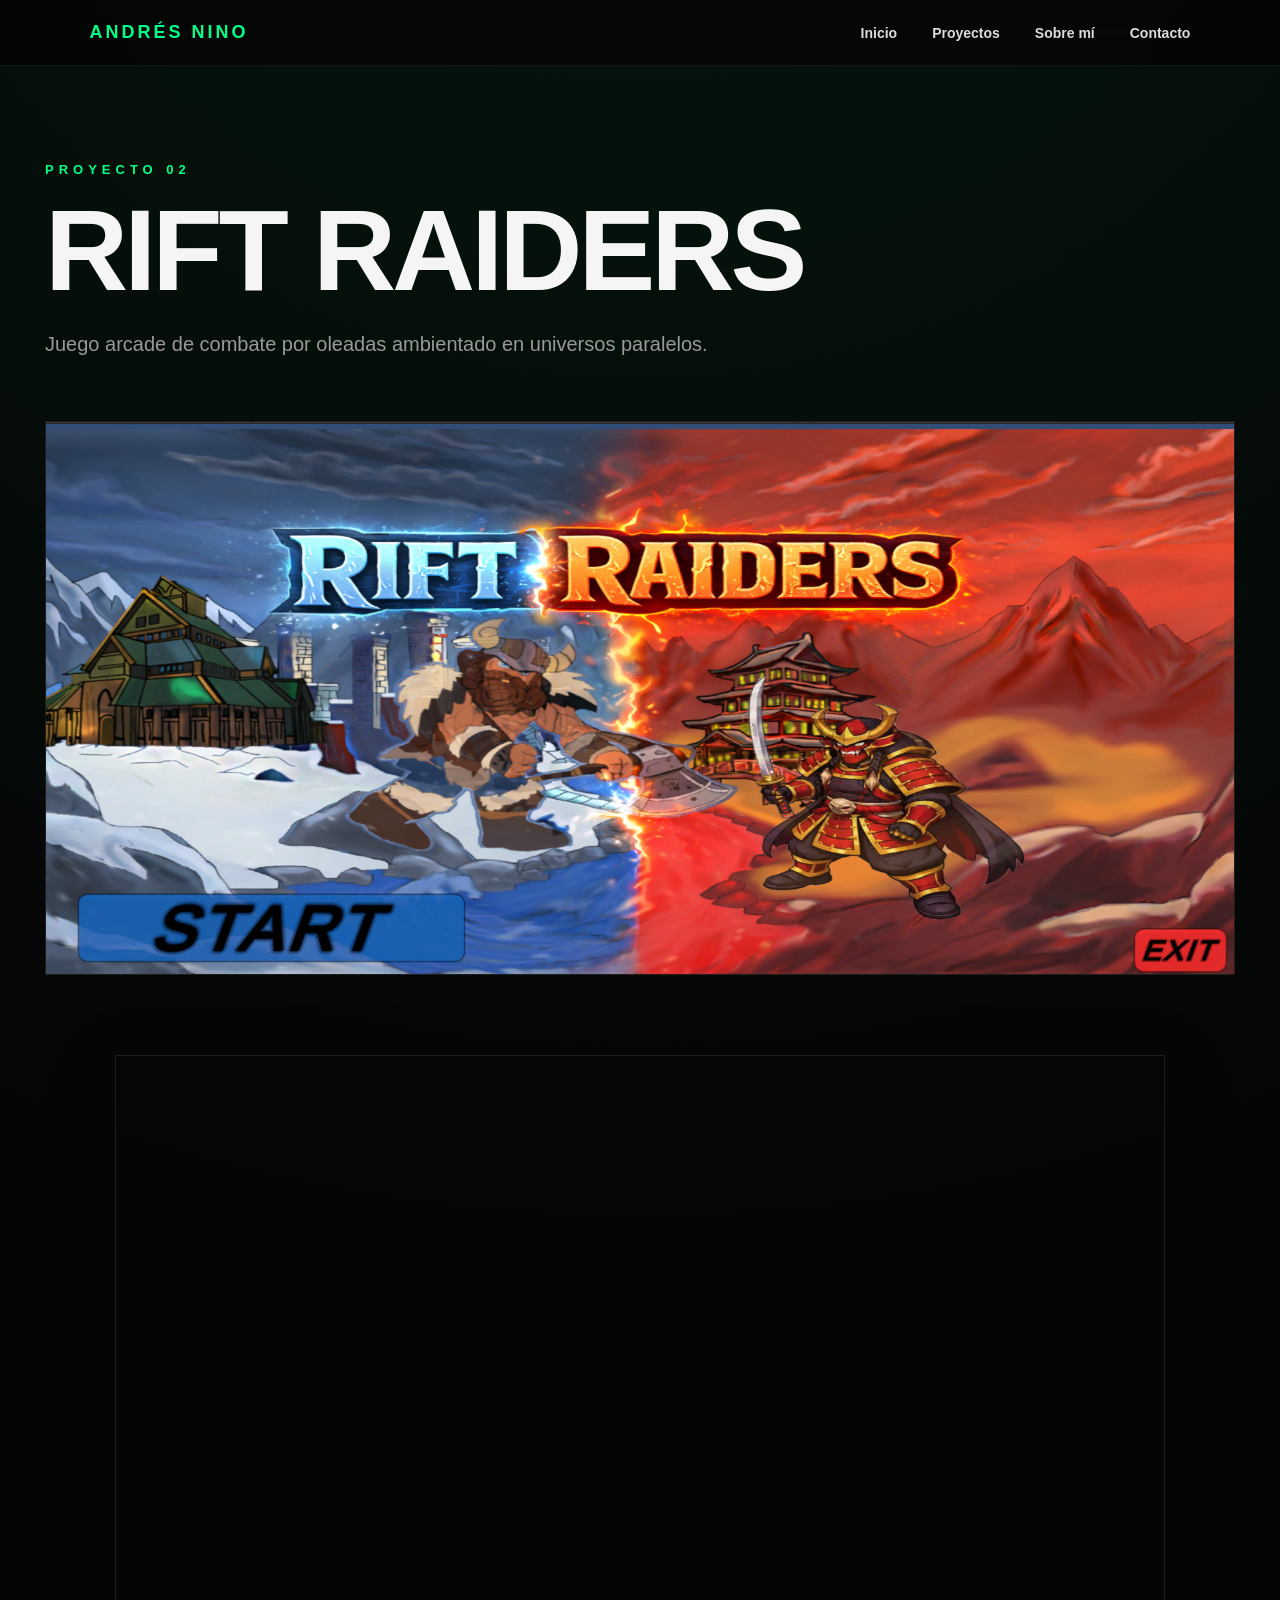
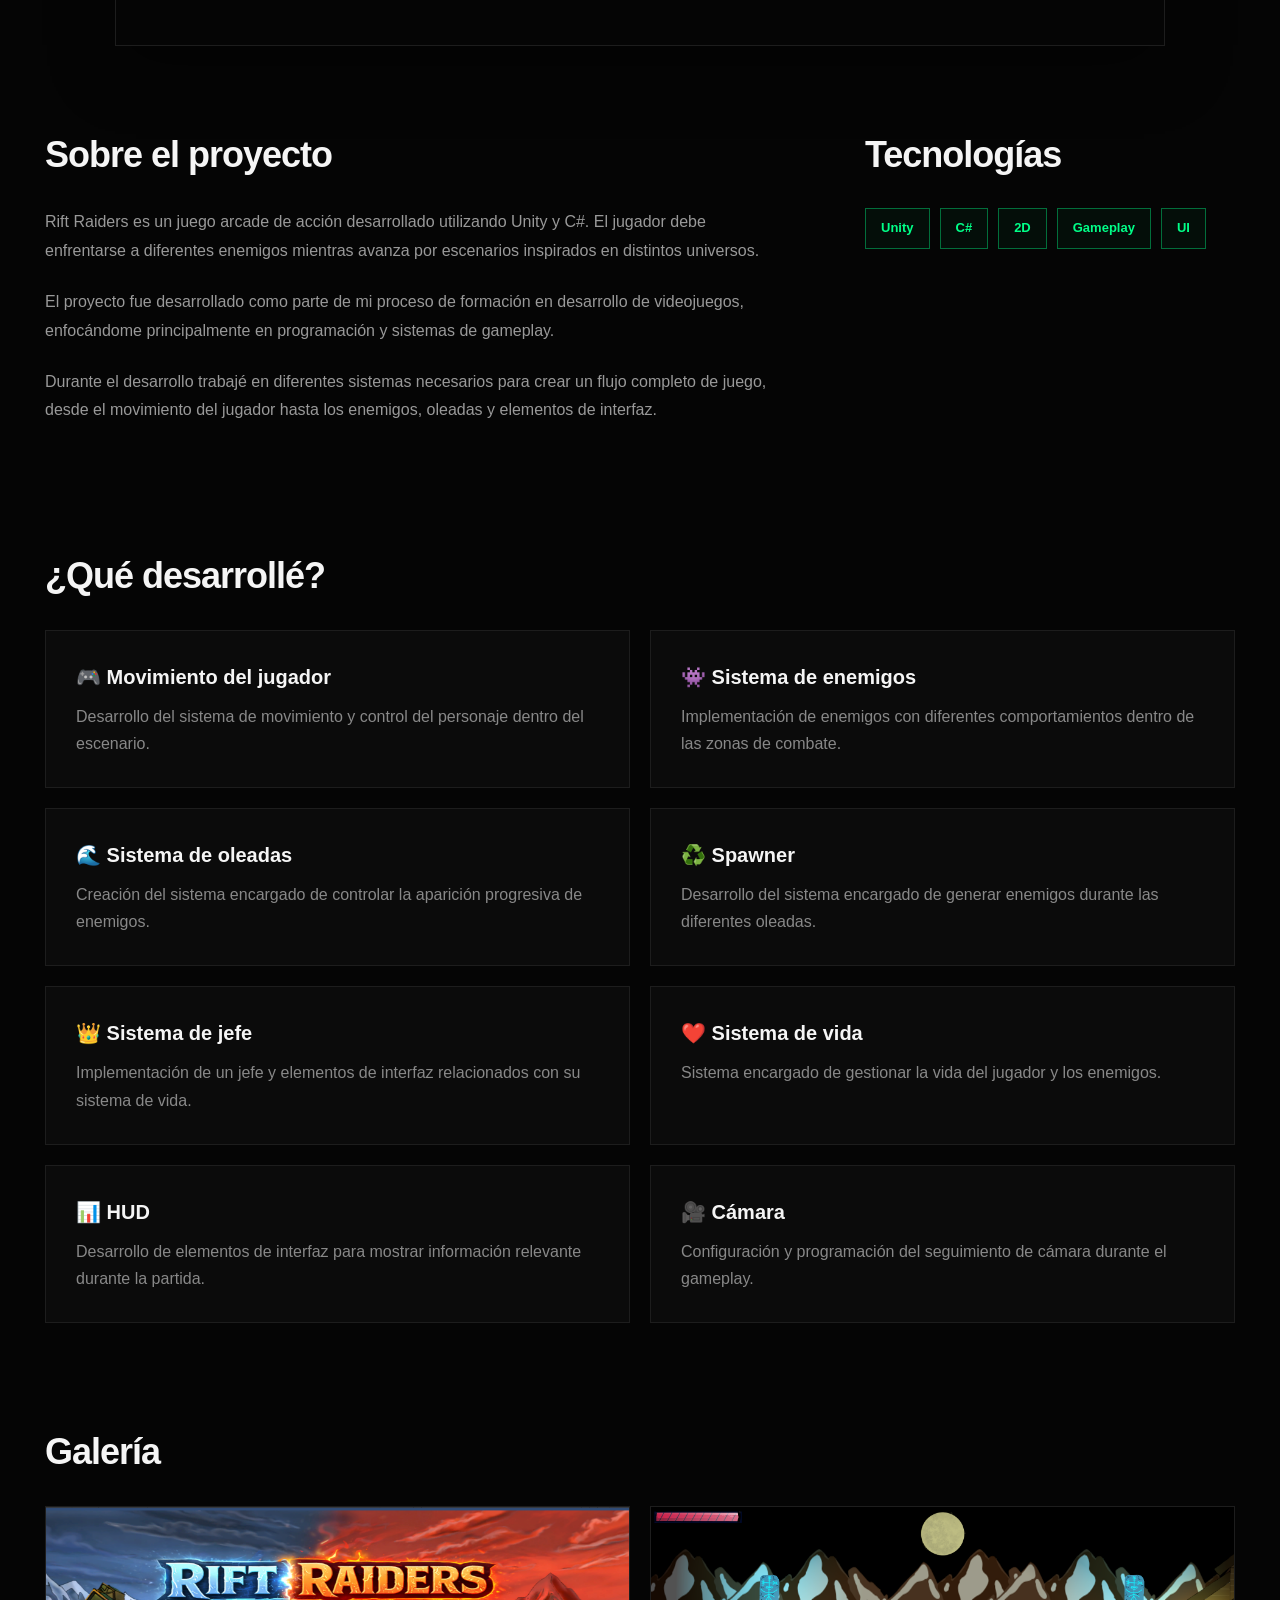
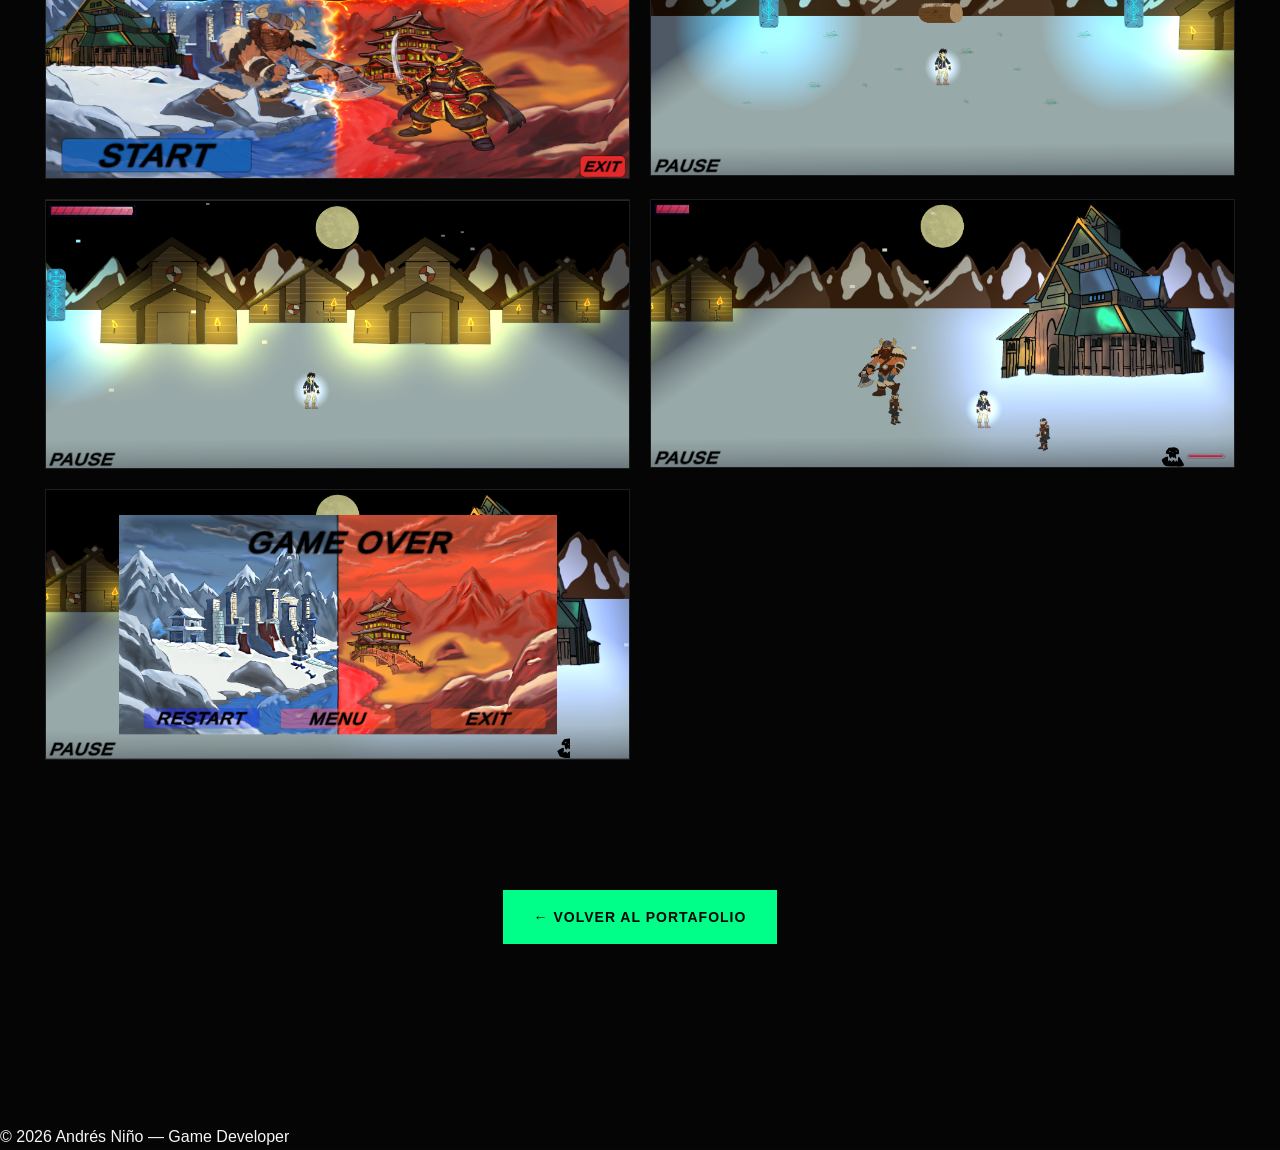
<file: rift-raiders.html>
<!DOCTYPE html>
<html lang="es">

<head>

    <meta charset="UTF-8">

    <meta name="viewport" content="width=device-width, initial-scale=1.0">

    <title>Rift Raiders | Andrés Niño</title>

    <link rel="stylesheet" href="style.css">

</head>


<body>


    <!-- =========================
         NAVBAR
    ========================== -->

    <header>

        <nav>

            <h2>ANDRÉS NINO</h2>

            <ul>

                <li>
                    <a href="index.html">
                        Inicio
                    </a>
                </li>

                <li>
                    <a href="index.html#proyectos">
                        Proyectos
                    </a>
                </li>

                <li>
                    <a href="index.html#sobre-mi">
                        Sobre mí
                    </a>
                </li>

                <li>
                    <a href="index.html#contacto">
                        Contacto
                    </a>
                </li>

            </ul>

        </nav>

    </header>



    <!-- =========================
         PROYECTO
    ========================== -->

    <main>

        <section class="project-detail">


            <!-- TÍTULO -->

            <p class="small-text">
                PROYECTO 02
            </p>


            <h1>
                RIFT RAIDERS
            </h1>


            <p class="project-subtitle">

                Juego arcade de combate por oleadas
                ambientado en universos paralelos.

            </p>



            <!-- =========================
                 IMAGEN PRINCIPAL
            ========================== -->

            <div class="main-project-image">

                <img
                    src="img/rift-1.png"
                    alt="Pantalla principal de Rift Raiders"
                >

            </div>



            <!-- =========================
                 VIDEO DEL JUEGO
            ========================== -->

            <div class="project-video">

                <iframe
                    src="https://www.youtube.com/embed/rQVy-U97GKM"
                    title="Rift Raiders - Gameplay"
                    frameborder="0"
                    allow="accelerometer; autoplay; clipboard-write; encrypted-media; gyroscope; picture-in-picture; web-share"
                    allowfullscreen>
                </iframe>

            </div>



            <!-- =========================
                 INFORMACIÓN
            ========================== -->

            <div class="project-content">


                <!-- SOBRE EL PROYECTO -->

                <div>

                    <h2>
                        Sobre el proyecto
                    </h2>


                    <p>

                        Rift Raiders es un juego arcade de acción
                        desarrollado utilizando Unity y C#.

                        El jugador debe enfrentarse a diferentes
                        enemigos mientras avanza por escenarios
                        inspirados en distintos universos.

                    </p>


                    <p>

                        El proyecto fue desarrollado como parte
                        de mi proceso de formación en desarrollo
                        de videojuegos, enfocándome principalmente
                        en programación y sistemas de gameplay.

                    </p>


                    <p>

                        Durante el desarrollo trabajé en diferentes
                        sistemas necesarios para crear un flujo
                        completo de juego, desde el movimiento del
                        jugador hasta los enemigos, oleadas y
                        elementos de interfaz.

                    </p>

                </div>



                <!-- TECNOLOGÍAS -->

                <div>

                    <h2>
                        Tecnologías
                    </h2>


                    <div class="technology-list">

                        <span>
                            Unity
                        </span>

                        <span>
                            C#
                        </span>

                        <span>
                            2D
                        </span>

                        <span>
                            Gameplay
                        </span>

                        <span>
                            UI
                        </span>

                    </div>

                </div>

            </div>



            <!-- =========================
                 LO QUE DESARROLLÉ
            ========================== -->

            <div class="project-section">

                <h2>
                    ¿Qué desarrollé?
                </h2>


                <div class="features">


                    <!-- MOVIMIENTO -->

                    <div>

                        <h3>
                            🎮 Movimiento del jugador
                        </h3>

                        <p>

                            Desarrollo del sistema de movimiento
                            y control del personaje dentro del
                            escenario.

                        </p>

                    </div>



                    <!-- ENEMIGOS -->

                    <div>

                        <h3>
                            👾 Sistema de enemigos
                        </h3>

                        <p>

                            Implementación de enemigos con
                            diferentes comportamientos dentro
                            de las zonas de combate.

                        </p>

                    </div>



                    <!-- OLEADAS -->

                    <div>

                        <h3>
                            🌊 Sistema de oleadas
                        </h3>

                        <p>

                            Creación del sistema encargado de
                            controlar la aparición progresiva
                            de enemigos.

                        </p>

                    </div>



                    <!-- SPAWNER -->

                    <div>

                        <h3>
                            ♻️ Spawner
                        </h3>

                        <p>

                            Desarrollo del sistema encargado
                            de generar enemigos durante las
                            diferentes oleadas.

                        </p>

                    </div>


                    <!-- JEFE -->

                    <div>

                        <h3>
                            👑 Sistema de jefe
                        </h3>

                        <p>

                            Implementación de un jefe y elementos
                            de interfaz relacionados con su
                            sistema de vida.

                        </p>

                    </div>



                    <!-- VIDA -->

                    <div>

                        <h3>
                            ❤️ Sistema de vida
                        </h3>

                        <p>

                            Sistema encargado de gestionar la
                            vida del jugador y los enemigos.

                        </p>

                    </div>



                    <!-- HUD -->

                    <div>

                        <h3>
                            📊 HUD
                        </h3>

                        <p>

                            Desarrollo de elementos de interfaz
                            para mostrar información relevante
                            durante la partida.

                        </p>

                    </div>



                    <!-- CÁMARA -->

                    <div>

                        <h3>
                            🎥 Cámara
                        </h3>

                        <p>

                            Configuración y programación del
                            seguimiento de cámara durante
                            el gameplay.

                        </p>

                    </div>


                </div>

            </div>



            <!-- =========================
                 GALERÍA
            ========================== -->

            <div class="project-section">

                <h2>
                    Galería
                </h2>


                <div class="gallery">


                    <img
                        src="img/rift-1.png"
                        alt="Pantalla principal de Rift Raiders"
                    >


                    <img
                        src="img/rift-2.png"
                        alt="Escenario de Rift Raiders"
                    >


                    <img
                        src="img/rift-3.png"
                        alt="Zona de casas de Rift Raiders"
                    >


                    <img
                        src="img/rift-4.png"
                        alt="Combate contra enemigos en Rift Raiders"
                    >


                    <img
                        src="img/rift-5.png"
                        alt="Pantalla de Game Over de Rift Raiders"
                    >

                </div>

            </div>



            <!-- =========================
                 BOTÓN VOLVER
            ========================== -->

            <div class="back-button">

                <a
                    href="index.html"
                    class="button"
                >

                    ← VOLVER AL PORTAFOLIO

                </a>

            </div>


        </section>

    </main>



    <!-- =========================
         FOOTER
    ========================== -->

    <footer>

        <p>

            © 2026 Andrés Niño — Game Developer

        </p>

    </footer>


</body>

</html>
</file>
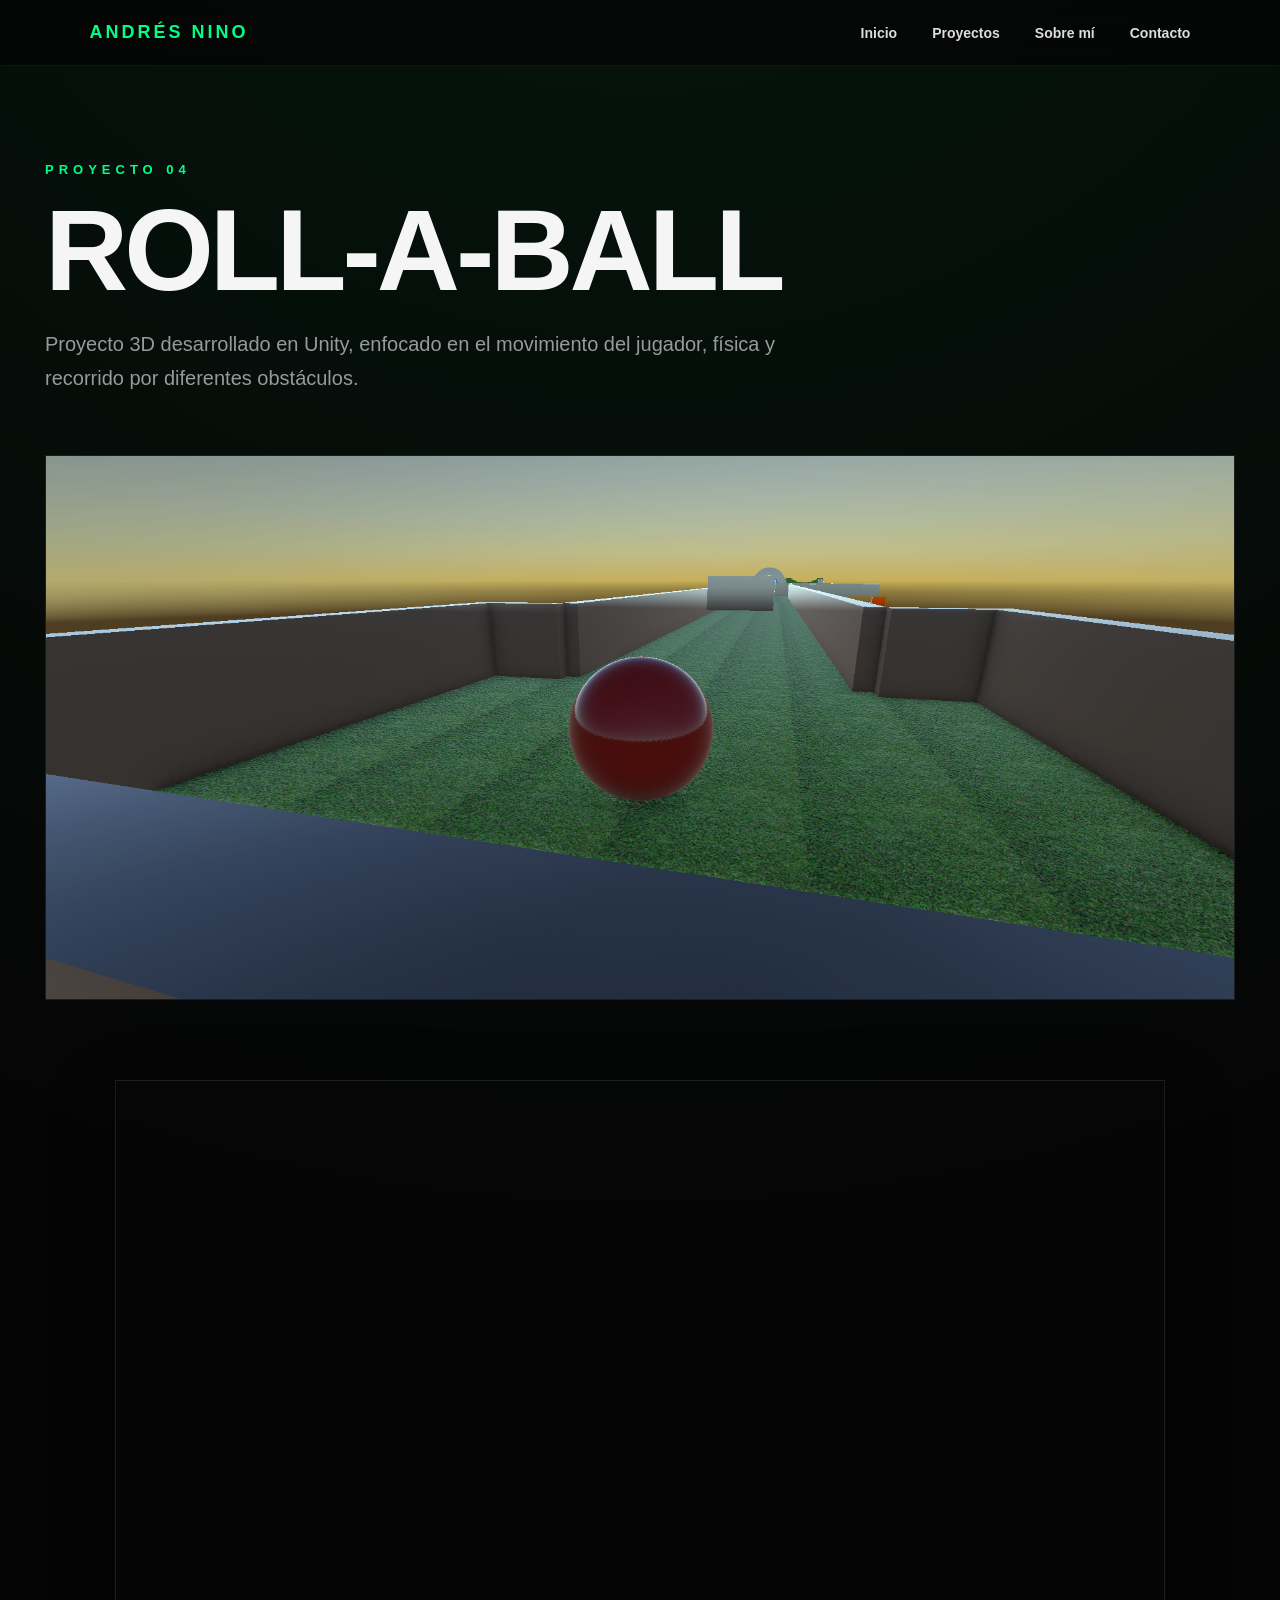
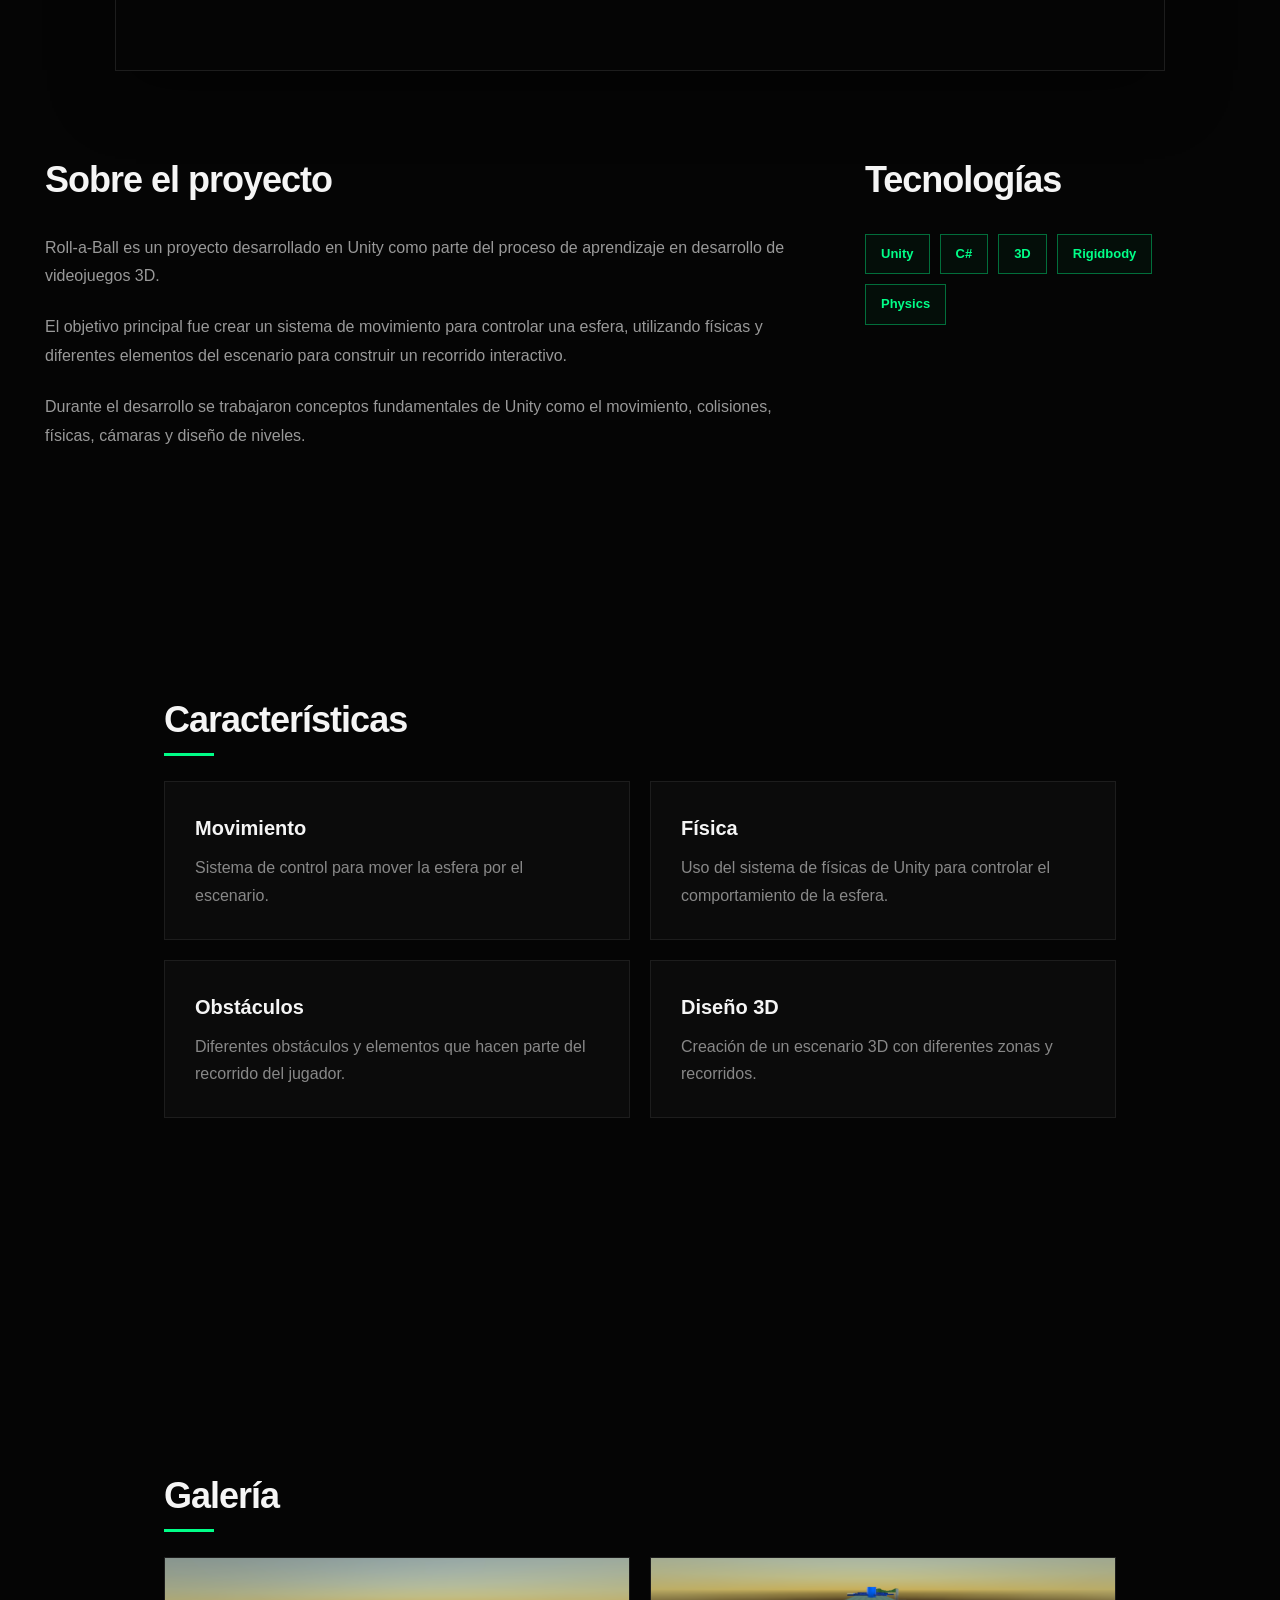
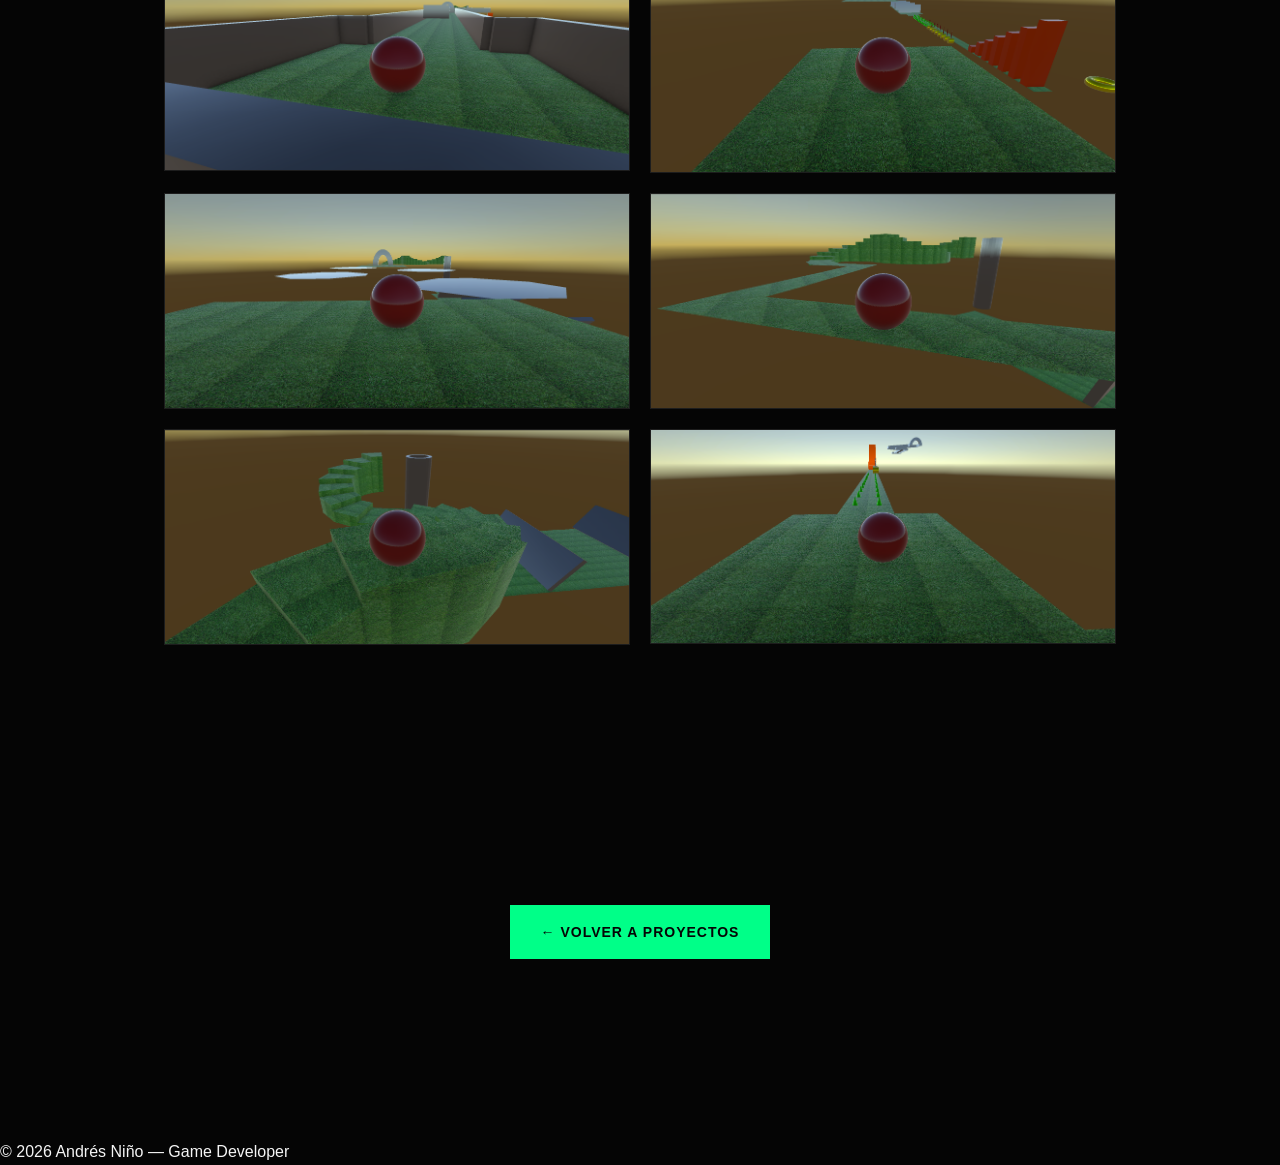
<file: roll-a-ball.html>
<!DOCTYPE html>
<html lang="es">
<head>
    <meta charset="UTF-8">
    <meta name="viewport" content="width=device-width, initial-scale=1.0">

    <title>Roll-a-Ball | Andrés Niño</title>

    <link rel="stylesheet" href="style.css">
</head>

<body>

    <!-- NAVBAR -->

    <header>
        <nav>
            <h2>ANDRÉS NINO</h2>

            <ul>
                <li><a href="index.html">Inicio</a></li>
                <li><a href="index.html#proyectos">Proyectos</a></li>
                <li><a href="index.html#sobre-mi">Sobre mí</a></li>
                <li><a href="index.html#contacto">Contacto</a></li>
            </ul>
        </nav>
    </header>


    <main>

        <!-- PROYECTO -->

        <section class="project-detail">

            <p class="small-text">PROYECTO 04</p>

            <h1>ROLL-A-BALL</h1>

            <p class="project-subtitle">
                Proyecto 3D desarrollado en Unity, enfocado en el
                movimiento del jugador, física y recorrido por
                diferentes obstáculos.
            </p>


            <!-- IMAGEN PRINCIPAL -->

            <div class="main-project-image">

                <img
                    src="img/roll-1.png"
                    alt="Roll-a-Ball"
                >

            </div>


            <!-- VIDEO -->

            <div class="project-video">

                <iframe
                    src="https://www.youtube.com/embed/tDpAYdThlVY"
                    title="Roll-a-Ball - Gameplay"
                    frameborder="0"
                    allow="accelerometer; autoplay; clipboard-write; encrypted-media; gyroscope; picture-in-picture; web-share"
                    allowfullscreen>
                </iframe>

            </div>


            <!-- INFORMACIÓN -->

            <div class="project-content">


                <!-- DESCRIPCIÓN -->

                <div>

                    <h2>Sobre el proyecto</h2>

                    <p>
                        Roll-a-Ball es un proyecto desarrollado en
                        Unity como parte del proceso de aprendizaje
                        en desarrollo de videojuegos 3D.
                    </p>

                    <p>
                        El objetivo principal fue crear un sistema
                        de movimiento para controlar una esfera,
                        utilizando físicas y diferentes elementos
                        del escenario para construir un recorrido
                        interactivo.
                    </p>

                    <p>
                        Durante el desarrollo se trabajaron conceptos
                        fundamentales de Unity como el movimiento,
                        colisiones, físicas, cámaras y diseño de
                        niveles.
                    </p>

                </div>


                <!-- TECNOLOGÍAS -->

                <div>

                    <h2>Tecnologías</h2>

                    <div class="technology-list">

                        <span>Unity</span>
                        <span>C#</span>
                        <span>3D</span>
                        <span>Rigidbody</span>
                        <span>Physics</span>

                    </div>

                </div>

            </div>


            <!-- CARACTERÍSTICAS -->

            <section class="project-section">

                <h2>Características</h2>

                <div class="features">


                    <div>

                        <h3>Movimiento</h3>

                        <p>
                            Sistema de control para mover la esfera
                            por el escenario.
                        </p>

                    </div>


                    <div>

                        <h3>Física</h3>

                        <p>
                            Uso del sistema de físicas de Unity
                            para controlar el comportamiento de
                            la esfera.
                        </p>

                    </div>


                    <div>

                        <h3>Obstáculos</h3>

                        <p>
                            Diferentes obstáculos y elementos que
                            hacen parte del recorrido del jugador.
                        </p>

                    </div>


                    <div>

                        <h3>Diseño 3D</h3>

                        <p>
                            Creación de un escenario 3D con
                            diferentes zonas y recorridos.
                        </p>

                    </div>


                </div>

            </section>


            <!-- GALERÍA -->

            <section class="project-section">

                <h2>Galería</h2>

                <div class="gallery">

                    <img
                        src="img/roll-1.png"
                        alt="Roll-a-Ball captura 1"
                    >

                    <img
                        src="img/roll-2.png"
                        alt="Roll-a-Ball captura 2"
                    >

                    <img
                        src="img/roll-3.png"
                        alt="Roll-a-Ball captura 3"
                    >

                    <img
                        src="img/roll-4.png"
                        alt="Roll-a-Ball captura 4"
                    >

                    <img
                        src="img/roll-5.png"
                        alt="Roll-a-Ball captura 5"
                    >

                    <img
                        src="img/roll-6.png"
                        alt="Roll-a-Ball captura 6"
                    >

                </div>

            </section>


            <!-- VOLVER -->

            <div class="back-button">

                <a href="index.html#proyectos" class="button">
                    ← VOLVER A PROYECTOS
                </a>

            </div>


        </section>

    </main>


    <!-- FOOTER -->

    <footer>

        <p>
            © 2026 Andrés Niño — Game Developer
        </p>

    </footer>


</body>
</html>
</file>
<file: style.css>
/* =========================================================
   CONFIGURACIÓN GENERAL
========================================================= */

* {
    margin: 0;
    padding: 0;
    box-sizing: border-box;
    scroll-behavior: smooth;
}

html {
    width: 100%;
    overflow-x: hidden;
    background: #050505;
}

body {
    width: 100%;
    max-width: 100%;
    overflow-x: hidden;

    background:
        radial-gradient(
            circle at 50% -10%,
            rgba(0, 255, 136, 0.08),
            transparent 35%
        ),
        #050505;

    color: #f5f5f5;

    font-family: Arial, Helvetica, sans-serif;

    line-height: 1.6;
}

img {
    max-width: 100%;
    height: auto;
}


/* =========================================================
   VARIABLES
========================================================= */

:root {
    --green: #00ff88;
    --green-dark: #00c96b;

    --black: #050505;
    --dark: #0a0a0a;
    --card: #0e0e0e;

    --border: #1d1d1d;

    --text: #f5f5f5;
    --gray: #999;
}


/* =========================================================
   HEADER
========================================================= */

header {
    position: fixed;

    top: 0;
    left: 0;

    width: 100%;

    padding: 18px 7%;

    background: rgba(5, 5, 5, 0.82);

    backdrop-filter: blur(16px);
    -webkit-backdrop-filter: blur(16px);

    border-bottom: 1px solid rgba(255, 255, 255, 0.06);

    z-index: 1000;
}


nav {
    display: flex;

    justify-content: space-between;
    align-items: center;

    max-width: 1400px;
    margin: auto;
}


nav h2 {
    color: var(--green);

    font-size: 18px;

    letter-spacing: 3px;

    font-weight: 800;
}


nav ul {
    display: flex;

    gap: 35px;

    list-style: none;
}


nav a {
    position: relative;

    color: #ddd;

    text-decoration: none;

    font-size: 14px;

    font-weight: 600;

    transition: 0.3s;
}


nav a::after {
    content: "";

    position: absolute;

    left: 0;
    bottom: -7px;

    width: 0;
    height: 2px;

    background: var(--green);

    transition: 0.3s;
}


nav a:hover {
    color: var(--green);
}


nav a:hover::after {
    width: 100%;
}


/* =========================================================
   HERO
========================================================= */

.hero {
    position: relative;

    min-height: 100vh;

    display: flex;
    align-items: center;

    padding: 150px 8%;

    overflow: hidden;

    background:
        radial-gradient(
            circle at 75% 45%,
            rgba(0, 255, 136, 0.13),
            transparent 25%
        ),
        #050505;
}


/* =========================================================
   CONTENIDO
========================================================= */

.hero-content {
    position: relative;

    width: 100%;
    max-width: 1450px;

    margin: auto;

    display: grid;

    grid-template-columns:
        1.2fr
        0.8fr;

    gap: 80px;

    align-items: center;

    z-index: 5;
}


/* =========================================================
   TEXTO
========================================================= */

.hero-text {
    max-width: 850px;
}


.small-text {
    color: var(--green);

    font-size: 13px;

    font-weight: 900;

    letter-spacing: 5px;

    margin-bottom: 18px;
}


.hero h1 {
    font-size: clamp(75px, 10vw, 150px);

    line-height: 0.82;

    letter-spacing: -6px;

    margin-bottom: 30px;

    font-weight: 900;
}


.hero h2 {
    color: var(--green);

    font-size: clamp(20px, 3vw, 32px);

    letter-spacing: 7px;

    margin-bottom: 25px;

    font-weight: 900;
}


/* =========================================================
   TAGS
========================================================= */

.hero-tags {
    display: flex;

    flex-wrap: wrap;

    gap: 8px;

    margin-bottom: 28px;
}


.hero-tags span {
    padding: 6px 10px;

    background:
        rgba(0, 255, 136, 0.04);

    border: 1px solid
        rgba(0, 255, 136, 0.3);

    color: var(--green);

    font-size: 10px;

    font-weight: 900;

    letter-spacing: 1.5px;
}


/* =========================================================
   DESCRIPCIÓN
========================================================= */

.hero-description {
    max-width: 680px;

    color: #999;

    font-size: 17px;

    line-height: 1.8;

    margin-bottom: 10px;
}


/* =========================================================
   PANEL
========================================================= */

.hero-panel {
    position: relative;

    width: 100%;

    max-width: 500px;

    justify-self: end;

    background:
        rgba(10, 10, 10, 0.9);

    border: 1px solid
        rgba(0, 255, 136, 0.25);

    box-shadow:
        0 30px 80px
        rgba(0, 0, 0, 0.5),

        0 0 40px
        rgba(0, 255, 136, 0.04);

    backdrop-filter: blur(10px);
}


/* =========================================================
   PANEL HEADER
========================================================= */

.panel-header {
    display: flex;

    justify-content: space-between;

    align-items: center;

    padding: 16px 20px;

    border-bottom: 1px solid var(--border);

    color: #777;

    font-size: 10px;

    font-weight: 900;

    letter-spacing: 2px;
}


.status {
    color: var(--green);

    font-size: 9px;
}


/* =========================================================
   PANEL CONTENT
========================================================= */

.panel-content {
    padding: 10px 0;
}


.panel-line {
    display: grid;

    grid-template-columns:
        40px
        1fr
        25px;

    align-items: center;

    gap: 15px;

    padding: 18px 20px;

    border-bottom: 1px solid
        rgba(255, 255, 255, 0.04);

    color: #bbb;

    font-size: 12px;

    font-weight: 700;

    letter-spacing: 1px;

    transition: 0.3s;
}


.panel-line:hover {
    background:
        rgba(0, 255, 136, 0.04);

    color: white;

    padding-left: 25px;
}


.line-number {
    color: #444;

    font-size: 10px;
}


.panel-line strong {
    color: var(--green);

    font-size: 16px;
}


/* =========================================================
   PANEL FOOTER
========================================================= */

.panel-footer {
    display: flex;

    justify-content: space-between;

    padding: 16px 20px;

    color: #555;

    font-size: 9px;

    font-weight: 900;

    letter-spacing: 2px;
}


/* =========================================================
   GRID DE FONDO
========================================================= */

.hero-grid {
    position: absolute;

    inset: 0;

    opacity: 0.18;

    background-image:
        linear-gradient(
            rgba(0, 255, 136, 0.05) 1px,
            transparent 1px
        ),
        linear-gradient(
            90deg,
            rgba(0, 255, 136, 0.05) 1px,
            transparent 1px
        );

    background-size:
        70px 70px;

    mask-image:
        linear-gradient(
            to right,
            transparent,
            black 60%,
            transparent
        );

    pointer-events: none;
}


/* =========================================================
   GLOW
========================================================= */

.hero-glow {
    position: absolute;

    width: 500px;
    height: 500px;

    right: -150px;
    top: 25%;

    border-radius: 50%;

    background:
        rgba(0, 255, 136, 0.08);

    filter: blur(100px);

    pointer-events: none;
}


/* =========================================================
   RESPONSIVE HERO
========================================================= */

@media (max-width: 1000px) {

    .hero-content {
        grid-template-columns: 1fr;

        gap: 60px;
    }


    .hero-panel {
        justify-self: start;

        max-width: 650px;
    }

}


@media (max-width: 700px) {

    .hero {
        padding:
            130px 7%
            90px;
    }


    .hero h1 {
        font-size:
            clamp(65px, 18vw, 100px);

        letter-spacing: -5px;
    }


    .hero h2 {
        font-size: 18px;

        letter-spacing: 5px;
    }


    .hero-description {
        font-size: 16px;
    }


    .hero-panel {
        max-width: 100%;
    }


    .panel-line {
        font-size: 10px;

        padding: 15px;
    }

}

/* =========================================================
   BOTONES
========================================================= */

.button {
    display: inline-flex;

    align-items: center;
    justify-content: center;

    margin-top: 30px;

    padding: 15px 30px;

    background: var(--green);

    color: #050505;

    text-decoration: none;

    font-size: 14px;

    font-weight: 900;

    letter-spacing: 1px;

    border: 1px solid var(--green);

    transition:
        transform 0.3s,
        box-shadow 0.3s,
        background 0.3s;
}


.button:hover {
    transform: translateY(-5px);

    background: transparent;

    color: var(--green);

    box-shadow:
        0 0 25px rgba(0, 255, 136, 0.2);
}


/* =========================================================
   SECCIONES
========================================================= */

section {
    padding: 130px 10%;
}


section > h2 {
    position: relative;

    display: inline-block;

    font-size: clamp(36px, 5vw, 60px);

    line-height: 1;

    margin-bottom: 20px;

    letter-spacing: -2px;
}


section > h2::after {
    content: "";

    display: block;

    width: 50px;
    height: 3px;

    margin-top: 15px;

    background: var(--green);
}


.section-description {
    max-width: 600px;

    color: #888;

    margin-bottom: 55px;

    font-size: 17px;
}


/* =========================================================
   PROYECTOS
========================================================= */

#proyectos {
    background: #070707;
}


.projects-container {
    display: grid;

    grid-template-columns:
        repeat(auto-fit, minmax(300px, 1fr));

    gap: 25px;

    max-width: 1400px;
}


/* =========================================================
   TARJETA
========================================================= */

.project-card {
    position: relative;

    background: var(--card);

    border: 1px solid var(--border);

    overflow: hidden;

    transition:
        transform 0.4s,
        border-color 0.4s,
        box-shadow 0.4s;
}


.project-card:hover {
    transform: translateY(-10px);

    border-color: rgba(0, 255, 136, 0.7);

    box-shadow:
        0 20px 60px rgba(0, 0, 0, 0.5),
        0 0 30px rgba(0, 255, 136, 0.07);
}


/* =========================================================
   IMAGEN DEL PROYECTO
========================================================= */

.project-image {
    position: relative;

    width: 100%;
    height: 230px;

    overflow: hidden;

    background: #0a0a0a;
}


.project-image::after {
    content: "";

    position: absolute;

    inset: 0;

    background:
        linear-gradient(
            to top,
            rgba(5, 5, 5, 0.65),
            transparent 50%
        );

    pointer-events: none;
}


.project-image img {
    width: 100%;
    height: 100%;

    object-fit: cover;

    display: block;

    transition:
        transform 0.6s,
        filter 0.6s;
}


.project-card:hover .project-image img {
    transform: scale(1.07);

    filter: brightness(1.08);
}


/* =========================================================
   INFORMACIÓN DEL PROYECTO
========================================================= */

.project-info {
    padding: 28px;
}


.project-info h3 {
    font-size: 27px;

    margin-bottom: 12px;

    letter-spacing: -0.5px;
}


.project-info p {
    color: #888;

    font-size: 15px;

    line-height: 1.7;

    margin-bottom: 22px;
}


/* =========================================================
   ETIQUETAS
========================================================= */

.project-info span {
    display: inline-block;

    padding: 6px 10px;

    margin-right: 5px;
    margin-bottom: 5px;

    background: rgba(0, 255, 136, 0.04);

    border: 1px solid rgba(0, 255, 136, 0.35);

    color: var(--green);

    font-size: 11px;

    font-weight: 700;

    letter-spacing: 1px;
}


/* =========================================================
   BOTÓN PROYECTO
========================================================= */

.project-button {
    display: inline-block;

    margin-top: 22px;

    color: var(--green);

    text-decoration: none;

    font-size: 13px;

    font-weight: 900;

    letter-spacing: 1px;

    transition:
        letter-spacing 0.3s,
        color 0.3s;
}


.project-button:hover {
    letter-spacing: 3px;

    color: #fff;
}


/* =========================================================
   SOBRE MÍ
========================================================= */

#sobre-mi {
    background:
        linear-gradient(
            135deg,
            #0a0a0a,
            #070707
        );

    border-top: 1px solid var(--border);
    border-bottom: 1px solid var(--border);
}


#sobre-mi p {
    max-width: 850px;

    color: #aaa;

    margin-bottom: 22px;

    font-size: 18px;

    line-height: 1.9;
}
/* =========================================================
   SOBRE MÍ - NUEVO DISEÑO
========================================================= */

#sobre-mi {
    background:
        radial-gradient(
            circle at 80% 50%,
            rgba(0, 255, 136, 0.06),
            transparent 35%
        ),
        #080808;

    border-top: 1px solid var(--border);
    border-bottom: 1px solid var(--border);
}


.about-container {
    max-width: 1400px;

    margin: auto;

    display: grid;

    grid-template-columns:
        1.2fr
        1fr;

    gap: 100px;

    align-items: start;
}


/* =========================================================
   TEXTO
========================================================= */

.about-text {
    max-width: 750px;
}


.about-label {
    color: var(--green);

    font-size: 12px;

    font-weight: 900;

    letter-spacing: 4px;

    margin-bottom: 18px;
}


.about-text h2 {
    font-size: clamp(50px, 7vw, 85px);

    line-height: 0.85;

    letter-spacing: -4px;

    margin-bottom: 45px;

    font-weight: 900;
}


.about-text h2::after {
    content: "";

    display: block;

    width: 60px;
    height: 4px;

    background: var(--green);

    margin-top: 25px;
}


.about-text p:not(.about-label) {
    color: #999;

    font-size: 17px;

    line-height: 1.9;

    margin-bottom: 22px;
}


.about-text strong {
    color: #eee;

    font-weight: 700;
}


/* =========================================================
   HABILIDADES
========================================================= */

.about-skills {
    width: 100%;
}


.about-skills > .about-label {
    margin-bottom: 25px;
}


.skills-grid {
    display: grid;

    grid-template-columns:
        repeat(2, 1fr);

    gap: 12px;
}


.skill {
    position: relative;

    padding: 22px;

    min-height: 125px;

    background: #0d0d0d;

    border: 1px solid var(--border);

    overflow: hidden;

    transition:
        transform 0.3s,
        border-color 0.3s,
        background 0.3s;
}


.skill::before {
    content: "";

    position: absolute;

    left: 0;
    top: 0;

    width: 3px;
    height: 0;

    background: var(--green);

    transition: 0.3s;
}


.skill:hover {
    transform: translateY(-4px);

    border-color: rgba(0, 255, 136, 0.45);

    background: #101010;
}


.skill:hover::before {
    height: 100%;
}


.skill span {
    display: block;

    color: var(--green);

    font-size: 11px;

    font-weight: 800;

    letter-spacing: 2px;

    margin-bottom: 8px;
}


.skill h3 {
    font-size: 20px;

    margin-bottom: 4px;
}


.skill p {
    color: #666;

    font-size: 12px;

    margin: 0;
}


/* =========================================================
   SOBRE MÍ - NUEVO DISEÑO
========================================================= */

#sobre-mi {
    background:
        radial-gradient(
            circle at 80% 50%,
            rgba(0, 255, 136, 0.06),
            transparent 35%
        ),
        #080808;

    border-top: 1px solid var(--border);
    border-bottom: 1px solid var(--border);
}


.about-container {
    max-width: 1400px;

    margin: auto;

    display: grid;

    grid-template-columns:
        1.2fr
        1fr;

    gap: 100px;

    align-items: start;
}


/* =========================================================
   TEXTO
========================================================= */

.about-text {
    max-width: 750px;
}


.about-label {
    color: var(--green);

    font-size: 12px;

    font-weight: 900;

    letter-spacing: 4px;

    margin-bottom: 18px;
}


.about-text h2 {
    font-size: clamp(50px, 7vw, 85px);

    line-height: 0.85;

    letter-spacing: -4px;

    margin-bottom: 45px;

    font-weight: 900;
}


.about-text h2::after {
    content: "";

    display: block;

    width: 60px;
    height: 4px;

    background: var(--green);

    margin-top: 25px;
}


.about-text p:not(.about-label) {
    color: #999;

    font-size: 17px;

    line-height: 1.9;

    margin-bottom: 22px;
}


.about-text strong {
    color: #eee;

    font-weight: 700;
}


/* =========================================================
   HABILIDADES
========================================================= */

.about-skills {
    width: 100%;
}


.about-skills > .about-label {
    margin-bottom: 25px;
}


.skills-grid {
    display: grid;

    grid-template-columns:
        repeat(2, 1fr);

    gap: 12px;
}


.skill {
    position: relative;

    padding: 22px;

    min-height: 125px;

    background: #0d0d0d;

    border: 1px solid var(--border);

    overflow: hidden;

    transition:
        transform 0.3s,
        border-color 0.3s,
        background 0.3s;
}


.skill::before {
    content: "";

    position: absolute;

    left: 0;
    top: 0;

    width: 3px;
    height: 0;

    background: var(--green);

    transition: 0.3s;
}


.skill:hover {
    transform: translateY(-4px);

    border-color: rgba(0, 255, 136, 0.45);

    background: #101010;
}


.skill:hover::before {
    height: 100%;
}


.skill span {
    display: block;

    color: var(--green);

    font-size: 11px;

    font-weight: 800;

    letter-spacing: 2px;

    margin-bottom: 8px;
}


.skill h3 {
    font-size: 20px;

    margin-bottom: 4px;
}


.skill p {
    color: #666;

    font-size: 12px;

    margin: 0;
}


/* =========================================================
   RESPONSIVE - SOBRE MÍ
========================================================= */

@media (max-width: 900px) {

    .about-container {
        grid-template-columns: 1fr;

        gap: 60px;
    }

}


@media (max-width: 500px) {

    .skills-grid {
        grid-template-columns: 1fr;
    }

}

/* =========================================================
   CONTACTO
========================================================= */

#contacto {
    text-align: center;

    background:
        radial-gradient(
            circle at center,
            rgba(0, 255, 136, 0.07),
            transparent 45%
        );
}


#contacto > h2 {
    display: block;
}


#contacto > h2::after {
    margin-left: auto;
    margin-right: auto;
}


#contacto p {
    color: #999;

    font-size: 18px;
}

```css
/* =========================================================
   CONTACTO
========================================================= */

#contacto {
    text-align: left;

    background:
        radial-gradient(
            circle at 20% 50%,
            rgba(0, 255, 136, 0.07),
            transparent 35%
        ),
        #050505;

    border-top: 1px solid var(--border);
}


.contact-container {
    max-width: 1400px;

    margin: auto;

    display: grid;

    grid-template-columns:
        1fr
        1.2fr;

    gap: 100px;

    align-items: start;
}


/* =========================================================
   ENCABEZADO
========================================================= */

.contact-header {
    max-width: 600px;
}


.contact-header h2 {
    font-size: clamp(50px, 7vw, 85px);

    line-height: 0.85;

    letter-spacing: -4px;

    margin-bottom: 40px;

    font-weight: 900;
}


.contact-header h2::after {
    content: "";

    display: block;

    width: 60px;
    height: 4px;

    background: var(--green);

    margin-top: 25px;
}


.contact-header > p:last-child {
    color: #999;

    font-size: 17px;

    line-height: 1.8;

    max-width: 520px;
}


/* =========================================================
   TARJETAS DE CONTACTO
========================================================= */

.contact-info {
    display: flex;

    flex-direction: column;

    gap: 12px;
}


.contact-card {
    position: relative;

    display: grid;

    grid-template-columns:
        50px
        1fr
        30px;

    align-items: center;

    gap: 20px;

    min-height: 95px;

    padding: 20px 25px;

    background: #0b0b0b;

    border: 1px solid var(--border);

    color: white;

    text-decoration: none;

    overflow: hidden;

    transition:
        transform 0.3s,
        border-color 0.3s,
        background 0.3s;
}


.contact-card::before {
    content: "";

    position: absolute;

    left: 0;
    top: 0;

    width: 3px;
    height: 0;

    background: var(--green);

    transition: 0.3s;
}


.contact-card:hover {
    transform: translateX(6px);

    background: #101010;

    border-color: rgba(0, 255, 136, 0.45);
}


.contact-card:hover::before {
    height: 100%;
}


/* =========================================================
   NÚMERO
========================================================= */

.contact-number {
    color: var(--green);

    font-size: 12px;

    font-weight: 900;

    letter-spacing: 2px;
}


/* =========================================================
   TEXTO
========================================================= */

.contact-card small {
    display: block;

    color: #555;

    font-size: 10px;

    font-weight: 900;

    letter-spacing: 3px;

    margin-bottom: 5px;
}


.contact-card h3 {
    color: #eee;

    font-size: 17px;

    font-weight: 600;

    word-break: break-word;
}


/* =========================================================
   FLECHA
========================================================= */

.contact-arrow {
    color: var(--green);

    font-size: 22px;

    transition: 0.3s;
}


.contact-card:hover .contact-arrow {
    transform: translateX(5px);
}


/* =========================================================
   UBICACIÓN
========================================================= */

.contact-location {
    cursor: default;
}


.contact-location:hover {
    transform: none;
}


/* =========================================================
   RESPONSIVE
========================================================= */

@media (max-width: 900px) {

    .contact-container {
        grid-template-columns: 1fr;

        gap: 60px;
    }

}


@media (max-width: 600px) {

    .contact-card {
        grid-template-columns:
            35px
            1fr
            20px;

        gap: 12px;

        padding: 18px;
    }


    .contact-card h3 {
        font-size: 14px;
    }


    .contact-header h2 {
        font-size: 52px;
    }

}
```

/* =========================================================
   FOOTER
========================================================= */

footer {
    text-align: center;

    padding: 35px 20px;

    border-top: 1px solid var(--border);

    background: #030303;

    color: #555;

    font-size: 13px;
}


/* =========================================================
   PÁGINA DE PROYECTO
========================================================= */

.project-detail {
    width: 100%;
    max-width: 1250px;

    margin: auto;

    padding: 160px 30px 100px;
}


.project-detail h1 {
    font-size: clamp(55px, 9vw, 120px);

    line-height: 0.9;

    letter-spacing: -4px;

    margin: 15px 0 25px;

    font-weight: 900;
}


.project-number {
    color: var(--green);

    font-size: 13px;

    font-weight: 800;

    letter-spacing: 4px;
}


.project-subtitle {
    color: #999;

    font-size: 20px;

    line-height: 1.7;

    max-width: 750px;

    margin-bottom: 60px;
}


/* =========================================================
   IMAGEN PRINCIPAL
========================================================= */

.main-project-image {
    width: 100%;

    overflow: hidden;

    border: 1px solid var(--border);

    margin-bottom: 80px;

    background: #090909;
}


.main-project-image img {
    width: 100%;

    height: auto;

    display: block;
}


/* =========================================================
   VIDEO
========================================================= */

.project-video {
    width: 100%;

    max-width: 1050px;

    margin: 0 auto 80px;

    aspect-ratio: 16 / 9;

    overflow: hidden;

    border: 1px solid var(--border);

    box-shadow:
        0 20px 60px rgba(0, 0, 0, 0.4);
}


.project-video iframe {
    width: 100%;
    height: 100%;

    display: block;

    border: none;
}


/* =========================================================
   INFORMACIÓN
========================================================= */

.project-content {
    display: grid;

    grid-template-columns: 2fr 1fr;

    gap: 80px;

    margin-bottom: 100px;
}


.project-content h2,
.project-section h2 {
    font-size: 36px;

    margin-bottom: 25px;

    letter-spacing: -1px;
}


.project-content p {
    color: #999;

    line-height: 1.8;

    margin-bottom: 22px;
}


/* =========================================================
   TECNOLOGÍAS
========================================================= */

.technology-list {
    display: flex;

    flex-wrap: wrap;

    gap: 10px;
}


.technology-list span {
    padding: 9px 15px;

    background: rgba(0, 255, 136, 0.04);

    border: 1px solid rgba(0, 255, 136, 0.4);

    color: var(--green);

    font-size: 13px;

    font-weight: 700;
}


/* =========================================================
   CARACTERÍSTICAS
========================================================= */

.project-section {
    margin-bottom: 100px;
}


.features {
    display: grid;

    grid-template-columns:
        repeat(2, 1fr);

    gap: 20px;
}


.features div {
    position: relative;

    background: #0b0b0b;

    border: 1px solid var(--border);

    padding: 30px;

    transition:
        transform 0.3s,
        border-color 0.3s,
        background 0.3s;
}


.features div::before {
    content: "";

    position: absolute;

    left: 0;
    top: 0;

    width: 3px;
    height: 0;

    background: var(--green);

    transition: 0.3s;
}


.features div:hover {
    transform: translateY(-5px);

    border-color: rgba(0, 255, 136, 0.4);

    background: #0e0e0e;
}


.features div:hover::before {
    height: 100%;
}


.features h3 {
    font-size: 20px;

    margin-bottom: 10px;
}


.features p {
    color: #888;

    line-height: 1.7;
}


/* =========================================================
   GALERÍA
========================================================= */

.gallery {
    display: grid;

    grid-template-columns:
        repeat(2, 1fr);

    gap: 20px;
}


.gallery img {
    width: 100%;

    display: block;

    border: 1px solid var(--border);

    transition:
        transform 0.4s,
        border-color 0.4s,
        filter 0.4s;
}


.gallery img:hover {
    transform: scale(1.025);

    border-color: var(--green);

    filter: brightness(1.08);
}


/* =========================================================
   BOTÓN VOLVER
========================================================= */

.back-button {
    text-align: center;

    margin-bottom: 80px;
}


/* =========================================================
   ANIMACIÓN DE ENTRADA
========================================================= */

.hero-text,
.project-detail {
    animation: fadeUp 0.9s ease forwards;
}


@keyframes fadeUp {

    from {
        opacity: 0;

        transform:
            translateY(25px);
    }

    to {
        opacity: 1;

        transform:
            translateY(0);
    }

}


/* =========================================================
   RESPONSIVE
========================================================= */

@media (max-width: 900px) {

    .project-content {
        grid-template-columns: 1fr;

        gap: 45px;
    }

}


@media (max-width: 700px) {

    header {
        padding: 18px 6%;
    }


    nav h2 {
        font-size: 15px;

        letter-spacing: 2px;
    }


    nav ul {
        display: none;
    }


    section {
        padding: 100px 7%;
    }


    .hero {
        min-height: 100vh;

        padding: 130px 7%;
    }


    .hero h1 {
        font-size: clamp(60px, 18vw, 95px);

        letter-spacing: -4px;
    }


    .hero h2 {
        font-size: 18px;

        letter-spacing: 5px;
    }


    .hero p {
        font-size: 16px;
    }


    section > h2 {
        font-size: 40px;
    }


    .projects-container {
        grid-template-columns: 1fr;
    }


    .project-image {
        height: 220px;
    }


    .features {
        grid-template-columns: 1fr;
    }


    .gallery {
        grid-template-columns: 1fr;
    }


    .project-detail {
        width: 100%;

        padding:
            130px 20px 70px;
    }


    .project-detail h1 {
        font-size: 55px;

        letter-spacing: -3px;
    }


    .project-subtitle {
        font-size: 17px;
    }


    .project-content {
        grid-template-columns: 1fr;

        gap: 40px;
    }

}
</file>
